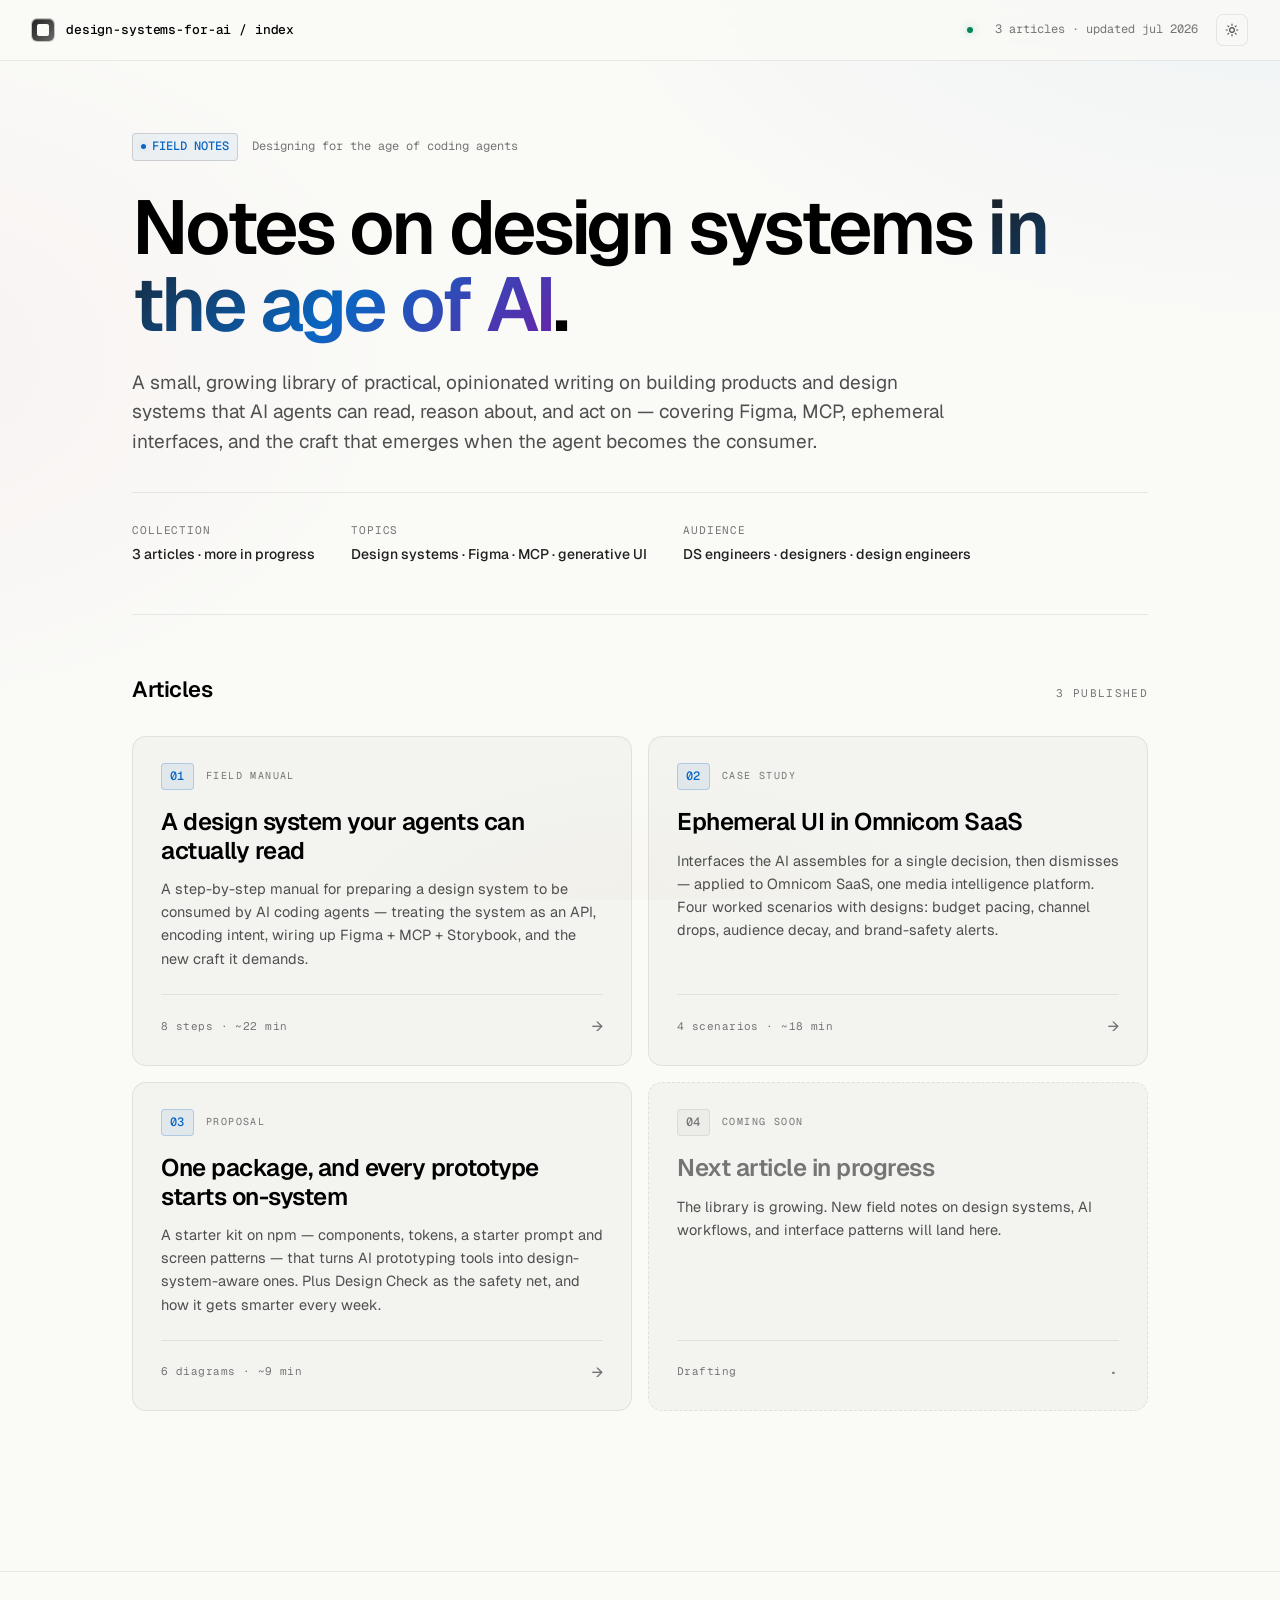
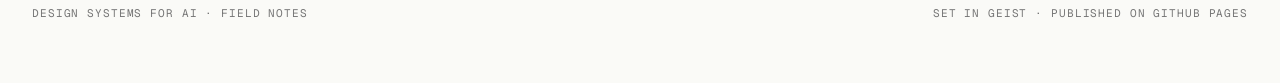
<file: index.html>
<!doctype html>
<html lang="en">
<head>
<meta charset="utf-8" />
<meta name="viewport" content="width=device-width, initial-scale=1" />
<title>Design Systems for AI — Field Notes</title>
<meta name="description" content="A small library of practical, opinionated writing on designing products and design systems for the age of AI coding agents — Figma, MCP, ephemeral UI, and the new craft." />
<meta name="theme-color" content="#0a0a0a" media="(prefers-color-scheme: dark)" />
<meta name="theme-color" content="#fafaf7" media="(prefers-color-scheme: light)" />
<script>
  // No-flash theme init — runs before any paint
  (function () {
    try {
      var saved = localStorage.getItem('theme');
      var prefersLight = window.matchMedia('(prefers-color-scheme: light)').matches;
      var theme = saved || (prefersLight ? 'light' : 'dark');
      document.documentElement.setAttribute('data-theme', theme);
    } catch (e) {
      document.documentElement.setAttribute('data-theme', 'dark');
    }
  })();
</script>
<link rel="preconnect" href="https://fonts.googleapis.com">
<link rel="preconnect" href="https://fonts.gstatic.com" crossorigin>
<link href="https://fonts.googleapis.com/css2?family=Geist:wght@300;400;500;600;700;800;900&family=Geist+Mono:wght@400;500;600&display=swap" rel="stylesheet">
<link rel="stylesheet" href="assets/styles.css">
<link rel="stylesheet" href="assets/home.css">
</head>
<body>

<header class="topbar">
  <div class="topbar-inner">
    <a class="brand" href="#top">
      <span class="brand-mark"></span>
      <span>design-systems-for-ai / index</span>
    </a>
    <div class="topbar-right">
      <div class="topbar-meta">
        <span class="dot"></span>
        <span>3 articles · updated jul 2026</span>
      </div>
      <button type="button" class="theme-toggle" data-theme-toggle aria-label="Toggle colour scheme">
        <svg class="icon-moon" width="14" height="14" viewBox="0 0 24 24" fill="none" aria-hidden="true">
          <path d="M21 12.79A9 9 0 1 1 11.21 3 7 7 0 0 0 21 12.79z" stroke="currentColor" stroke-width="2" stroke-linecap="round" stroke-linejoin="round"/>
        </svg>
        <svg class="icon-sun" width="14" height="14" viewBox="0 0 24 24" fill="none" aria-hidden="true">
          <circle cx="12" cy="12" r="4" stroke="currentColor" stroke-width="2"/>
          <path d="M12 2v2M12 20v2M4.93 4.93l1.41 1.41M17.66 17.66l1.41 1.41M2 12h2M20 12h2M4.93 19.07l1.41-1.41M17.66 6.34l1.41-1.41" stroke="currentColor" stroke-width="2" stroke-linecap="round"/>
        </svg>
      </button>
    </div>
  </div>
</header>

<div class="home" id="top">
  <main class="home-main">

    <!-- ============================ HERO =================================== -->
    <section class="hero">
      <div class="eyebrow">
        <span class="badge">FIELD NOTES</span>
        <span>Designing for the age of coding agents</span>
      </div>
      <h1 class="hero-title">Notes on design systems <span class="accent">in the age of AI</span>.</h1>
      <p class="hero-deck">
        A small, growing library of practical, opinionated writing on building
        products and design systems that AI agents can read, reason about, and
        act on — covering Figma, MCP, ephemeral interfaces, and the craft that
        emerges when the agent becomes the consumer.
      </p>
      <div class="hero-meta-row">
        <div class="hero-meta-item">
          <div class="k">Collection</div>
          <div class="v">3 articles · more in progress</div>
        </div>
        <div class="hero-meta-item">
          <div class="k">Topics</div>
          <div class="v">Design systems · Figma · MCP · generative UI</div>
        </div>
        <div class="hero-meta-item">
          <div class="k">Audience</div>
          <div class="v">DS engineers · designers · design engineers</div>
        </div>
      </div>
    </section>

    <!-- ============================ INDEX ================================== -->
    <section>
      <div class="index-head">
        <h2>Articles</h2>
        <span class="index-count">3 published</span>
      </div>

      <div class="card-grid">

        <a class="card" href="articles/design-systems-for-ai.html">
          <div class="card-top">
            <span class="card-index">01</span>
            <span class="card-tag">Field Manual</span>
          </div>
          <h3 class="card-title">A design system your agents can actually read</h3>
          <p class="card-desc">
            A step-by-step manual for preparing a design system to be consumed by
            AI coding agents — treating the system as an API, encoding intent,
            wiring up Figma + MCP + Storybook, and the new craft it demands.
          </p>
          <div class="card-foot">
            <span class="card-meta">8 steps · ~22 min</span>
            <span class="card-arrow">→</span>
          </div>
        </a>

        <a class="card" href="articles/ephemeral-ui.html">
          <div class="card-top">
            <span class="card-index">02</span>
            <span class="card-tag">Case Study</span>
          </div>
          <h3 class="card-title">Ephemeral UI in Omnicom SaaS</h3>
          <p class="card-desc">
            Interfaces the AI assembles for a single decision, then dismisses —
            applied to Omnicom SaaS, one media intelligence platform. Four worked
            scenarios with designs: budget pacing, channel drops, audience decay,
            and brand-safety alerts.
          </p>
          <div class="card-foot">
            <span class="card-meta">4 scenarios · ~18 min</span>
            <span class="card-arrow">→</span>
          </div>
        </a>

        <a class="card" href="articles/starter-kit.html">
          <div class="card-top">
            <span class="card-index">03</span>
            <span class="card-tag">Proposal</span>
          </div>
          <h3 class="card-title">One package, and every prototype starts on-system</h3>
          <p class="card-desc">
            A starter kit on npm — components, tokens, a starter prompt and
            screen patterns — that turns AI prototyping tools into
            design-system-aware ones. Plus Design Check as the safety net, and
            how it gets smarter every week.
          </p>
          <div class="card-foot">
            <span class="card-meta">6 diagrams · ~9 min</span>
            <span class="card-arrow">→</span>
          </div>
        </a>

        <div class="card soon">
          <div class="card-top">
            <span class="card-index">04</span>
            <span class="card-tag">Coming soon</span>
          </div>
          <h3 class="card-title">Next article in progress</h3>
          <p class="card-desc">
            The library is growing. New field notes on design systems, AI
            workflows, and interface patterns will land here.
          </p>
          <div class="card-foot">
            <span class="card-meta">Drafting</span>
            <span class="card-arrow">·</span>
          </div>
        </div>

      </div>
    </section>

  </main>
</div>

<footer class="foot">
  <div class="foot-inner">
    <div>Design Systems for AI · Field Notes</div>
    <div>Set in Geist · published on GitHub Pages</div>
  </div>
</footer>

<script src="assets/app.js"></script>
</body>
</html>
</file>
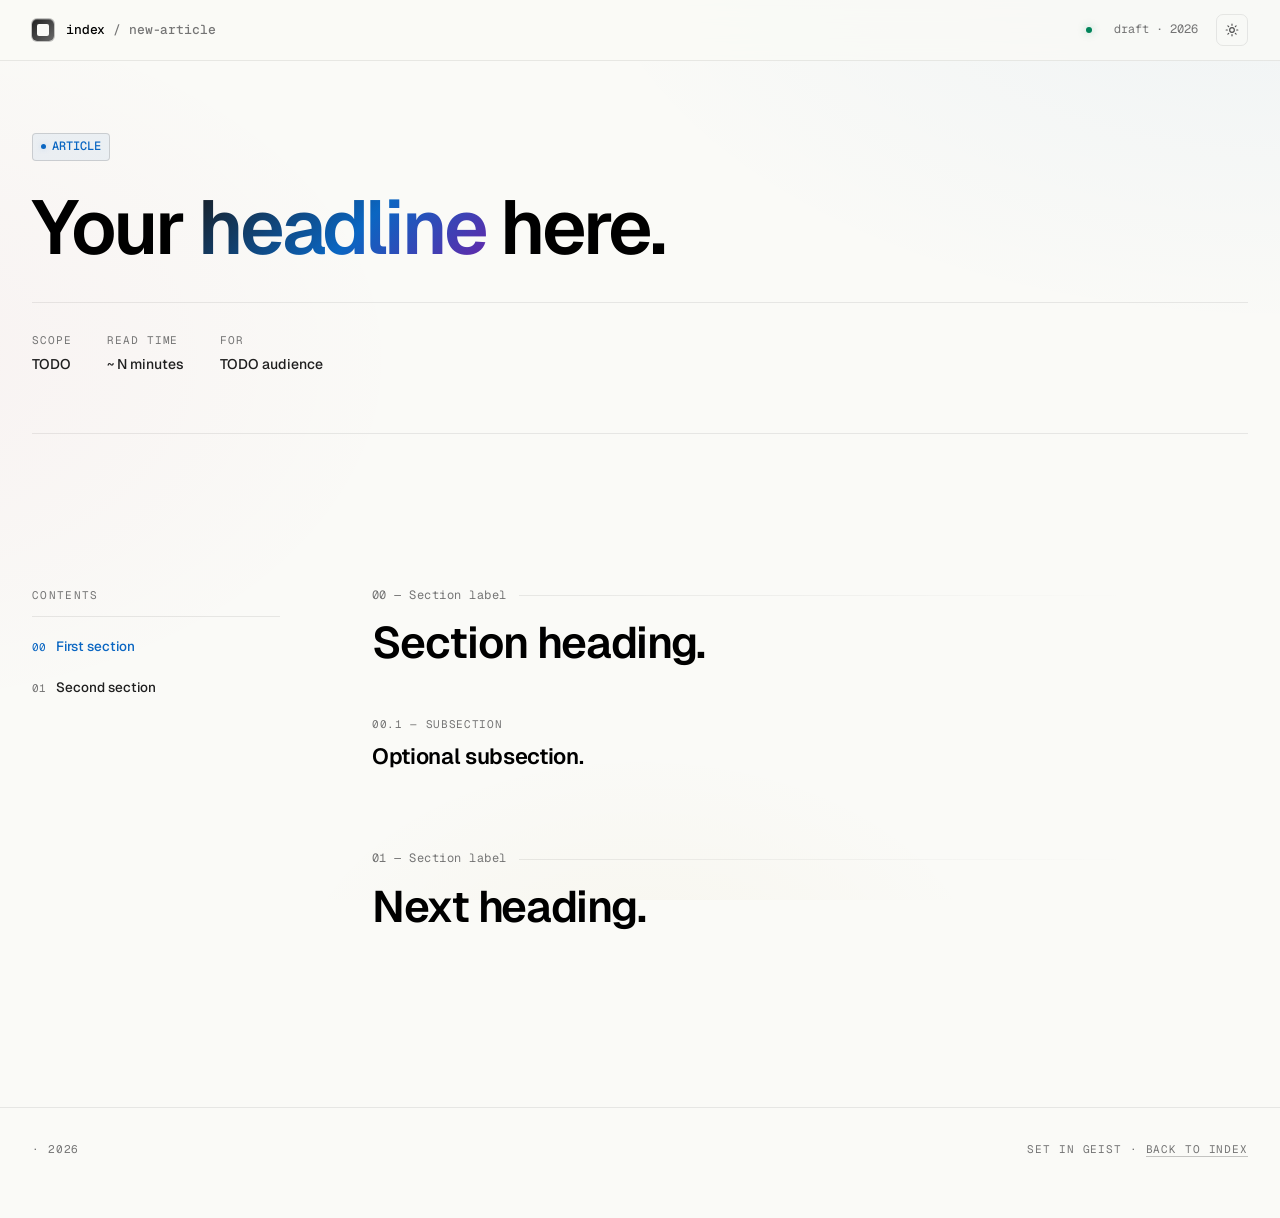
<file: articles/_template.html>
<!doctype html>
<html lang="en">
<head>
<meta charset="utf-8" />
<meta name="viewport" content="width=device-width, initial-scale=1" />
<!-- TODO: set the article title and description -->
<title>New Article — Design Systems for AI</title>
<meta name="description" content="TODO: one-sentence summary of this article." />
<meta name="theme-color" content="#0a0a0a" media="(prefers-color-scheme: dark)" />
<meta name="theme-color" content="#fafaf7" media="(prefers-color-scheme: light)" />
<script>
  // No-flash theme init — runs before any paint. Keep inline.
  (function () {
    try {
      var saved = localStorage.getItem('theme');
      var prefersLight = window.matchMedia('(prefers-color-scheme: light)').matches;
      var theme = saved || (prefersLight ? 'light' : 'dark');
      document.documentElement.setAttribute('data-theme', theme);
    } catch (e) {
      document.documentElement.setAttribute('data-theme', 'dark');
    }
  })();
</script>
<link rel="preconnect" href="https://fonts.googleapis.com">
<link rel="preconnect" href="https://fonts.gstatic.com" crossorigin>
<link href="https://fonts.googleapis.com/css2?family=Geist:wght@300;400;500;600;700;800;900&family=Geist+Mono:wght@400;500;600&display=swap" rel="stylesheet">
<link rel="stylesheet" href="../assets/styles.css">
<!-- Optional: page-specific styles. Create ../assets/<name>.css and link it here. -->
</head>
<body>

<header class="topbar">
  <div class="topbar-inner">
    <a class="brand" href="../index.html">
      <span class="brand-mark"></span>
      <!-- TODO: replace the slug after "index /" -->
      <span class="brand-crumb"><span class="brand-home">index</span> / new-article</span>
    </a>
    <div class="topbar-right">
      <div class="topbar-meta">
        <span class="dot"></span>
        <span>draft · 2026</span>
      </div>
      <button type="button" class="theme-toggle" data-theme-toggle aria-label="Toggle colour scheme">
        <svg class="icon-moon" width="14" height="14" viewBox="0 0 24 24" fill="none" aria-hidden="true">
          <path d="M21 12.79A9 9 0 1 1 11.21 3 7 7 0 0 0 21 12.79z" stroke="currentColor" stroke-width="2" stroke-linecap="round" stroke-linejoin="round"/>
        </svg>
        <svg class="icon-sun" width="14" height="14" viewBox="0 0 24 24" fill="none" aria-hidden="true">
          <circle cx="12" cy="12" r="4" stroke="currentColor" stroke-width="2"/>
          <path d="M12 2v2M12 20v2M4.93 4.93l1.41 1.41M17.66 17.66l1.41 1.41M2 12h2M20 12h2M4.93 19.07l1.41-1.41M17.66 6.34l1.41-1.41" stroke="currentColor" stroke-width="2" stroke-linecap="round"/>
        </svg>
      </button>
    </div>
  </div>
</header>

<div class="container" id="top">
  <div class="layout">

    <!-- ============================ HERO =================================== -->
    <section class="hero">
      <div class="eyebrow">
        <span class="badge">ARTICLE</span>
        <span><!-- TODO: short kicker --></span>
      </div>
      <h1 class="hero-title"><!-- TODO: headline --> Your <span class="accent">headline</span> here.</h1>
      <p class="hero-deck"><!-- TODO: one-paragraph deck that sells the article. --></p>
      <div class="hero-meta-row">
        <div class="hero-meta-item"><div class="k">Scope</div><div class="v">TODO</div></div>
        <div class="hero-meta-item"><div class="k">Read time</div><div class="v">~ N minutes</div></div>
        <div class="hero-meta-item"><div class="k">For</div><div class="v">TODO audience</div></div>
      </div>
    </section>

    <!-- ============================ TOC ==================================== -->
    <!-- The TOC auto-highlights based on section ids via app.js. Keep hrefs in sync with section ids. -->
    <aside class="toc">
      <div class="toc-title">Contents</div>
      <ol>
        <li><a href="#section-1">First section</a></li>
        <li><a href="#section-2">Second section</a></li>
        <!-- TODO: add an <li> per section -->
      </ol>
    </aside>

    <!-- ============================ CONTENT ================================ -->
    <main class="content">

      <!-- ===== Copy this <section> block for each new section ============ -->
      <section class="section" id="section-1">
        <div class="section-num">00 — Section label</div>
        <h2 class="section-title">Section heading.</h2>
        <p class="section-lede"><!-- TODO: a lede sentence introducing the section. --></p>

        <p><!-- TODO: body text. Use <strong> for emphasis, <em> for asides. --></p>

        <!-- Optional building blocks you can reuse from styles.css:

          <div class="callout">
            <div class="callout-label">Note</div>
            <p>An aside. Variants: callout warning, callout success.</p>
          </div>

          <pre class="code-block" data-lang="text">
your code or schema here
          </pre>

          <p class="pull">A pull quote.<span class="by">Attribution</span></p>
        -->

        <div class="subsection" id="section-1-sub">
          <div class="subsection-num">00.1 — Subsection</div>
          <h3 class="subsection-title">Optional subsection.</h3>
          <p><!-- TODO --></p>
        </div>
      </section>

      <section class="section" id="section-2">
        <div class="section-num">01 — Section label</div>
        <h2 class="section-title">Next heading.</h2>
        <p class="section-lede"><!-- TODO --></p>
        <p><!-- TODO --></p>
      </section>

    </main>
  </div>
</div>

<footer class="foot">
  <div class="foot-inner">
    <div><!-- TODO: footer label --> · 2026</div>
    <div>Set in Geist · <a href="../index.html" style="color:inherit;text-decoration:none;border-bottom:1px solid var(--border-strong)">back to index</a></div>
  </div>
</footer>

<script src="../assets/app.js"></script>
</body>
</html>
</file>
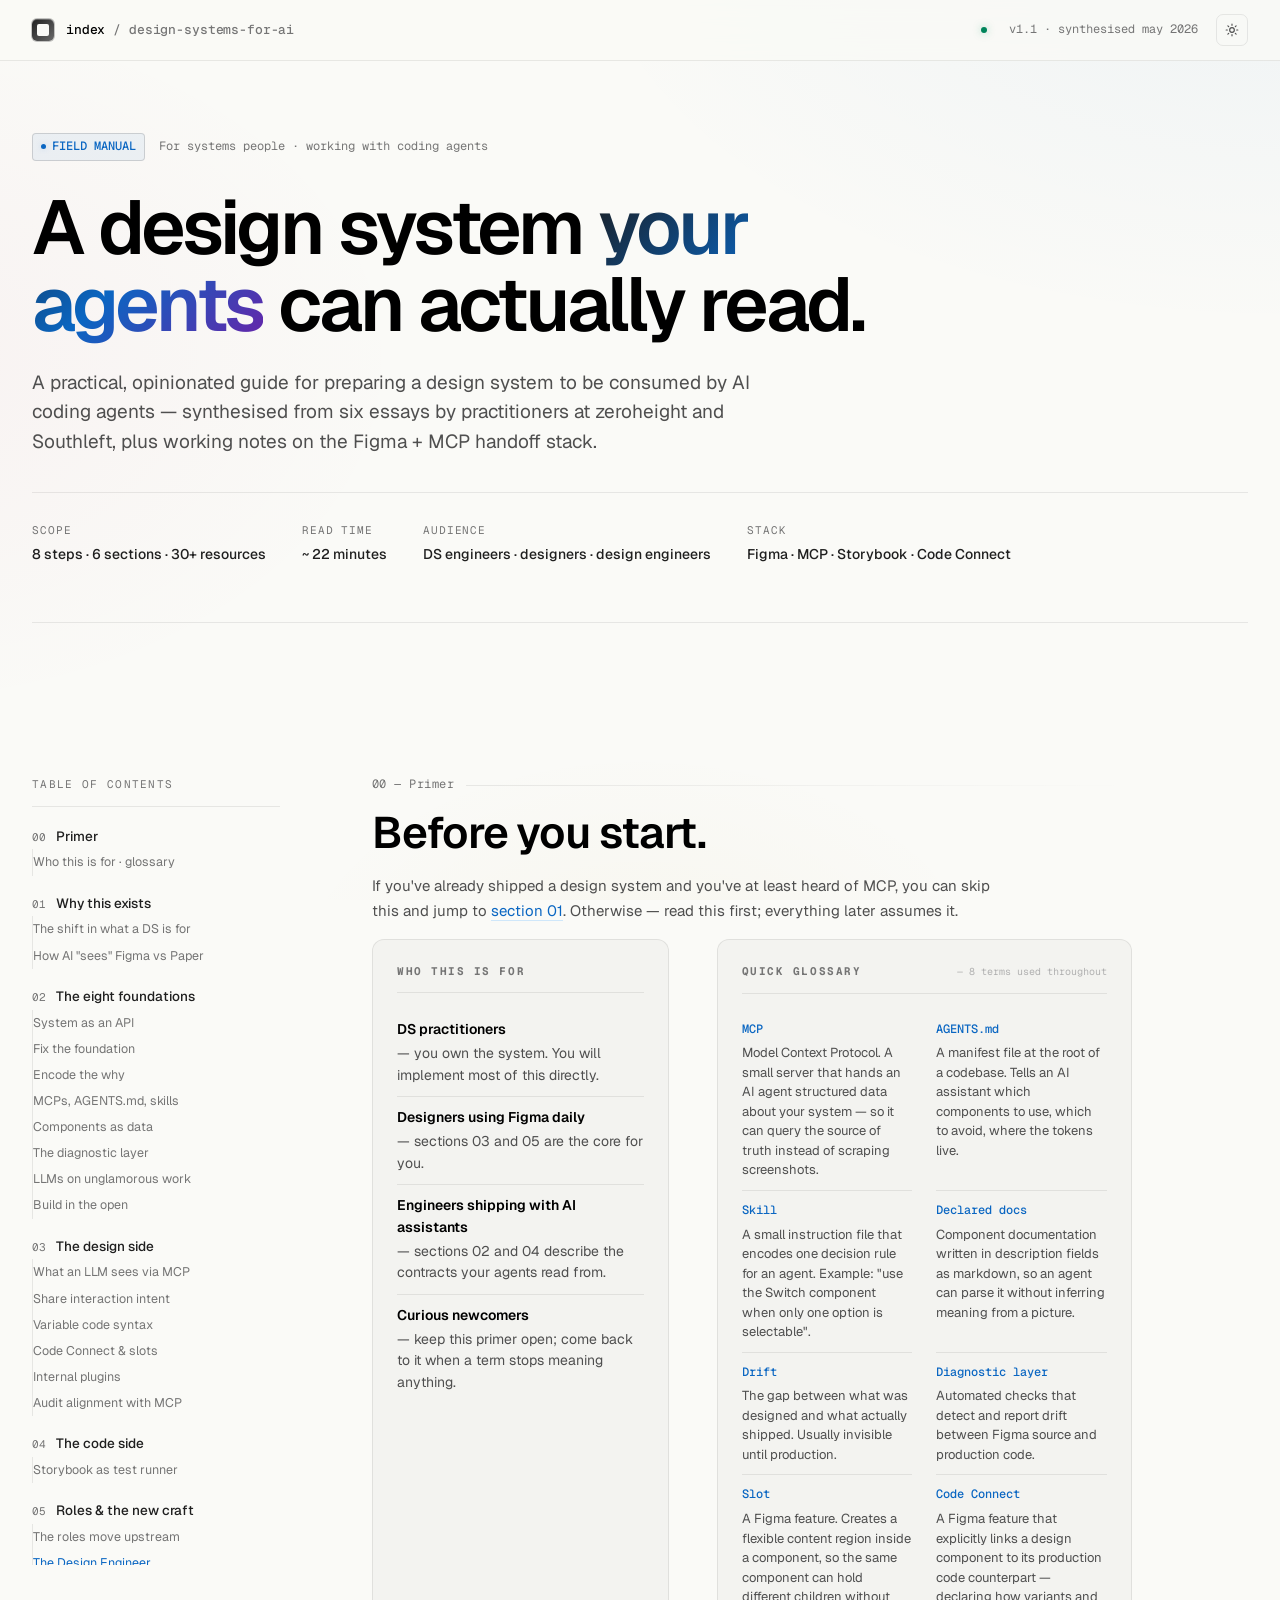
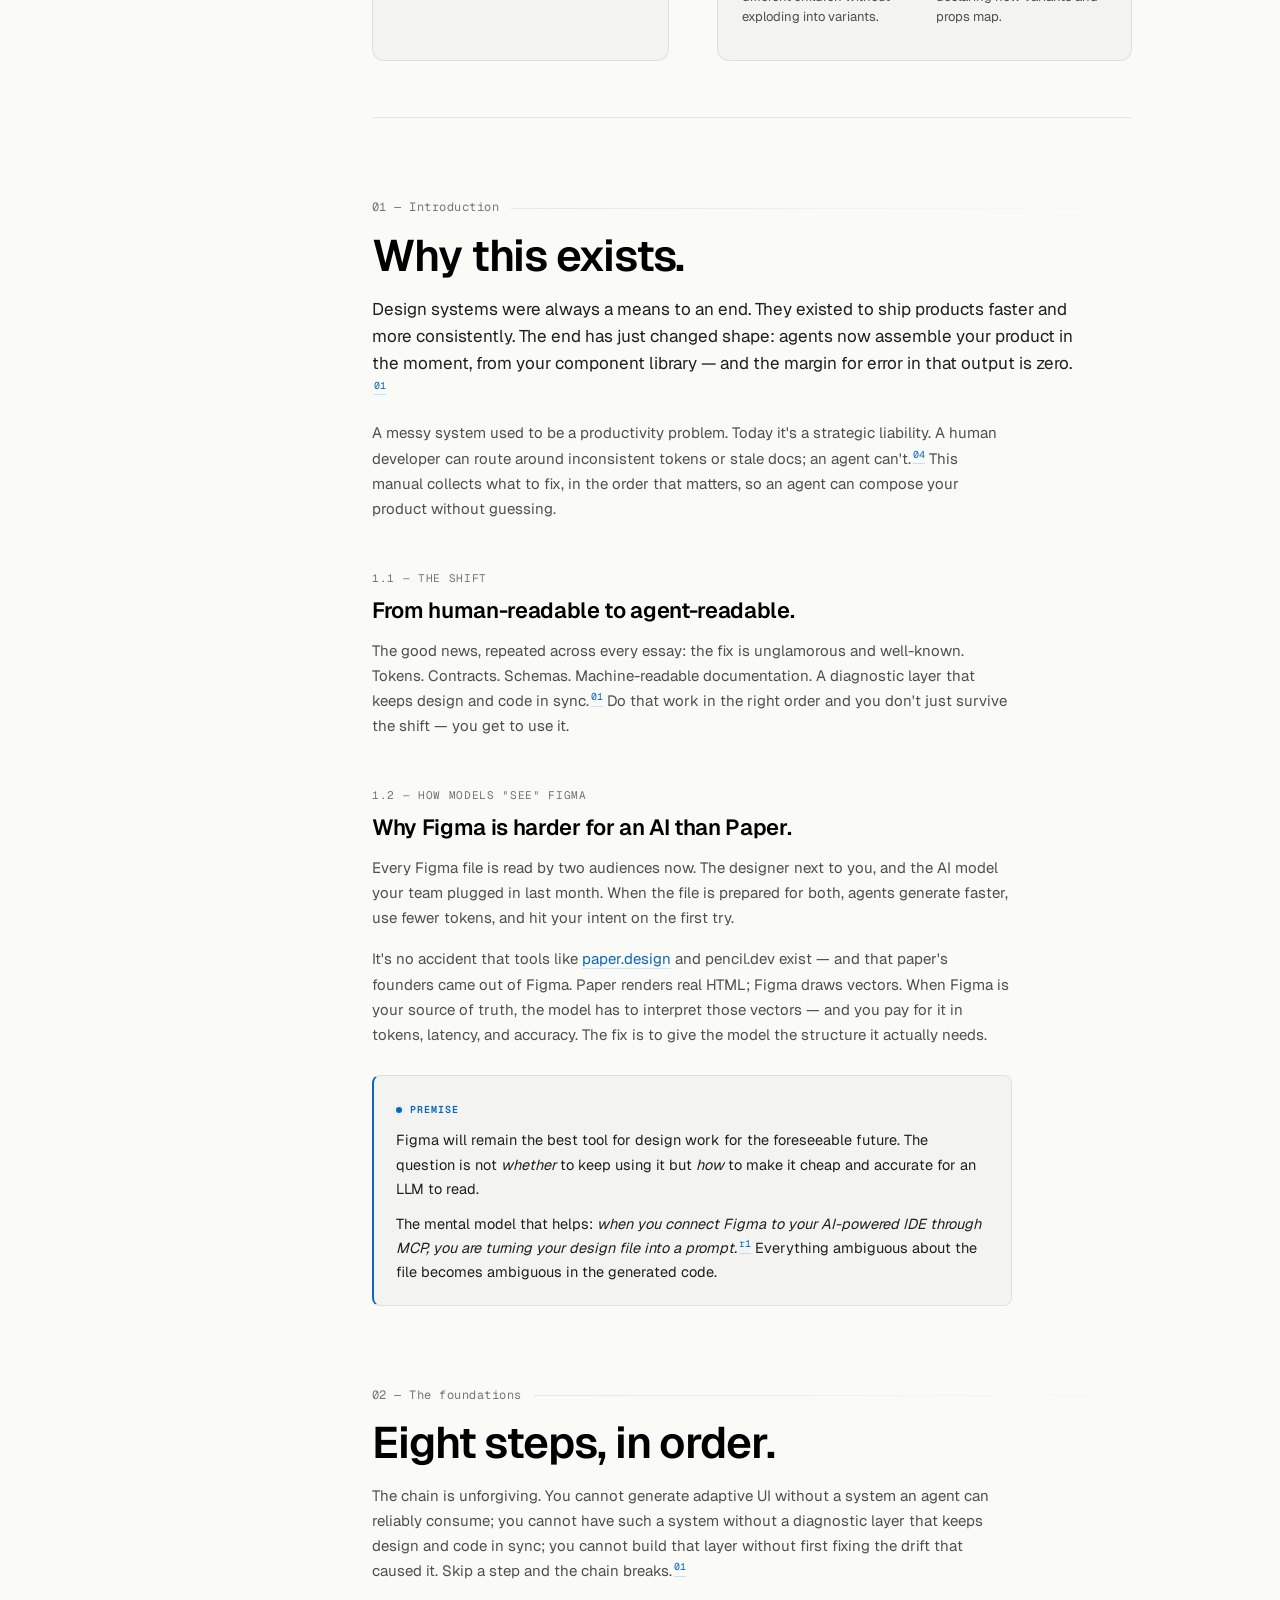
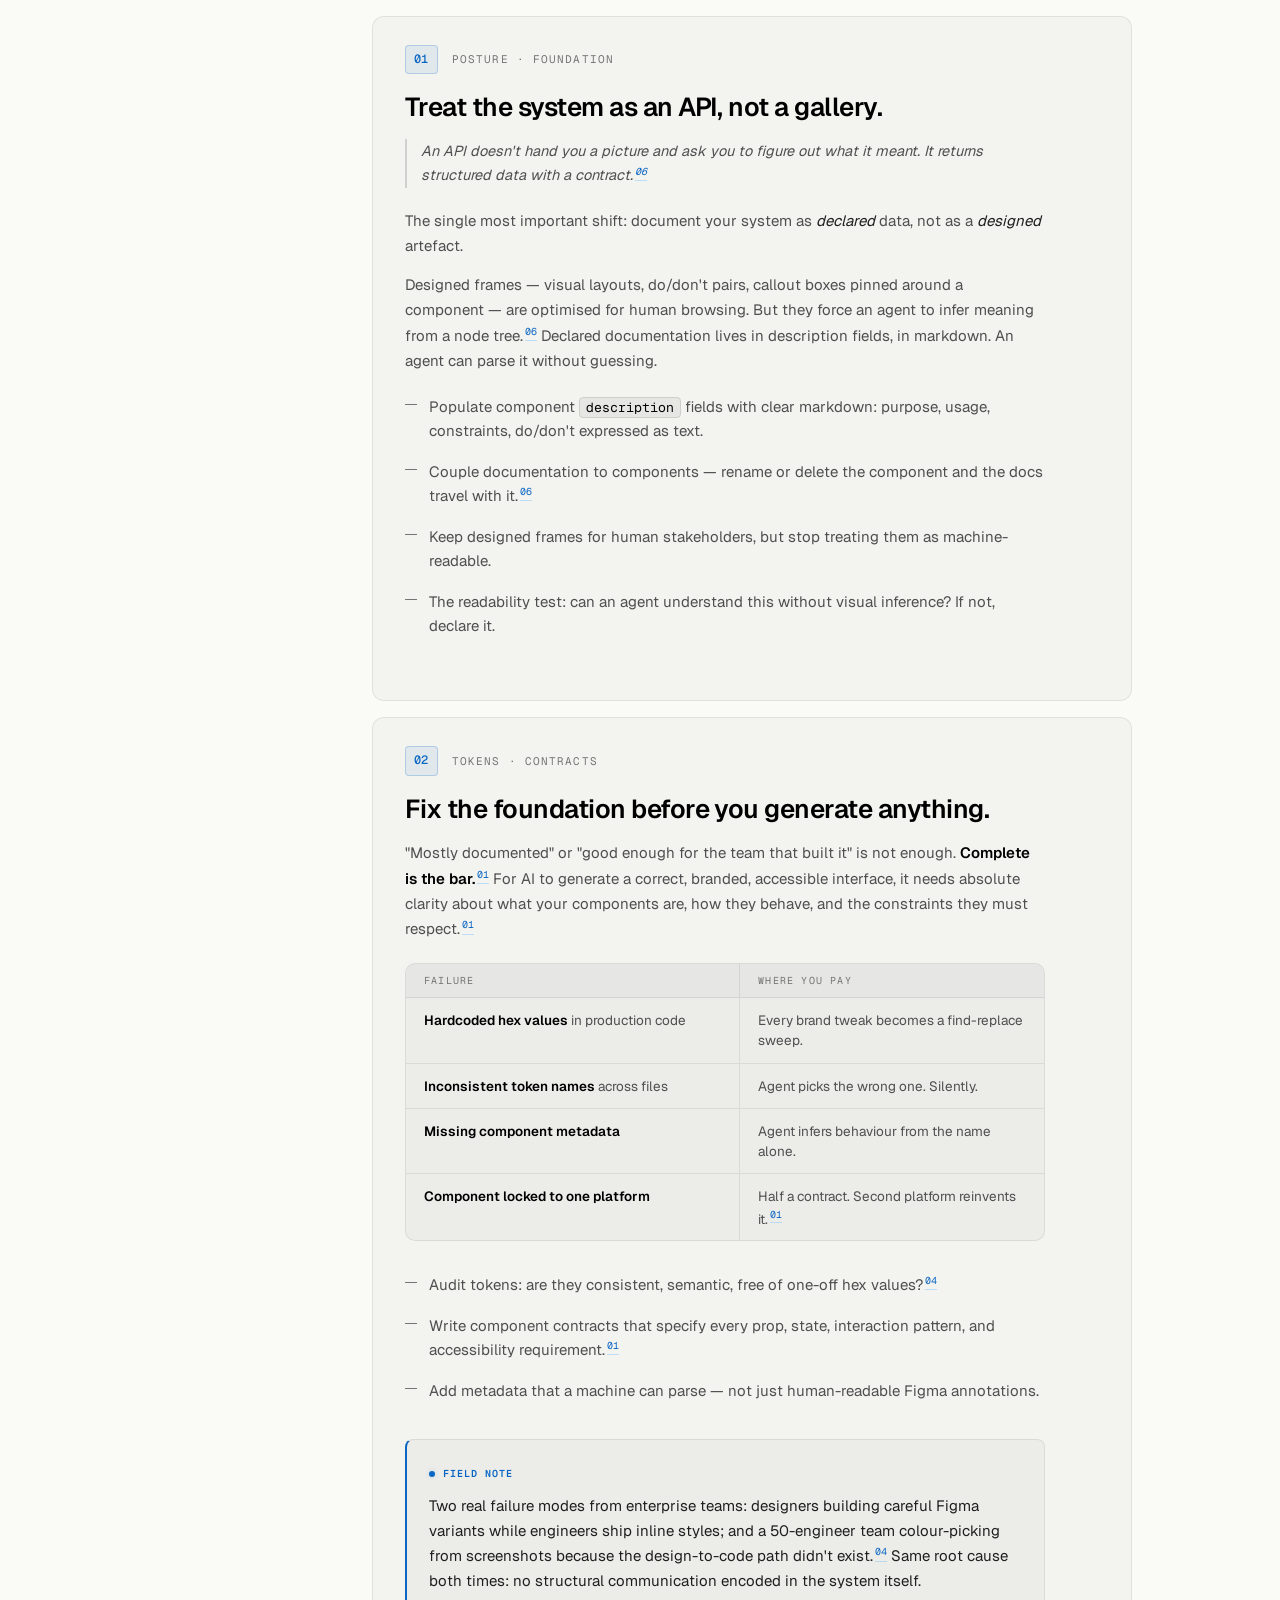
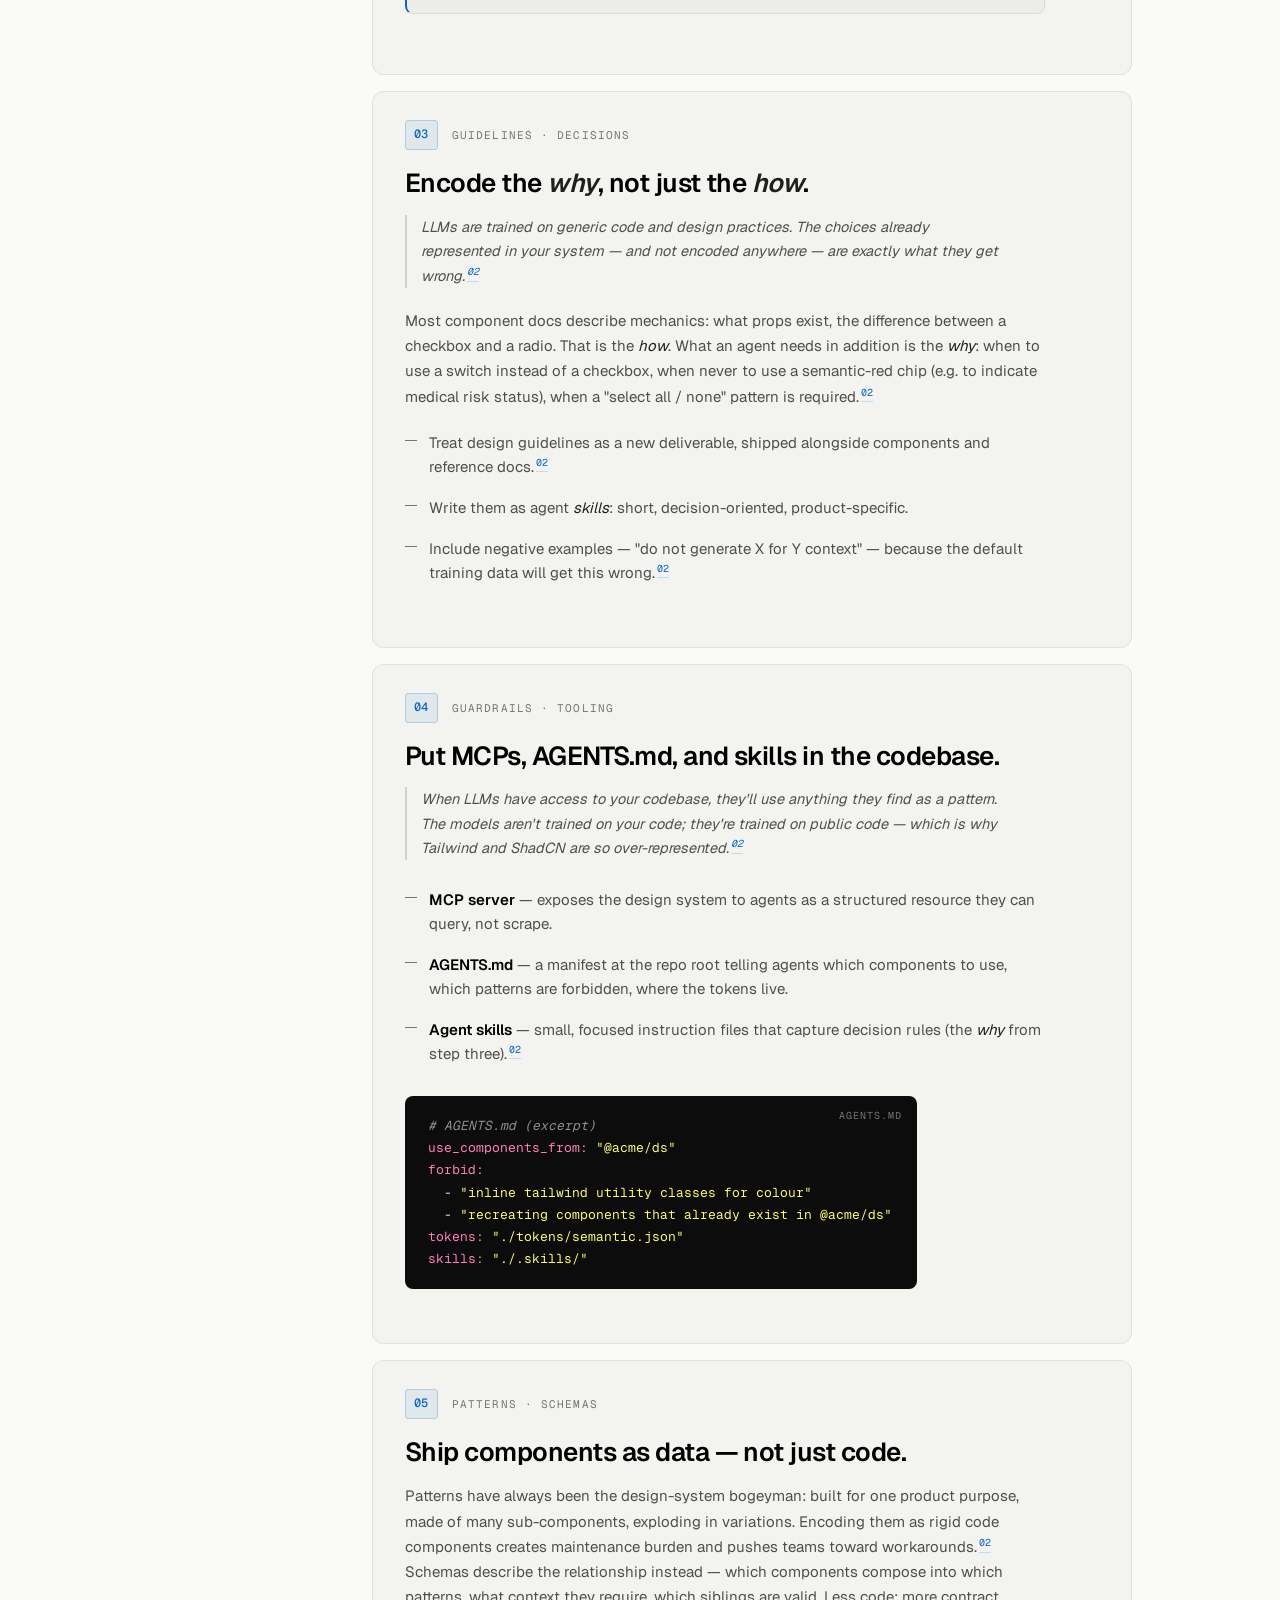
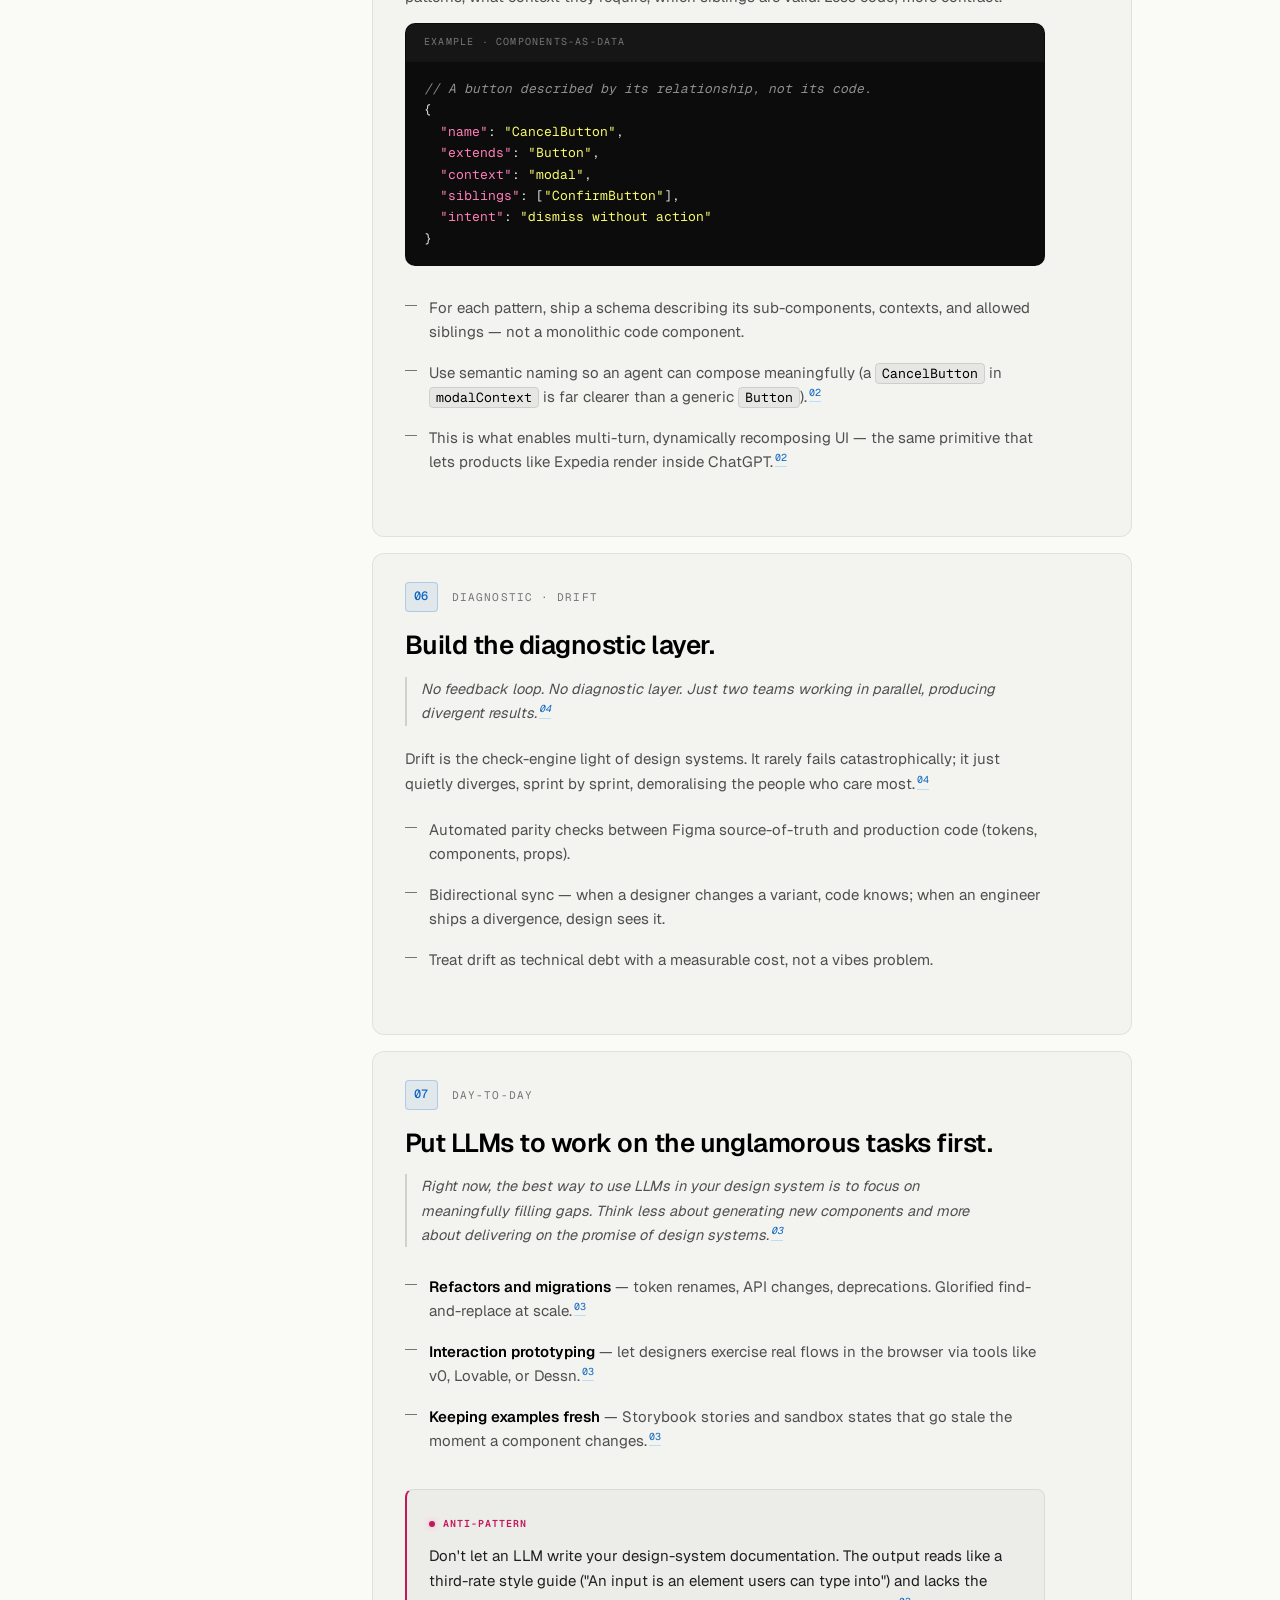
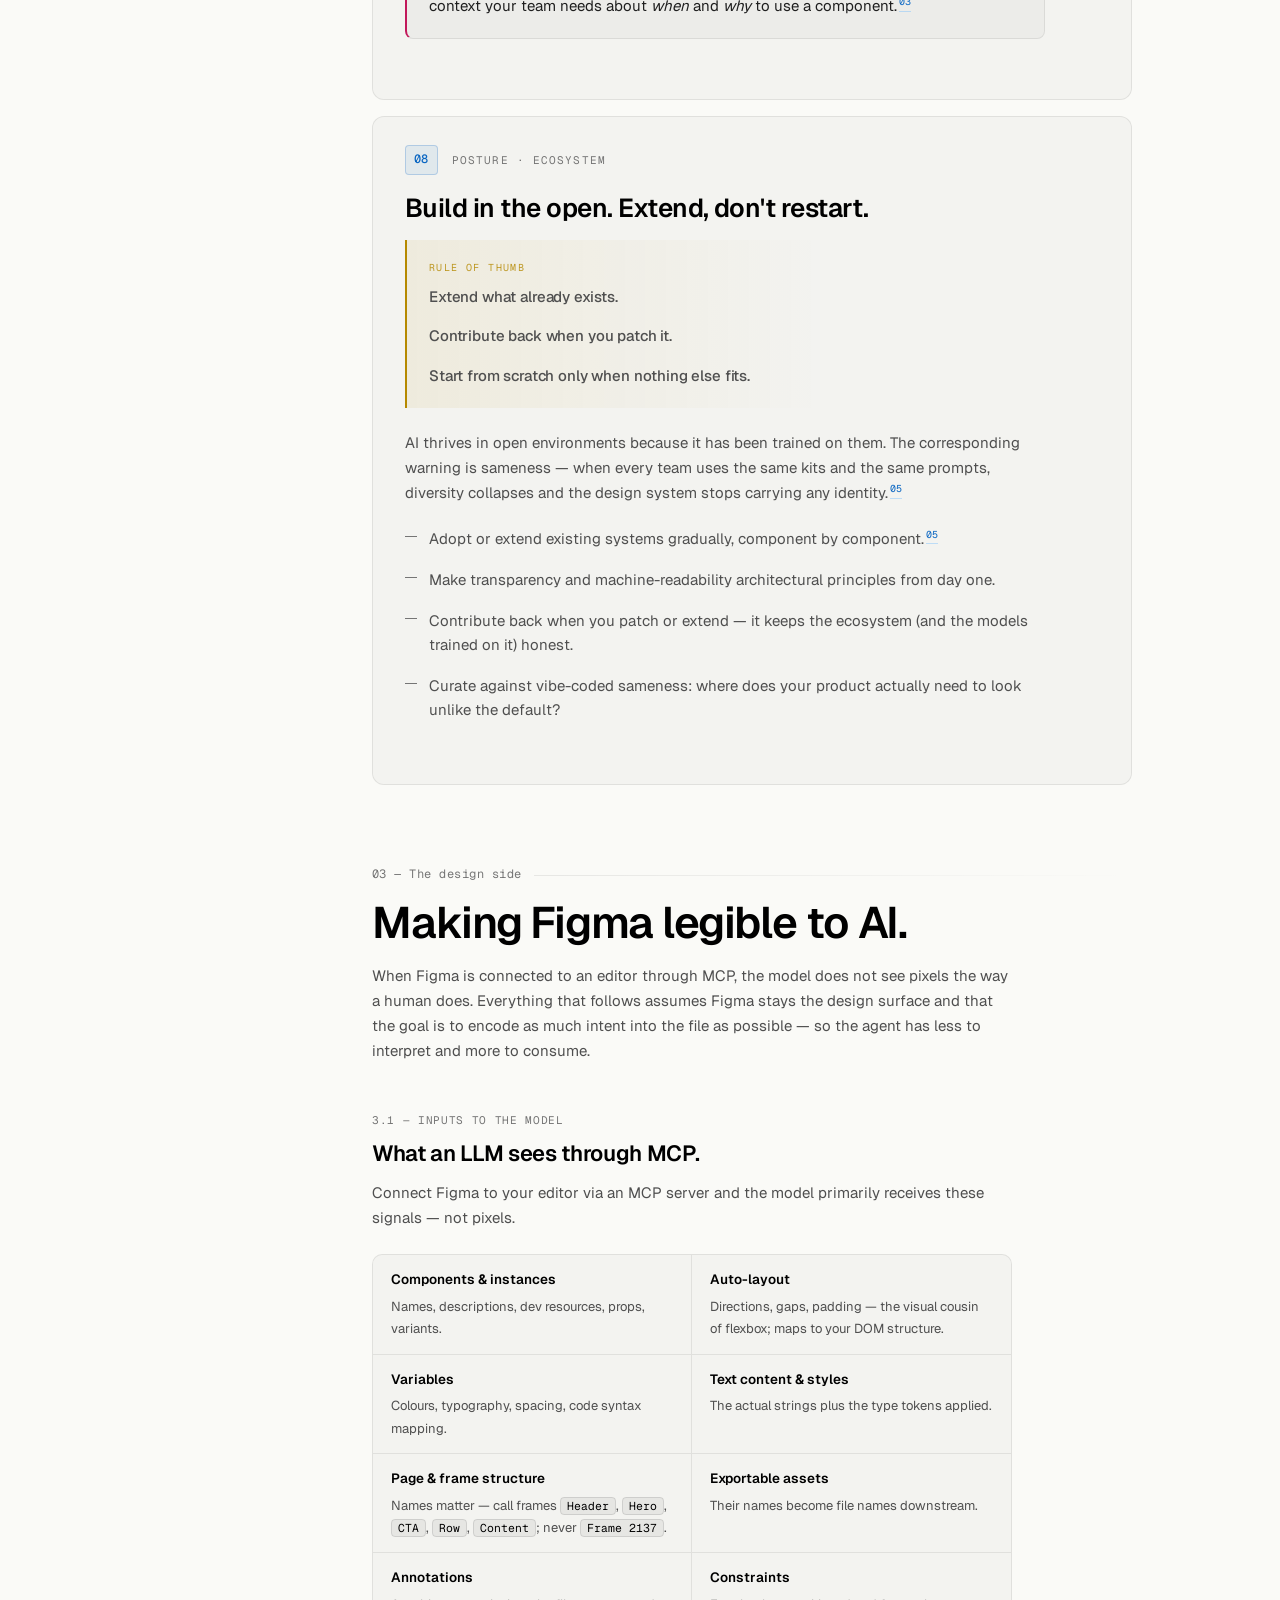
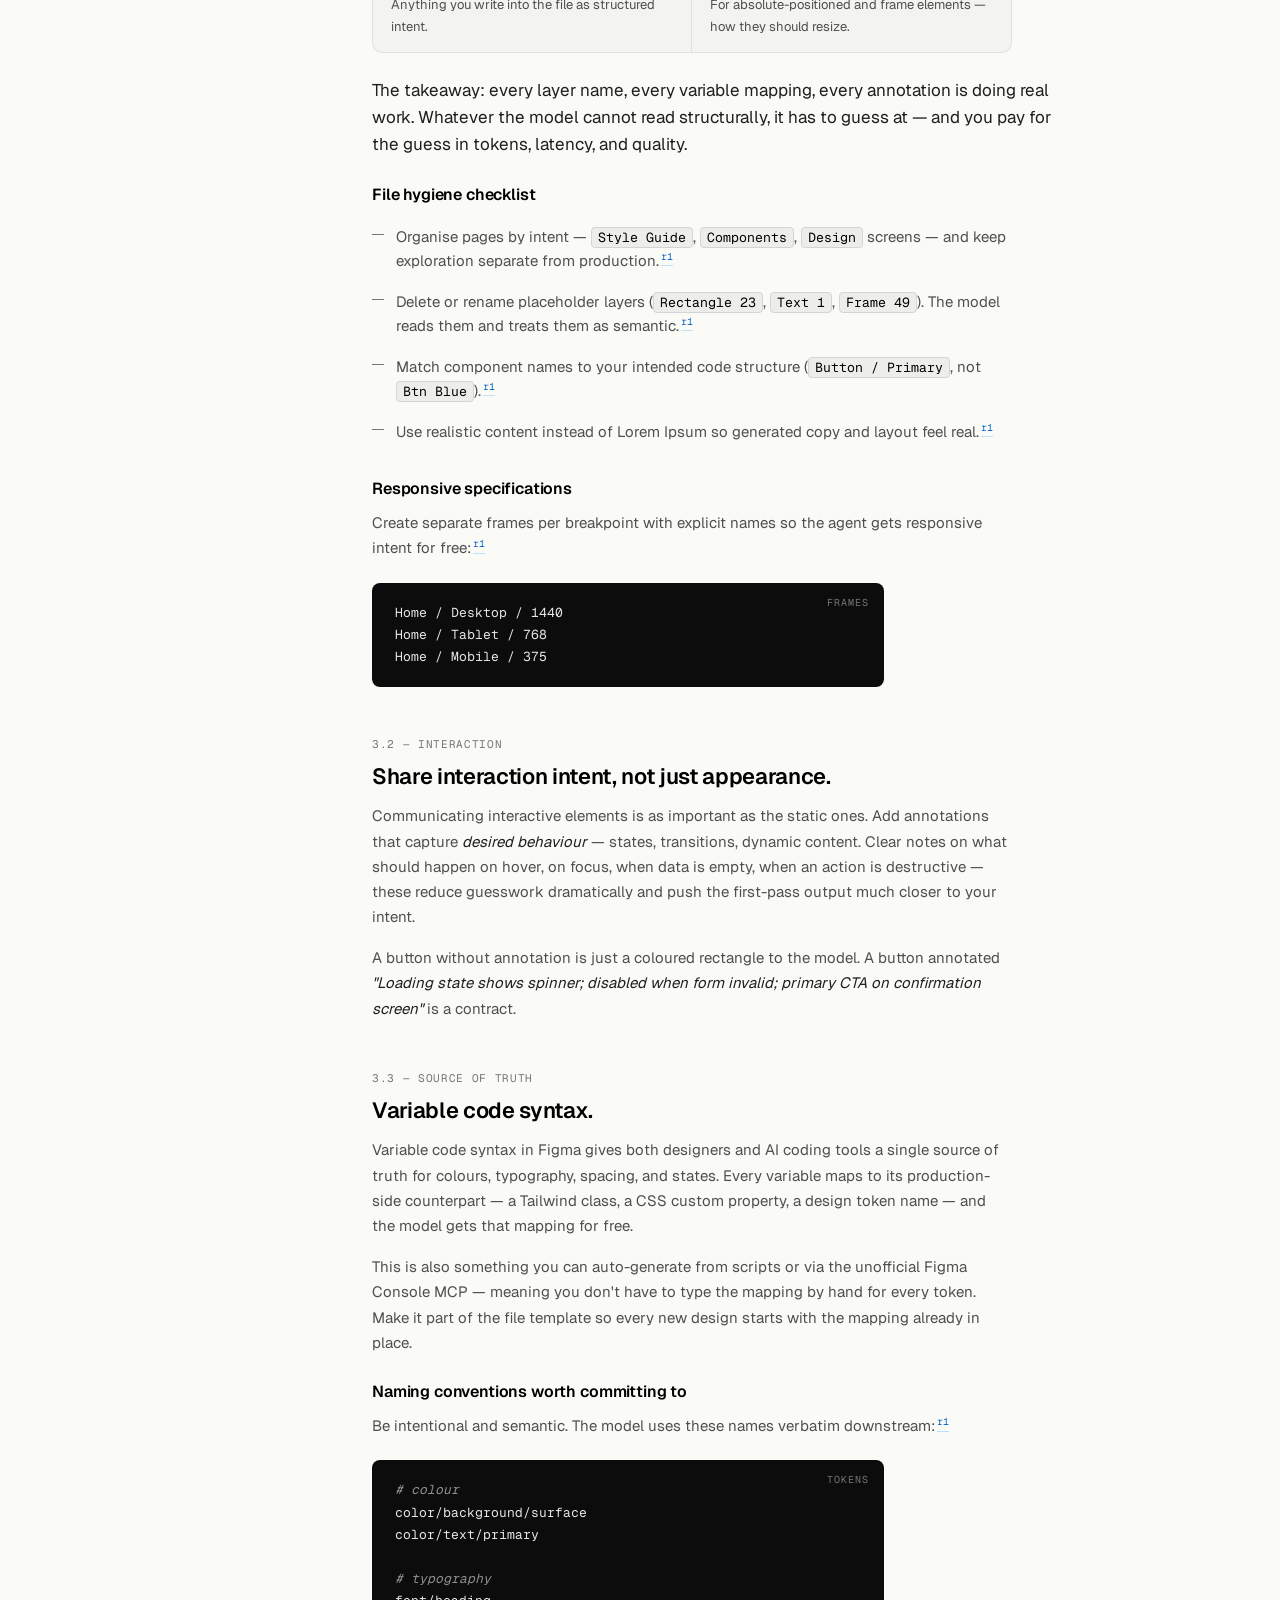
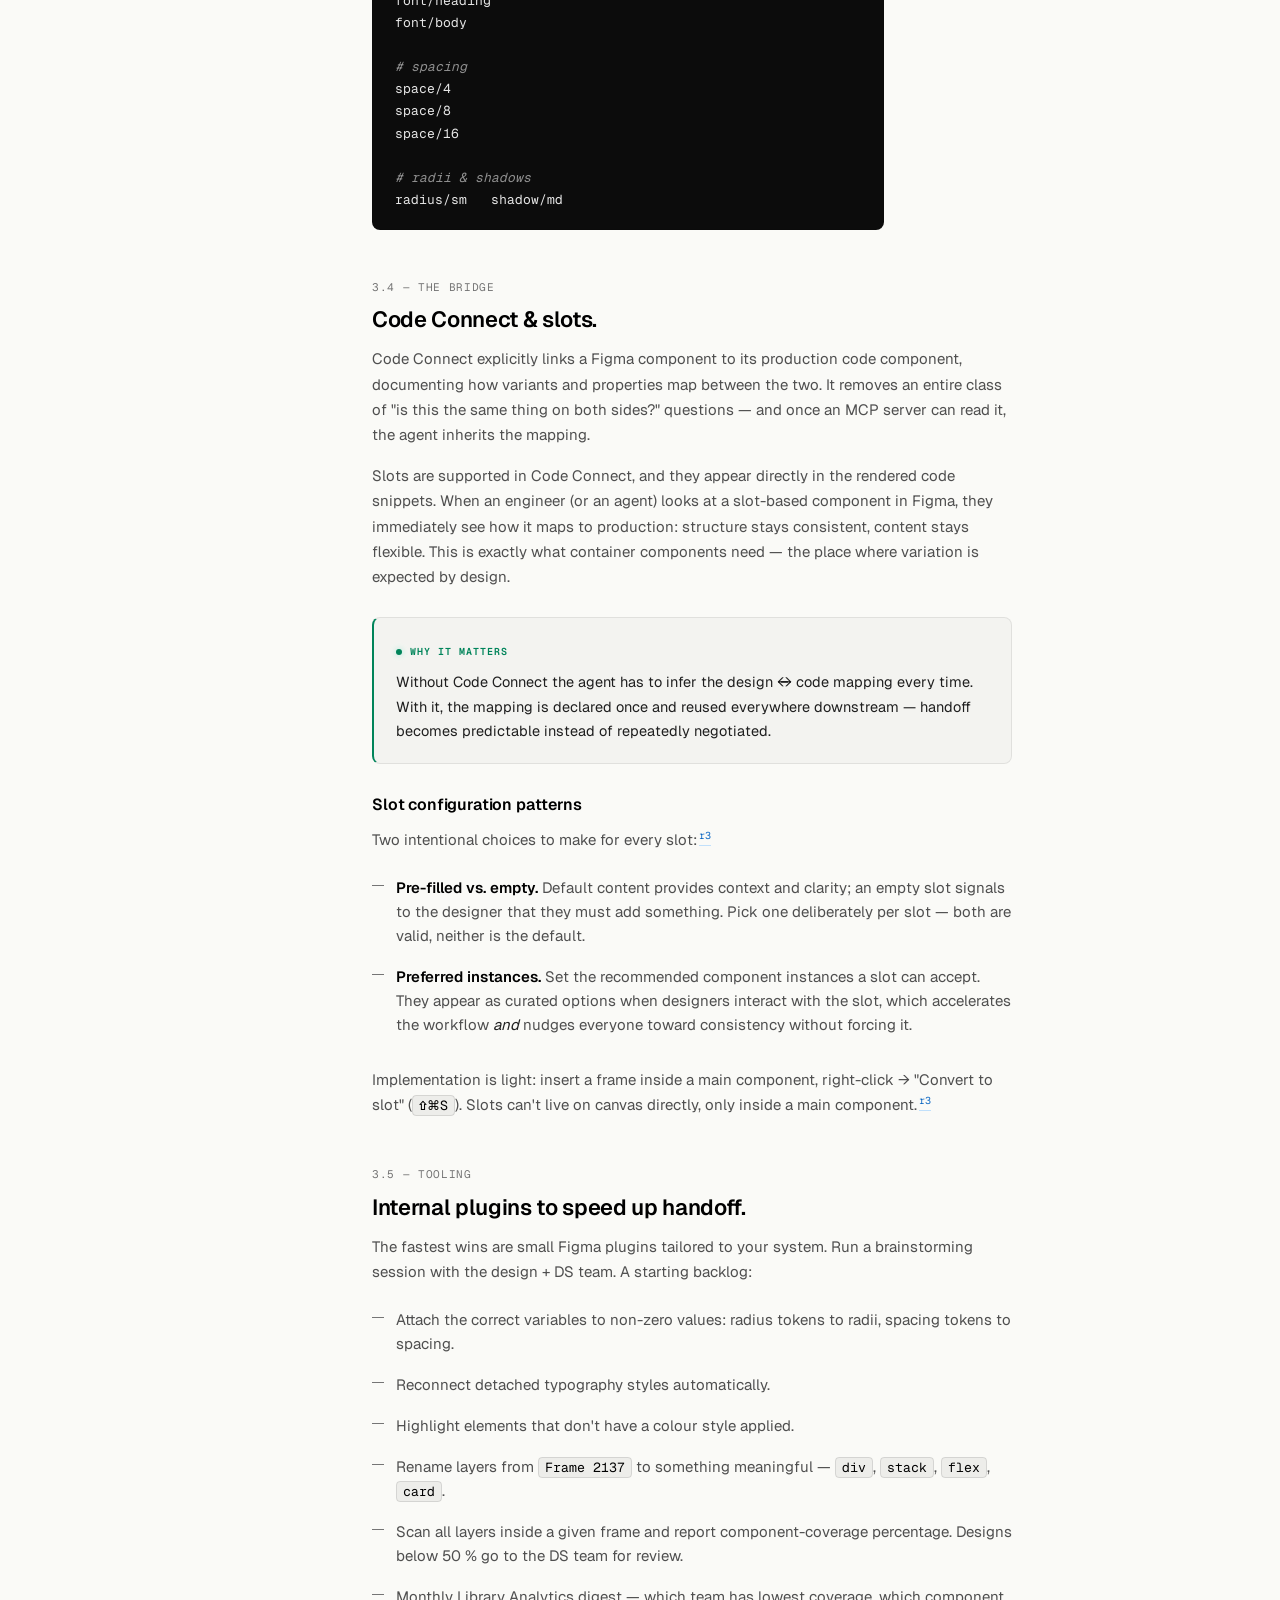
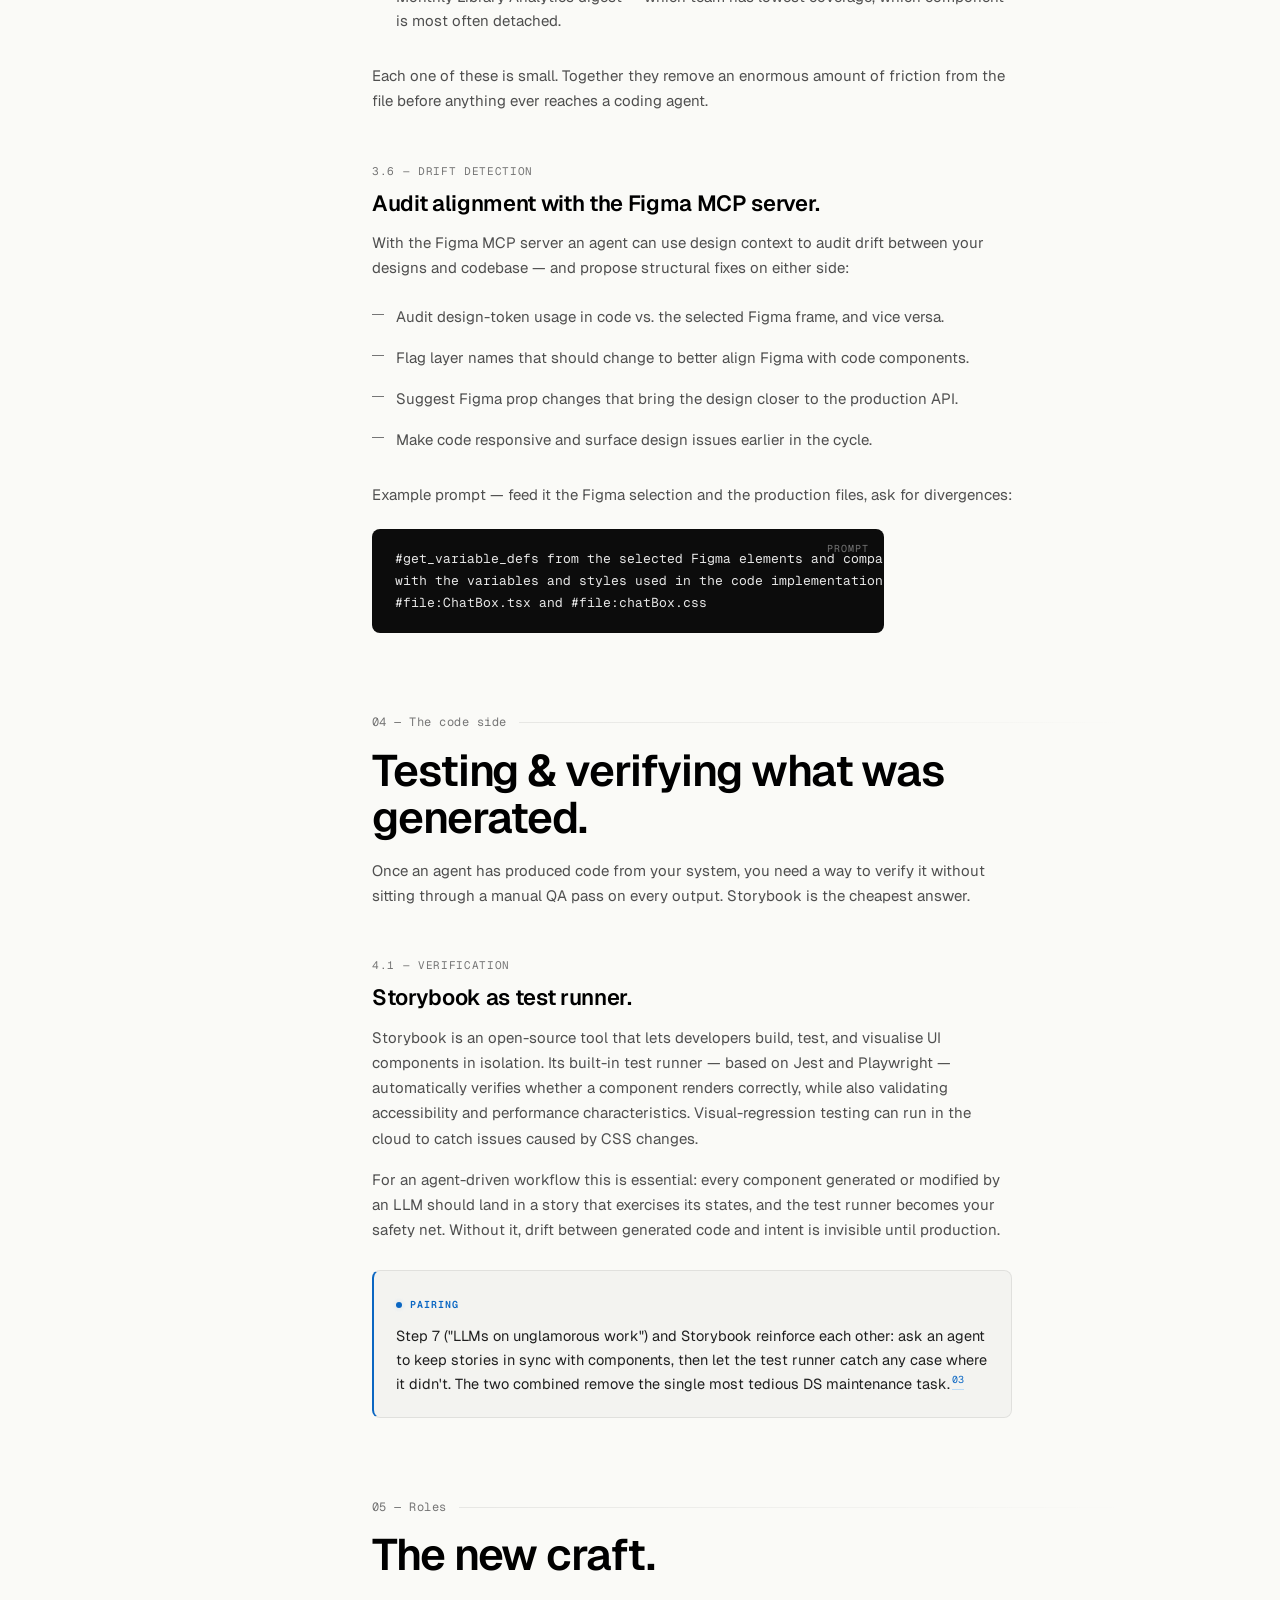
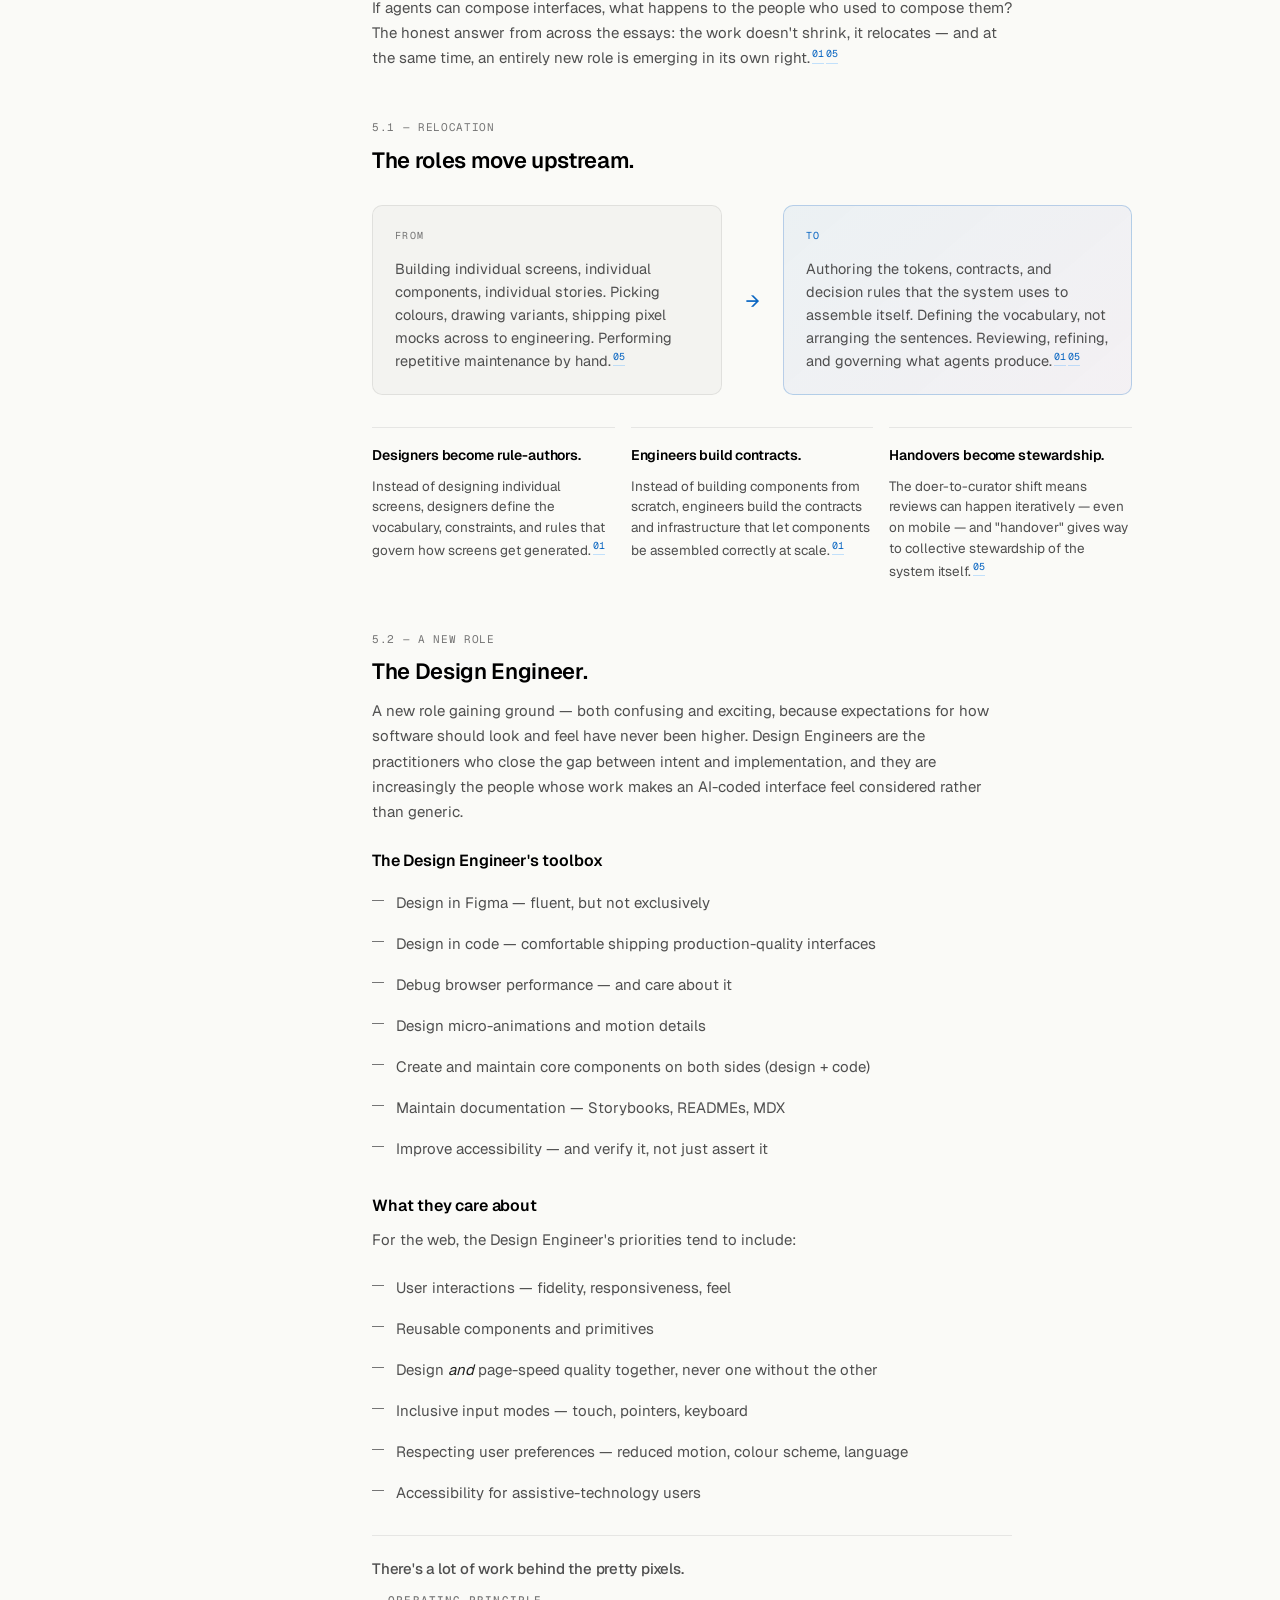
<file: articles/design-systems-for-ai.html>
<!doctype html>
<html lang="en">
<head>
<meta charset="utf-8" />
<meta name="viewport" content="width=device-width, initial-scale=1" />
<title>Design Systems for AI Coding — A Field Manual</title>
<meta name="description" content="A practical, step-by-step field manual for preparing a design system to be consumed by AI coding agents. Synthesised from essays by zeroheight, Southleft, and notes on the Figma+MCP workflow." />
<meta name="theme-color" content="#0a0a0a" media="(prefers-color-scheme: dark)" />
<meta name="theme-color" content="#fafaf7" media="(prefers-color-scheme: light)" />
<script>
  // No-flash theme init — runs before any paint
  (function () {
    try {
      var saved = localStorage.getItem('theme');
      var prefersLight = window.matchMedia('(prefers-color-scheme: light)').matches;
      var theme = saved || (prefersLight ? 'light' : 'dark');
      document.documentElement.setAttribute('data-theme', theme);
    } catch (e) {
      document.documentElement.setAttribute('data-theme', 'dark');
    }
  })();
</script>
<link rel="preconnect" href="https://fonts.googleapis.com">
<link rel="preconnect" href="https://fonts.gstatic.com" crossorigin>
<link href="https://fonts.googleapis.com/css2?family=Geist:wght@300;400;500;600;700;800;900&family=Geist+Mono:wght@400;500;600&display=swap" rel="stylesheet">
<link rel="stylesheet" href="../assets/styles.css">
</head>
<body>

<header class="topbar">
  <div class="topbar-inner">
    <a class="brand" href="../index.html">
      <span class="brand-mark"></span>
      <span class="brand-crumb"><span class="brand-home">index</span> / design-systems-for-ai</span>
    </a>
    <div class="topbar-right">
      <div class="topbar-meta">
        <span class="dot"></span>
        <span>v1.1 · synthesised may 2026</span>
      </div>
      <button type="button" class="theme-toggle" data-theme-toggle aria-label="Toggle colour scheme">
        <svg class="icon-moon" width="14" height="14" viewBox="0 0 24 24" fill="none" aria-hidden="true">
          <path d="M21 12.79A9 9 0 1 1 11.21 3 7 7 0 0 0 21 12.79z" stroke="currentColor" stroke-width="2" stroke-linecap="round" stroke-linejoin="round"/>
        </svg>
        <svg class="icon-sun" width="14" height="14" viewBox="0 0 24 24" fill="none" aria-hidden="true">
          <circle cx="12" cy="12" r="4" stroke="currentColor" stroke-width="2"/>
          <path d="M12 2v2M12 20v2M4.93 4.93l1.41 1.41M17.66 17.66l1.41 1.41M2 12h2M20 12h2M4.93 19.07l1.41-1.41M17.66 6.34l1.41-1.41" stroke="currentColor" stroke-width="2" stroke-linecap="round"/>
        </svg>
      </button>
    </div>
  </div>
</header>

<div class="container" id="top">
  <div class="layout">

    <!-- ============================ HERO =================================== -->
    <section class="hero">
      <div class="eyebrow">
        <span class="badge">FIELD MANUAL</span>
        <span>For systems people · working with coding agents</span>
      </div>
      <h1 class="hero-title">A design system <span class="accent">your agents</span> can actually read.</h1>
      <p class="hero-deck">
        A practical, opinionated guide for preparing a design system to be
        consumed by AI coding agents — synthesised from six essays by
        practitioners at zeroheight and Southleft, plus working notes on the
        Figma + MCP handoff stack.
      </p>
      <div class="hero-meta-row">
        <div class="hero-meta-item">
          <div class="k">Scope</div>
          <div class="v">8 steps · 6 sections · 30+ resources</div>
        </div>
        <div class="hero-meta-item">
          <div class="k">Read time</div>
          <div class="v">~ 22 minutes</div>
        </div>
        <div class="hero-meta-item">
          <div class="k">Audience</div>
          <div class="v">DS engineers · designers · design engineers</div>
        </div>
        <div class="hero-meta-item">
          <div class="k">Stack</div>
          <div class="v">Figma · MCP · Storybook · Code Connect</div>
        </div>
      </div>
    </section>

    <!-- ============================ TOC ==================================== -->
    <aside class="toc">
      <div class="toc-title">Table of contents</div>
      <ol>
        <li>
          <a href="#primer">Primer</a>
          <ol class="toc-sub">
            <li><a href="#primer">Who this is for · glossary</a></li>
          </ol>
        </li>
        <li>
          <a href="#intro">Why this exists</a>
          <ol class="toc-sub">
            <li><a href="#intro-shift">The shift in what a DS is for</a></li>
            <li><a href="#intro-figma">How AI "sees" Figma vs Paper</a></li>
          </ol>
        </li>
        <li>
          <a href="#steps">The eight foundations</a>
          <ol class="toc-sub">
            <li><a href="#step-1">System as an API</a></li>
            <li><a href="#step-2">Fix the foundation</a></li>
            <li><a href="#step-3">Encode the why</a></li>
            <li><a href="#step-4">MCPs, AGENTS.md, skills</a></li>
            <li><a href="#step-5">Components as data</a></li>
            <li><a href="#step-6">The diagnostic layer</a></li>
            <li><a href="#step-7">LLMs on unglamorous work</a></li>
            <li><a href="#step-8">Build in the open</a></li>
          </ol>
        </li>
        <li>
          <a href="#design-side">The design side</a>
          <ol class="toc-sub">
            <li><a href="#ds-mcp">What an LLM sees via MCP</a></li>
            <li><a href="#ds-intent">Share interaction intent</a></li>
            <li><a href="#ds-variables">Variable code syntax</a></li>
            <li><a href="#ds-codeconnect">Code Connect &amp; slots</a></li>
            <li><a href="#ds-plugins">Internal plugins</a></li>
            <li><a href="#ds-audit">Audit alignment with MCP</a></li>
          </ol>
        </li>
        <li>
          <a href="#code-side">The code side</a>
          <ol class="toc-sub">
            <li><a href="#cs-storybook">Storybook as test runner</a></li>
          </ol>
        </li>
        <li>
          <a href="#roles">Roles &amp; the new craft</a>
          <ol class="toc-sub">
            <li><a href="#roles-upstream">The roles move upstream</a></li>
            <li><a href="#roles-de">The Design Engineer</a></li>
          </ol>
        </li>
        <li>
          <a href="#risks">Risks &amp; traps</a>
          <ol class="toc-sub">
            <li><a href="#risk-hallucination">Hallucinated files</a></li>
            <li><a href="#risk-sameness">Sameness creep</a></li>
            <li><a href="#risk-bias">Bias &amp; a11y blind spots</a></li>
            <li><a href="#risk-multimodal">Multimodal as shortcut</a></li>
            <li><a href="#risk-docs">LLM-written docs</a></li>
            <li><a href="#risk-finishline">DS as finish line</a></li>
          </ol>
        </li>
        <li>
          <a href="#checklist">Readiness checklist</a>
        </li>
        <li>
          <a href="#sources">Sources &amp; further reading</a>
          <ol class="toc-sub">
            <li><a href="#sources-primary">Primary essays</a></li>
            <li><a href="#sources-resources">Further reading</a></li>
          </ol>
        </li>
      </ol>
    </aside>

    <!-- ============================ CONTENT ================================ -->
    <main class="content">

      <!-- ===== 00 PRIMER ================================================= -->
      <section class="section primer" id="primer">
        <div class="section-num">00 — Primer</div>
        <h2 class="section-title">Before you start.</h2>
        <p class="section-lede">If you've already shipped a design system and you've at least heard of MCP, you can skip this and jump to <a href="#intro">section 01</a>. Otherwise — read this first; everything later assumes it.</p>

        <div class="primer-grid">
          <div class="primer-block">
            <h3 class="primer-h3">Who this is for</h3>
            <ul class="primer-list">
              <li><strong>DS practitioners</strong> — you own the system. You will implement most of this directly.</li>
              <li><strong>Designers using Figma daily</strong> — sections 03 and 05 are the core for you.</li>
              <li><strong>Engineers shipping with AI assistants</strong> — sections 02 and 04 describe the contracts your agents read from.</li>
              <li><strong>Curious newcomers</strong> — keep this primer open; come back to it when a term stops meaning anything.</li>
            </ul>
          </div>
          <div class="primer-block">
            <h3 class="primer-h3">Quick glossary <span class="primer-h3-aside">— 8 terms used throughout</span></h3>
            <dl class="glossary">
              <div class="gloss">
                <dt>MCP</dt>
                <dd>Model Context Protocol. A small server that hands an AI agent structured data about your system — so it can query the source of truth instead of scraping screenshots.</dd>
              </div>
              <div class="gloss">
                <dt>AGENTS.md</dt>
                <dd>A manifest file at the root of a codebase. Tells an AI assistant which components to use, which to avoid, where the tokens live.</dd>
              </div>
              <div class="gloss">
                <dt>Skill</dt>
                <dd>A small instruction file that encodes one decision rule for an agent. Example: "use the Switch component when only one option is selectable".</dd>
              </div>
              <div class="gloss">
                <dt>Declared docs</dt>
                <dd>Component documentation written in description fields as markdown, so an agent can parse it without inferring meaning from a picture.</dd>
              </div>
              <div class="gloss">
                <dt>Drift</dt>
                <dd>The gap between what was designed and what actually shipped. Usually invisible until production.</dd>
              </div>
              <div class="gloss">
                <dt>Diagnostic layer</dt>
                <dd>Automated checks that detect and report drift between Figma source and production code.</dd>
              </div>
              <div class="gloss">
                <dt>Slot</dt>
                <dd>A Figma feature. Creates a flexible content region inside a component, so the same component can hold different children without exploding into variants.</dd>
              </div>
              <div class="gloss">
                <dt>Code Connect</dt>
                <dd>A Figma feature that explicitly links a design component to its production code counterpart — declaring how variants and props map.</dd>
              </div>
            </dl>
          </div>
        </div>
      </section>

      <!-- ===== 01 INTRO ================================================== -->
      <section class="section" id="intro">
        <div class="section-num">01 — Introduction</div>
        <h2 class="section-title">Why this exists.</h2>
        <p class="lead">
          Design systems were always a means to an end. They existed to ship
          products faster and more consistently. The end has just changed
          shape: agents now assemble your product in the moment, from your
          component library — and the margin for error in that output is
          zero.<a class="cite" href="#s1">01</a>
        </p>
        <p>
          A messy system used to be a productivity problem. Today it's a
          strategic liability. A human developer can route around inconsistent
          tokens or stale docs; an agent can't.<a class="cite" href="#s4">04</a>
          This manual collects what to fix, in the order that matters, so an
          agent can compose your product without guessing.
        </p>

        <div class="subsection" id="intro-shift">
          <div class="subsection-num">1.1 — The shift</div>
          <h3 class="subsection-title">From human-readable to agent-readable.</h3>
          <p>
            The good news, repeated across every essay: the fix is
            unglamorous and well-known. Tokens. Contracts. Schemas.
            Machine-readable documentation. A diagnostic layer that keeps
            design and code in sync.<a class="cite" href="#s1">01</a> Do that
            work in the right order and you don't just survive the shift —
            you get to use it.
          </p>
        </div>

        <div class="subsection" id="intro-figma">
          <div class="subsection-num">1.2 — How models "see" Figma</div>
          <h3 class="subsection-title">Why Figma is harder for an AI than Paper.</h3>
          <p>
            Every Figma file is read by two audiences now. The designer next
            to you, and the AI model your team plugged in last month. When
            the file is prepared for both, agents generate faster, use fewer
            tokens, and hit your intent on the first try.
          </p>
          <p>
            It's no accident that tools like
            <a href="https://paper.design" target="_blank" rel="noopener">paper.design</a>
            and pencil.dev exist — and that paper's founders came out of
            Figma. Paper renders real HTML; Figma draws vectors. When Figma
            is your source of truth, the model has to interpret those
            vectors — and you pay for it in tokens, latency, and accuracy.
            The fix is to give the model the structure it actually needs.
          </p>
          <div class="callout">
            <div class="callout-label">Premise</div>
            <p>
              Figma will remain the best tool for design work for the
              foreseeable future. The question is not <em>whether</em> to keep
              using it but <em>how</em> to make it cheap and accurate for an
              LLM to read.
            </p>
            <p>
              The mental model that helps: <em>when you connect Figma to your
              AI-powered IDE through MCP, you are turning your design file
              into a prompt.</em><a class="cite" href="#r1">r1</a> Everything
              ambiguous about the file becomes ambiguous in the generated
              code.
            </p>
          </div>
        </div>
      </section>

      <!-- ===== 02 STEPS ================================================== -->
      <section class="section" id="steps">
        <div class="section-num">02 — The foundations</div>
        <h2 class="section-title">Eight steps, in order.</h2>
        <p class="section-lede">
          The chain is unforgiving. You cannot generate adaptive UI without a
          system an agent can reliably consume; you cannot have such a system
          without a diagnostic layer that keeps design and code in sync; you
          cannot build that layer without first fixing the drift that caused
          it. Skip a step and the chain breaks.<a class="cite" href="#s1">01</a>
        </p>

        <div class="steps-grid">

          <!-- Step 1 -->
          <article class="step-card" id="step-1">
            <div class="step-card-head">
              <span class="step-card-num">01</span>
              <span class="step-card-label">Posture · Foundation</span>
            </div>
            <h3>Treat the system as an API, not a gallery.</h3>
            <p class="why">An API doesn't hand you a picture and ask you to figure out what it meant. It returns structured data with a contract.<a class="cite" href="#s6">06</a></p>
            <p>
              The single most important shift: document your system as
              <em>declared</em> data, not as a <em>designed</em> artefact.
            </p>
            <p>
              Designed frames — visual layouts, do/don't pairs, callout boxes
              pinned around a component — are optimised for human browsing.
              But they force an agent to infer meaning from a node tree.<a class="cite" href="#s6">06</a>
              Declared documentation lives in description fields, in
              markdown. An agent can parse it without guessing.
            </p>
            <ul>
              <li>Populate component <code>description</code> fields with clear markdown: purpose, usage, constraints, do/don't expressed as text.</li>
              <li>Couple documentation to components — rename or delete the component and the docs travel with it.<a class="cite" href="#s6">06</a></li>
              <li>Keep designed frames for human stakeholders, but stop treating them as machine-readable.</li>
              <li>The readability test: can an agent understand this without visual inference? If not, declare it.</li>
            </ul>
          </article>

          <!-- Step 2 -->
          <article class="step-card" id="step-2">
            <div class="step-card-head">
              <span class="step-card-num">02</span>
              <span class="step-card-label">Tokens · Contracts</span>
            </div>
            <h3>Fix the foundation before you generate anything.</h3>
            <p>
              "Mostly documented" or "good enough for the team that built it"
              is not enough. <strong>Complete is the bar.</strong><a class="cite" href="#s1">01</a>
              For AI to generate a correct, branded, accessible interface,
              it needs absolute clarity about what your components are, how
              they behave, and the constraints they must respect.<a class="cite" href="#s1">01</a>
            </p>
            <div class="audit">
              <div class="audit-row head">
                <div class="audit-cell">Failure</div>
                <div class="audit-cell">Where you pay</div>
              </div>
              <div class="audit-row">
                <div class="audit-cell"><strong>Hardcoded hex values</strong> in production code</div>
                <div class="audit-cell">Every brand tweak becomes a find-replace sweep.</div>
              </div>
              <div class="audit-row">
                <div class="audit-cell"><strong>Inconsistent token names</strong> across files</div>
                <div class="audit-cell">Agent picks the wrong one. Silently.</div>
              </div>
              <div class="audit-row">
                <div class="audit-cell"><strong>Missing component metadata</strong></div>
                <div class="audit-cell">Agent infers behaviour from the name alone.</div>
              </div>
              <div class="audit-row">
                <div class="audit-cell"><strong>Component locked to one platform</strong></div>
                <div class="audit-cell">Half a contract. Second platform reinvents it.<a class="cite" href="#s1">01</a></div>
              </div>
            </div>
            <ul>
              <li>Audit tokens: are they consistent, semantic, free of one-off hex values?<a class="cite" href="#s4">04</a></li>
              <li>Write component contracts that specify every prop, state, interaction pattern, and accessibility requirement.<a class="cite" href="#s1">01</a></li>
              <li>Add metadata that a machine can parse — not just human-readable Figma annotations.</li>
            </ul>
            <div class="callout">
              <div class="callout-label">Field note</div>
              <p>Two real failure modes from enterprise teams: designers building careful Figma variants while engineers ship inline styles; and a 50-engineer team colour-picking from screenshots because the design-to-code path didn't exist.<a class="cite" href="#s4">04</a> Same root cause both times: no structural communication encoded in the system itself.</p>
            </div>
          </article>

          <!-- Step 3 -->
          <article class="step-card" id="step-3">
            <div class="step-card-head">
              <span class="step-card-num">03</span>
              <span class="step-card-label">Guidelines · Decisions</span>
            </div>
            <h3>Encode the <em>why</em>, not just the <em>how</em>.</h3>
            <p class="why">LLMs are trained on generic code and design practices. The choices already represented in your system — and not encoded anywhere — are exactly what they get wrong.<a class="cite" href="#s2">02</a></p>
            <p>
              Most component docs describe mechanics: what props exist, the
              difference between a checkbox and a radio. That is the
              <em>how</em>. What an agent needs in addition is the
              <em>why</em>: when to use a switch instead of a checkbox, when
              never to use a semantic-red chip (e.g. to indicate medical risk
              status), when a "select all / none" pattern is
              required.<a class="cite" href="#s2">02</a>
            </p>
            <ul>
              <li>Treat design guidelines as a new deliverable, shipped alongside components and reference docs.<a class="cite" href="#s2">02</a></li>
              <li>Write them as agent <em>skills</em>: short, decision-oriented, product-specific.</li>
              <li>Include negative examples — "do not generate X for Y context" — because the default training data will get this wrong.<a class="cite" href="#s2">02</a></li>
            </ul>
          </article>

          <!-- Step 4 -->
          <article class="step-card" id="step-4">
            <div class="step-card-head">
              <span class="step-card-num">04</span>
              <span class="step-card-label">Guardrails · Tooling</span>
            </div>
            <h3>Put MCPs, AGENTS.md, and skills in the codebase.</h3>
            <p class="why">When LLMs have access to your codebase, they'll use anything they find as a pattern. The models aren't trained on your code; they're trained on public code — which is why Tailwind and ShadCN are so over-represented.<a class="cite" href="#s2">02</a></p>
            <ul>
              <li><strong>MCP server</strong> — exposes the design system to agents as a structured resource they can query, not scrape.</li>
              <li><strong>AGENTS.md</strong> — a manifest at the repo root telling agents which components to use, which patterns are forbidden, where the tokens live.</li>
              <li><strong>Agent skills</strong> — small, focused instruction files that capture decision rules (the <em>why</em> from step three).<a class="cite" href="#s2">02</a></li>
            </ul>
<pre class="code-block" data-lang="agents.md"><span class="c"># AGENTS.md (excerpt)</span>
<span class="k">use_components_from:</span> <span class="s">"@acme/ds"</span>
<span class="k">forbid:</span>
  - <span class="s">"inline tailwind utility classes for colour"</span>
  - <span class="s">"recreating components that already exist in @acme/ds"</span>
<span class="k">tokens:</span> <span class="s">"./tokens/semantic.json"</span>
<span class="k">skills:</span> <span class="s">"./.skills/"</span></pre>
          </article>

          <!-- Step 5 -->
          <article class="step-card" id="step-5">
            <div class="step-card-head">
              <span class="step-card-num">05</span>
              <span class="step-card-label">Patterns · Schemas</span>
            </div>
            <h3>Ship components as data — not just code.</h3>
            <p>
              Patterns have always been the design-system bogeyman: built for
              one product purpose, made of many sub-components, exploding in
              variations. Encoding them as rigid code components creates
              maintenance burden and pushes teams toward workarounds.<a class="cite" href="#s2">02</a>
              Schemas describe the relationship instead — which components
              compose into which patterns, what context they require, which
              siblings are valid. Less code; more contract.
            </p>
            <div class="schema-preview">
              <div class="schema-preview-head">Example · components-as-data</div>
<pre><span class="c">// A button described by its relationship, not its code.</span>
{
  <span class="k">"name"</span>: <span class="s">"CancelButton"</span>,
  <span class="k">"extends"</span>: <span class="s">"Button"</span>,
  <span class="k">"context"</span>: <span class="s">"modal"</span>,
  <span class="k">"siblings"</span>: [<span class="s">"ConfirmButton"</span>],
  <span class="k">"intent"</span>: <span class="s">"dismiss without action"</span>
}</pre>
            </div>
            <ul>
              <li>For each pattern, ship a schema describing its sub-components, contexts, and allowed siblings — not a monolithic code component.</li>
              <li>Use semantic naming so an agent can compose meaningfully (a <code>CancelButton</code> in <code>modalContext</code> is far clearer than a generic <code>Button</code>).<a class="cite" href="#s2">02</a></li>
              <li>This is what enables multi-turn, dynamically recomposing UI — the same primitive that lets products like Expedia render inside ChatGPT.<a class="cite" href="#s2">02</a></li>
            </ul>
          </article>

          <!-- Step 6 -->
          <article class="step-card" id="step-6">
            <div class="step-card-head">
              <span class="step-card-num">06</span>
              <span class="step-card-label">Diagnostic · Drift</span>
            </div>
            <h3>Build the diagnostic layer.</h3>
            <p class="why">No feedback loop. No diagnostic layer. Just two teams working in parallel, producing divergent results.<a class="cite" href="#s4">04</a></p>
            <p>
              Drift is the check-engine light of design systems. It rarely
              fails catastrophically; it just quietly diverges, sprint by
              sprint, demoralising the people who care most.<a class="cite" href="#s4">04</a>
            </p>
            <ul>
              <li>Automated parity checks between Figma source-of-truth and production code (tokens, components, props).</li>
              <li>Bidirectional sync — when a designer changes a variant, code knows; when an engineer ships a divergence, design sees it.</li>
              <li>Treat drift as technical debt with a measurable cost, not a vibes problem.</li>
            </ul>
          </article>

          <!-- Step 7 -->
          <article class="step-card" id="step-7">
            <div class="step-card-head">
              <span class="step-card-num">07</span>
              <span class="step-card-label">Day-to-day</span>
            </div>
            <h3>Put LLMs to work on the unglamorous tasks first.</h3>
            <p class="why">Right now, the best way to use LLMs in your design system is to focus on meaningfully filling gaps. Think less about generating new components and more about delivering on the promise of design systems.<a class="cite" href="#s3">03</a></p>
            <ul>
              <li><strong>Refactors and migrations</strong> — token renames, API changes, deprecations. Glorified find-and-replace at scale.<a class="cite" href="#s3">03</a></li>
              <li><strong>Interaction prototyping</strong> — let designers exercise real flows in the browser via tools like v0, Lovable, or Dessn.<a class="cite" href="#s3">03</a></li>
              <li><strong>Keeping examples fresh</strong> — Storybook stories and sandbox states that go stale the moment a component changes.<a class="cite" href="#s3">03</a></li>
            </ul>
            <div class="callout warning">
              <div class="callout-label">Anti-pattern</div>
              <p>Don't let an LLM write your design-system documentation. The output reads like a third-rate style guide ("An input is an element users can type into") and lacks the context your team needs about <em>when</em> and <em>why</em> to use a component.<a class="cite" href="#s3">03</a></p>
            </div>
          </article>

          <!-- Step 8 -->
          <article class="step-card" id="step-8">
            <div class="step-card-head">
              <span class="step-card-num">08</span>
              <span class="step-card-label">Posture · Ecosystem</span>
            </div>
            <h3>Build in the open. Extend, don't restart.</h3>
            <div class="maxim">
              <div class="maxim-eyebrow">Rule of thumb</div>
              <p class="maxim-line">Extend what already exists.</p>
              <p class="maxim-line">Contribute back when you patch it.</p>
              <p class="maxim-line">Start from scratch only when nothing else fits.</p>
            </div>
            <p>
              AI thrives in open environments because it has been trained on
              them. The corresponding warning is sameness — when every team
              uses the same kits and the same prompts, diversity collapses
              and the design system stops carrying any identity.<a class="cite" href="#s5">05</a>
            </p>
            <ul>
              <li>Adopt or extend existing systems gradually, component by component.<a class="cite" href="#s5">05</a></li>
              <li>Make transparency and machine-readability architectural principles from day one.</li>
              <li>Contribute back when you patch or extend — it keeps the ecosystem (and the models trained on it) honest.</li>
              <li>Curate against vibe-coded sameness: where does your product actually need to look unlike the default?</li>
            </ul>
          </article>

        </div>
      </section>

      <!-- ===== 03 DESIGN SIDE ============================================ -->
      <section class="section" id="design-side">
        <div class="section-num">03 — The design side</div>
        <h2 class="section-title">Making Figma legible to AI.</h2>
        <p class="section-lede">
          When Figma is connected to an editor through MCP, the model does
          not see pixels the way a human does. Everything that follows
          assumes Figma stays the design surface and that the goal is to
          encode as much intent into the file as possible — so the agent has
          less to interpret and more to consume.
        </p>

        <!-- 3.1 -->
        <div class="subsection" id="ds-mcp">
          <div class="subsection-num">3.1 — Inputs to the model</div>
          <h3 class="subsection-title">What an LLM sees through MCP.</h3>
          <p>
            Connect Figma to your editor via an MCP server and the model
            primarily receives these signals — not pixels.
          </p>
          <ul class="mcp-list">
            <li>
              <strong>Components &amp; instances</strong>
              <span>Names, descriptions, dev resources, props, variants.</span>
            </li>
            <li>
              <strong>Auto-layout</strong>
              <span>Directions, gaps, padding — the visual cousin of flexbox; maps to your DOM structure.</span>
            </li>
            <li>
              <strong>Variables</strong>
              <span>Colours, typography, spacing, code syntax mapping.</span>
            </li>
            <li>
              <strong>Text content &amp; styles</strong>
              <span>The actual strings plus the type tokens applied.</span>
            </li>
            <li>
              <strong>Page &amp; frame structure</strong>
              <span>Names matter — call frames <code>Header</code>, <code>Hero</code>, <code>CTA</code>, <code>Row</code>, <code>Content</code>; never <code>Frame 2137</code>.</span>
            </li>
            <li>
              <strong>Exportable assets</strong>
              <span>Their names become file names downstream.</span>
            </li>
            <li>
              <strong>Annotations</strong>
              <span>Anything you write into the file as structured intent.</span>
            </li>
            <li>
              <strong>Constraints</strong>
              <span>For absolute-positioned and frame elements — how they should resize.</span>
            </li>
          </ul>
          <p class="lead">
            The takeaway: every layer name, every variable mapping, every
            annotation is doing real work. Whatever the model cannot read
            structurally, it has to guess at — and you pay for the guess in
            tokens, latency, and quality.
          </p>

          <h4>File hygiene checklist</h4>
          <ul>
            <li>Organise pages by intent — <code>Style Guide</code>, <code>Components</code>, <code>Design</code> screens — and keep exploration separate from production.<a class="cite" href="#r1">r1</a></li>
            <li>Delete or rename placeholder layers (<code>Rectangle 23</code>, <code>Text 1</code>, <code>Frame 49</code>). The model reads them and treats them as semantic.<a class="cite" href="#r1">r1</a></li>
            <li>Match component names to your intended code structure (<code>Button / Primary</code>, not <code>Btn Blue</code>).<a class="cite" href="#r1">r1</a></li>
            <li>Use realistic content instead of Lorem Ipsum so generated copy and layout feel real.<a class="cite" href="#r1">r1</a></li>
          </ul>

          <h4>Responsive specifications</h4>
          <p>Create separate frames per breakpoint with explicit names so the agent gets responsive intent for free:<a class="cite" href="#r1">r1</a></p>
<pre class="code-block" data-lang="frames">Home / Desktop / 1440
Home / Tablet / 768
Home / Mobile / 375</pre>
        </div>

        <!-- 3.2 -->
        <div class="subsection" id="ds-intent">
          <div class="subsection-num">3.2 — Interaction</div>
          <h3 class="subsection-title">Share interaction intent, not just appearance.</h3>
          <p>
            Communicating interactive elements is as important as the static
            ones. Add annotations that capture <em>desired behaviour</em> —
            states, transitions, dynamic content. Clear notes on what should
            happen on hover, on focus, when data is empty, when an action is
            destructive — these reduce guesswork dramatically and push the
            first-pass output much closer to your intent.
          </p>
          <p>
            A button without annotation is just a coloured rectangle to the
            model. A button annotated <em>"Loading state shows spinner;
            disabled when form invalid; primary CTA on confirmation
            screen"</em> is a contract.
          </p>
        </div>

        <!-- 3.3 -->
        <div class="subsection" id="ds-variables">
          <div class="subsection-num">3.3 — Source of truth</div>
          <h3 class="subsection-title">Variable code syntax.</h3>
          <p>
            Variable code syntax in Figma gives both designers and AI coding
            tools a single source of truth for colours, typography, spacing,
            and states. Every variable maps to its production-side
            counterpart — a Tailwind class, a CSS custom property, a design
            token name — and the model gets that mapping for free.
          </p>
          <p>
            This is also something you can auto-generate from scripts or via
            the unofficial Figma Console MCP — meaning you don't have to type
            the mapping by hand for every token. Make it part of the file
            template so every new design starts with the mapping already in
            place.
          </p>

          <h4>Naming conventions worth committing to</h4>
          <p>Be intentional and semantic. The model uses these names verbatim downstream:<a class="cite" href="#r1">r1</a></p>
<pre class="code-block" data-lang="tokens"><span class="c"># colour</span>
color/background/surface
color/text/primary

<span class="c"># typography</span>
font/heading
font/body

<span class="c"># spacing</span>
space/4
space/8
space/16

<span class="c"># radii &amp; shadows</span>
radius/sm   shadow/md</pre>
        </div>

        <!-- 3.4 -->
        <div class="subsection" id="ds-codeconnect">
          <div class="subsection-num">3.4 — The bridge</div>
          <h3 class="subsection-title">Code Connect &amp; slots.</h3>
          <p>
            Code Connect explicitly links a Figma component to its production
            code component, documenting how variants and properties map
            between the two. It removes an entire class of "is this the same
            thing on both sides?" questions — and once an MCP server can
            read it, the agent inherits the mapping.
          </p>
          <p>
            Slots are supported in Code Connect, and they appear directly in
            the rendered code snippets. When an engineer (or an agent) looks
            at a slot-based component in Figma, they immediately see how it
            maps to production: structure stays consistent, content stays
            flexible. This is exactly what container components need — the
            place where variation is expected by design.
          </p>
          <div class="callout success">
            <div class="callout-label">Why it matters</div>
            <p>Without Code Connect the agent has to infer the design ↔ code mapping every time. With it, the mapping is declared once and reused everywhere downstream — handoff becomes predictable instead of repeatedly negotiated.</p>
          </div>

          <h4>Slot configuration patterns</h4>
          <p>Two intentional choices to make for every slot:<a class="cite" href="#r3">r3</a></p>
          <ul>
            <li><strong>Pre-filled vs. empty.</strong> Default content provides context and clarity; an empty slot signals to the designer that they must add something. Pick one deliberately per slot — both are valid, neither is the default.</li>
            <li><strong>Preferred instances.</strong> Set the recommended component instances a slot can accept. They appear as curated options when designers interact with the slot, which accelerates the workflow <em>and</em> nudges everyone toward consistency without forcing it.</li>
          </ul>
          <p>
            Implementation is light: insert a frame inside a main component,
            right-click → "Convert to slot" (<code>⇧⌘S</code>). Slots can't live on
            canvas directly, only inside a main component.<a class="cite" href="#r3">r3</a>
          </p>
        </div>

        <!-- 3.5 -->
        <div class="subsection" id="ds-plugins">
          <div class="subsection-num">3.5 — Tooling</div>
          <h3 class="subsection-title">Internal plugins to speed up handoff.</h3>
          <p>
            The fastest wins are small Figma plugins tailored to your system.
            Run a brainstorming session with the design + DS team. A starting
            backlog:
          </p>
          <ul>
            <li>Attach the correct variables to non-zero values: radius tokens to radii, spacing tokens to spacing.</li>
            <li>Reconnect detached typography styles automatically.</li>
            <li>Highlight elements that don't have a colour style applied.</li>
            <li>Rename layers from <code>Frame 2137</code> to something meaningful — <code>div</code>, <code>stack</code>, <code>flex</code>, <code>card</code>.</li>
            <li>Scan all layers inside a given frame and report component-coverage percentage. Designs below 50 % go to the DS team for review.</li>
            <li>Monthly Library Analytics digest — which team has lowest coverage, which component is most often detached.</li>
          </ul>
          <p>
            Each one of these is small. Together they remove an enormous
            amount of friction from the file before anything ever reaches a
            coding agent.
          </p>
        </div>

        <!-- 3.6 -->
        <div class="subsection" id="ds-audit">
          <div class="subsection-num">3.6 — Drift detection</div>
          <h3 class="subsection-title">Audit alignment with the Figma MCP server.</h3>
          <p>
            With the Figma MCP server an agent can use design context to
            audit drift between your designs and codebase — and propose
            structural fixes on either side:
          </p>
          <ul>
            <li>Audit design-token usage in code vs. the selected Figma frame, and vice versa.</li>
            <li>Flag layer names that should change to better align Figma with code components.</li>
            <li>Suggest Figma prop changes that bring the design closer to the production API.</li>
            <li>Make code responsive and surface design issues earlier in the cycle.</li>
          </ul>
          <p>Example prompt — feed it the Figma selection and the production files, ask for divergences:</p>
<pre class="code-block" data-lang="prompt">#get_variable_defs from the selected Figma elements and compare them
with the variables and styles used in the code implementation in
#file:ChatBox.tsx and #file:chatBox.css</pre>
        </div>
      </section>

      <!-- ===== 04 CODE SIDE ============================================== -->
      <section class="section" id="code-side">
        <div class="section-num">04 — The code side</div>
        <h2 class="section-title">Testing &amp; verifying what was generated.</h2>
        <p class="section-lede">
          Once an agent has produced code from your system, you need a way to
          verify it without sitting through a manual QA pass on every output.
          Storybook is the cheapest answer.
        </p>

        <div class="subsection" id="cs-storybook">
          <div class="subsection-num">4.1 — Verification</div>
          <h3 class="subsection-title">Storybook as test runner.</h3>
          <p>
            Storybook is an open-source tool that lets developers build,
            test, and visualise UI components in isolation. Its built-in
            test runner — based on Jest and Playwright — automatically
            verifies whether a component renders correctly, while also
            validating accessibility and performance characteristics.
            Visual-regression testing can run in the cloud to catch issues
            caused by CSS changes.
          </p>
          <p>
            For an agent-driven workflow this is essential: every component
            generated or modified by an LLM should land in a story that
            exercises its states, and the test runner becomes your safety
            net. Without it, drift between generated code and intent is
            invisible until production.
          </p>
          <div class="callout">
            <div class="callout-label">Pairing</div>
            <p>Step 7 ("LLMs on unglamorous work") and Storybook reinforce each other: ask an agent to keep stories in sync with components, then let the test runner catch any case where it didn't. The two combined remove the single most tedious DS maintenance task.<a class="cite" href="#s3">03</a></p>
          </div>
        </div>
      </section>

      <!-- ===== 05 ROLES ================================================== -->
      <section class="section" id="roles">
        <div class="section-num">05 — Roles</div>
        <h2 class="section-title">The new craft.</h2>
        <p class="section-lede">
          If agents can compose interfaces, what happens to the people who
          used to compose them? The honest answer from across the essays:
          the work doesn't shrink, it relocates — and at the same time, an
          entirely new role is emerging in its own right.<a class="cite" href="#s1">01</a><a class="cite" href="#s5">05</a>
        </p>

        <!-- 5.1 -->
        <div class="subsection" id="roles-upstream">
          <div class="subsection-num">5.1 — Relocation</div>
          <h3 class="subsection-title">The roles move upstream.</h3>
          <div class="roles-grid">
            <div class="role-card">
              <div class="role-tag">From</div>
              <p>Building individual screens, individual components, individual stories. Picking colours, drawing variants, shipping pixel mocks across to engineering. Performing repetitive maintenance by hand.<a class="cite" href="#s5">05</a></p>
            </div>
            <div class="role-arrow" aria-hidden="true">→</div>
            <div class="role-card accent">
              <div class="role-tag">To</div>
              <p>Authoring the tokens, contracts, and decision rules that the system uses to assemble itself. Defining the vocabulary, not arranging the sentences. Reviewing, refining, and governing what agents produce.<a class="cite" href="#s1">01</a><a class="cite" href="#s5">05</a></p>
            </div>
          </div>
          <div class="roles-notes">
            <div class="role-note">
              <h4>Designers become rule-authors.</h4>
              <p>Instead of designing individual screens, designers define the vocabulary, constraints, and rules that govern how screens get generated.<a class="cite" href="#s1">01</a></p>
            </div>
            <div class="role-note">
              <h4>Engineers build contracts.</h4>
              <p>Instead of building components from scratch, engineers build the contracts and infrastructure that let components be assembled correctly at scale.<a class="cite" href="#s1">01</a></p>
            </div>
            <div class="role-note">
              <h4>Handovers become stewardship.</h4>
              <p>The doer-to-curator shift means reviews can happen iteratively — even on mobile — and "handover" gives way to collective stewardship of the system itself.<a class="cite" href="#s5">05</a></p>
            </div>
          </div>
        </div>

        <!-- 5.2 -->
        <div class="subsection" id="roles-de">
          <div class="subsection-num">5.2 — A new role</div>
          <h3 class="subsection-title">The Design Engineer.</h3>
          <p>
            A new role gaining ground — both confusing and exciting, because
            expectations for how software should look and feel have never
            been higher. Design Engineers are the practitioners who close the
            gap between intent and implementation, and they are increasingly
            the people whose work makes an AI-coded interface feel
            considered rather than generic.
          </p>

          <h4>The Design Engineer's toolbox</h4>
          <ul>
            <li>Design in Figma — fluent, but not exclusively</li>
            <li>Design in code — comfortable shipping production-quality interfaces</li>
            <li>Debug browser performance — and care about it</li>
            <li>Design micro-animations and motion details</li>
            <li>Create and maintain core components on both sides (design + code)</li>
            <li>Maintain documentation — Storybooks, READMEs, MDX</li>
            <li>Improve accessibility — and verify it, not just assert it</li>
          </ul>

          <h4>What they care about</h4>
          <p>For the web, the Design Engineer's priorities tend to include:</p>
          <ul>
            <li>User interactions — fidelity, responsiveness, feel</li>
            <li>Reusable components and primitives</li>
            <li>Design <em>and</em> page-speed quality together, never one without the other</li>
            <li>Inclusive input modes — touch, pointers, keyboard</li>
            <li>Respecting user preferences — reduced motion, colour scheme, language</li>
            <li>Accessibility for assistive-technology users</li>
          </ul>

          <p class="pull">
            There's a lot of work behind the pretty pixels.
            <span class="by">— operating principle</span>
          </p>

          <p>
            Design Engineers go beyond visual appeal. They own the pieces
            that make an interface feel considered — motion, performance,
            accessibility, micro-detail. In an agent-driven workflow they end
            up running the system itself: authoring the contracts, writing
            the skills, maintaining the stories, reviewing what the agent
            produced.
          </p>

          <h4>How Vercel describes the role</h4>
          <p>Vercel's own framing of the role is worth quoting almost verbatim — it covers the three working modes a Design Engineer moves between:<a class="cite" href="#r7">r7</a></p>
          <ul>
            <li><strong>Design collaboration.</strong> Partnering with designers iteratively in Figma <em>or</em> in code — consulting on implementation cost, component reusability, and prototyping explorations that are easier to execute outside design tools.</li>
            <li><strong>Product team integration.</strong> Embedding within a product team for month-plus features, implementing UI while platform engineering handles the infrastructure.</li>
            <li><strong>Independent ownership.</strong> Owning small-to-medium features end-to-end — from sketching through shipping — and driving design-led system projects (the Geist font, the documentation site, the component library).</li>
          </ul>
          <p>
            Vercel emphasises a culture point that travels well: focus on the
            outcome, not the process or the tool — and "iterate to greatness"
            rather than wait for perfection.<a class="cite" href="#r7">r7</a>
          </p>
        </div>
      </section>

      <!-- ===== 06 RISKS ================================================== -->
      <section class="section" id="risks">
        <div class="section-num">06 — Risks &amp; traps</div>
        <h2 class="section-title">Where this goes wrong.</h2>
        <p class="section-lede">
          AI doesn't fix a design system; it amplifies whatever shape your
          system is already in. Six pitfalls the essays keep returning to.
        </p>

        <div class="risks-grid">
          <article class="risk-card" id="risk-hallucination">
            <div class="risk-head">
              <span class="risk-rune">i</span>
              <h4>Hallucinated files and ghost components.</h4>
            </div>
            <p>Agents will confidently reference components, props, and paths that do not exist. The fix isn't "tell it to stop" — it's structured ground truth (MCP, AGENTS.md, schemas) and stable, well-maintained sources to draw from.<a class="cite" href="#s5">05</a></p>
          </article>

          <article class="risk-card" id="risk-sameness">
            <div class="risk-head">
              <span class="risk-rune">ii</span>
              <h4>Sameness creep.</h4>
            </div>
            <p>Everyone uses the same kits and "vibe codes". Fast remixing speeds delivery but stifles diversity — most teams still reinvent rather than extend, and end up with the same default aesthetic.<a class="cite" href="#s5">05</a></p>
          </article>

          <article class="risk-card" id="risk-bias">
            <div class="risk-head">
              <span class="risk-rune">iii</span>
              <h4>Bias &amp; accessibility blind spots.</h4>
            </div>
            <p>Ethical checks for bias and inclusivity become more important once an agent is composing UI at speed.<a class="cite" href="#s5">05</a> Accessibility requirements belong inside contracts and skills — not in a separate doc no agent reads.</p>
          </article>

          <article class="risk-card" id="risk-multimodal">
            <div class="risk-head">
              <span class="risk-rune">iv</span>
              <h4>"It's multimodal — let it look at the frame."</h4>
            </div>
            <p>A screenshot closes part of the interpretation gap, but it's still inference from pixels, and it does nothing for drift — the screenshot is stale the moment the component changes. Vision patches reading; it doesn't patch maintenance.<a class="cite" href="#s6">06</a></p>
          </article>

          <article class="risk-card" id="risk-docs">
            <div class="risk-head">
              <span class="risk-rune">v</span>
              <h4>Letting the LLM write your documentation.</h4>
            </div>
            <p>The output reads like a third-rate style guide and lacks the context your team actually needs about <em>when</em> and <em>why</em> to use a component.<a class="cite" href="#s3">03</a> Use LLMs to migrate, sync stories, write codemods — not to originate the system's voice.</p>
          </article>

          <article class="risk-card" id="risk-finishline">
            <div class="risk-head">
              <span class="risk-rune">vi</span>
              <h4>"We have a DS" as the finish line.</h4>
            </div>
            <p>Design systems are crossing the same threshold responsive design crossed a decade ago. In two years, "do you have a design system?" will sound as quaint as "is your site mobile-friendly?" — minimum cost of entry, not differentiation.<a class="cite" href="#s4">04</a></p>
          </article>
        </div>
      </section>

      <!-- ===== 07 CHECKLIST ============================================= -->
      <section class="section" id="checklist">
        <div class="section-num">07 — Readiness</div>
        <h2 class="section-title">The readiness checklist.</h2>
        <p class="section-lede">Tick what you can defend. Anything unchecked is where an agent will guess.</p>

        <div class="checklist-toolbar">
          <button type="button" class="cl-btn" data-action="reset" aria-label="Reset checklist">Reset</button>
          <span class="cl-progress" id="cl-progress">0 / 16</span>
        </div>
        <ul class="checklist">
          <li><label><input type="checkbox" class="cb" data-key="cl-1"><span class="box" aria-hidden="true"></span><span>Every token is semantically named and used consistently in shipped code.</span></label></li>
          <li><label><input type="checkbox" class="cb" data-key="cl-2"><span class="box" aria-hidden="true"></span><span>Every component has a structured contract — props, states, interactions, a11y — that a machine can parse.</span></label></li>
          <li><label><input type="checkbox" class="cb" data-key="cl-3"><span class="box" aria-hidden="true"></span><span>Documentation lives in <code>description</code> fields as markdown, not as orphaned visual frames.</span></label></li>
          <li><label><input type="checkbox" class="cb" data-key="cl-4"><span class="box" aria-hidden="true"></span><span>An <code>AGENTS.md</code> manifest sits at the root of the codebase.</span></label></li>
          <li><label><input type="checkbox" class="cb" data-key="cl-5"><span class="box" aria-hidden="true"></span><span>An MCP (or equivalent) exposes the design system to agents as queryable structure.</span></label></li>
          <li><label><input type="checkbox" class="cb" data-key="cl-6"><span class="box" aria-hidden="true"></span><span>Decision-rule skills capture the <em>why</em>: when to use which component, what to never do.</span></label></li>
          <li><label><input type="checkbox" class="cb" data-key="cl-7"><span class="box" aria-hidden="true"></span><span>Patterns ship as schemas of relationships, not as monolithic code components.</span></label></li>
          <li><label><input type="checkbox" class="cb" data-key="cl-8"><span class="box" aria-hidden="true"></span><span>A diagnostic layer reports drift between Figma source and production code.</span></label></li>
          <li><label><input type="checkbox" class="cb" data-key="cl-9"><span class="box" aria-hidden="true"></span><span>Storybook stories (with Jest/Playwright tests) cover every component's states.</span></label></li>
          <li><label><input type="checkbox" class="cb" data-key="cl-10"><span class="box" aria-hidden="true"></span><span>Figma variables map to code via variable code syntax — single source of truth.</span></label></li>
          <li><label><input type="checkbox" class="cb" data-key="cl-11"><span class="box" aria-hidden="true"></span><span>Code Connect (or equivalent) declares Figma ↔ code mapping per component.</span></label></li>
          <li><label><input type="checkbox" class="cb" data-key="cl-12"><span class="box" aria-hidden="true"></span><span>Annotations capture interactive intent — states, transitions, edge cases.</span></label></li>
          <li><label><input type="checkbox" class="cb" data-key="cl-13"><span class="box" aria-hidden="true"></span><span>Frame names are semantic (<code>Hero</code>, <code>CTA</code>) — never <code>Frame 2137</code>.</span></label></li>
          <li><label><input type="checkbox" class="cb" data-key="cl-14"><span class="box" aria-hidden="true"></span><span>Internal Figma plugins handle the tedious normalisation tasks for designers.</span></label></li>
          <li><label><input type="checkbox" class="cb" data-key="cl-15"><span class="box" aria-hidden="true"></span><span>The system extends an existing ecosystem where possible, and contributes back when it patches one.</span></label></li>
          <li><label><input type="checkbox" class="cb" data-key="cl-16"><span class="box" aria-hidden="true"></span><span>A Design Engineer (or equivalent owner) is accountable for cross-stack quality.</span></label></li>
        </ul>
      </section>

      <!-- ===== 08 SOURCES =============================================== -->
      <section class="section" id="sources">
        <div class="section-num">08 — Sources</div>
        <h2 class="section-title">Primary essays &amp; further reading.</h2>
        <p class="section-lede">The six essays this manual is synthesised from, plus a curated reading list for everything around the Figma + MCP + Code Connect stack.</p>

        <div class="subsection" id="sources-primary">
          <div class="subsection-num">8.1 — Synthesised from</div>
          <h3 class="subsection-title">Primary essays.</h3>
          <ol class="sources-list">
            <li id="s1">
              <a href="https://zeroheight.com/blog/the-future-of-design-systems-part-1-the-product-your-design-system-is-actually-building/" target="_blank" rel="noopener">The future of design systems — part 1: The product your design system is actually building</a>
              <span class="meta">TJ Pitre · zeroheight</span>
            </li>
            <li id="s2">
              <a href="https://zeroheight.com/blog/ai-in-design-systems-whats-changing-in-2026/" target="_blank" rel="noopener">AI in design systems: What's changing in 2026</a>
              <span class="meta">Elyse · zeroheight</span>
            </li>
            <li id="s3">
              <a href="https://zeroheight.com/blog/3-practical-ways-llms-can-support-design-systems-teams-today/" target="_blank" rel="noopener">3 practical ways LLMs can support design systems teams today</a>
              <span class="meta">Elyse · zeroheight</span>
            </li>
            <li id="s4">
              <a href="https://zeroheight.com/blog/the-future-of-design-systems-part-2-the-check-engine-light-is-on/" target="_blank" rel="noopener">The future of design systems — part 2: The check engine light is on</a>
              <span class="meta">TJ Pitre · zeroheight</span>
            </li>
            <li id="s5">
              <a href="https://zeroheight.com/blog/rethinking-design-systems-in-the-open/" target="_blank" rel="noopener">Rethinking design systems in the open</a>
              <span class="meta">zeroheight</span>
            </li>
            <li id="s6">
              <a href="https://southleft.substack.com/p/designed-vs-declared-how-to-document" target="_blank" rel="noopener">Designed vs Declared: How to document a design system for AI</a>
              <span class="meta">TJ · Southleft</span>
            </li>
          </ol>
        </div>

        <div class="subsection" id="sources-resources">
          <div class="subsection-num">8.2 — Further reading</div>
          <h3 class="subsection-title">A curated reading list.</h3>
          <p>References to dig deeper into Figma + MCP + Code Connect, the Design Engineer role, and concrete case studies.</p>
          <ul class="resources-grid">
            <li id="r1"><a href="https://arie-m-prasetyo.medium.com/figma-recommended-practices-in-the-age-of-ai-e766b098ef9f" target="_blank" rel="noopener">Figma recommended practices in the age of AI</a></li>
            <li><a href="https://paper.design" target="_blank" rel="noopener">paper.design</a></li>
            <li><a href="https://www.figma.com/blog/how-razorpay-sharpened-developer-workflows/" target="_blank" rel="noopener">How Razorpay sharpened developer workflows</a></li>
            <li id="r7"><a href="https://vercel.com/blog/design-engineering-at-vercel" target="_blank" rel="noopener">Design Engineering at Vercel</a></li>
            <li id="r2"><a href="https://www.figma.com/blog/design-systems-ai-mcp/" target="_blank" rel="noopener">Design systems and AI: Why MCP servers are the unlock</a></li>
            <li><a href="https://github.com/figma/sds" target="_blank" rel="noopener">Simple Design System (figma/sds)</a></li>
            <li><a href="https://www.figma.com/blog/why-you-should-care-about-design-context/" target="_blank" rel="noopener">Why you should care about design context</a></li>
            <li><a href="https://medium.com/@shaheermansoor321/exploring-storybook-a-comprehensive-guide-for-ui-development-581bb4a99053" target="_blank" rel="noopener">Exploring Storybook — a comprehensive guide</a></li>
            <li><a href="https://www.youtube.com/watch?v=CYPeIjgIfOE" target="_blank" rel="noopener">How 12 Senior Designers Do Engineering Handoff in 2026</a></li>
            <li><a href="https://github.com/southleft/figma-console-mcp" target="_blank" rel="noopener">Unofficial Figma Console MCP Server</a></li>
            <li><a href="https://developers.figma.com/docs/figma-mcp-server/skill-code-connect-components/" target="_blank" rel="noopener">Skill: Code Connect Components</a></li>
            <li><a href="https://developers.figma.com/docs/rest-api/" target="_blank" rel="noopener">The Figma REST API</a></li>
            <li><a href="https://www.youtube.com/watch?v=A4mqzgFbmjI" target="_blank" rel="noopener">Figma + developer workflows — Code Connect, MCP</a></li>
            <li><a href="https://react.carbondesignsystem.com/?path=/docs/getting-started-welcome--welcome" target="_blank" rel="noopener">Carbon Storybook</a></li>
            <li><a href="https://developers.figma.com/docs/plugins/plugin-quickstart-guide/" target="_blank" rel="noopener">Figma Plugin Quickstart Guide</a></li>
            <li><a href="https://figma.github.io/sds/storybook/?path=/story/sds-hello--story-hello" target="_blank" rel="noopener">Figma SDS Storybook</a></li>
            <li><a href="https://medium.com/carbondesign/carbon-and-figma-code-connect-redefining-the-design-to-code-experience-836eb3f454fc" target="_blank" rel="noopener">Carbon &amp; Figma Code Connect</a></li>
            <li><a href="https://developers.figma.com/docs/code-connect/" target="_blank" rel="noopener">Code Connect Documentation</a></li>
            <li><a href="https://michel-velis.medium.com/bridging-design-and-code-a-comprehensive-guide-to-figma-mcp-code-connect-and-figma-make-1d5c5afef8fe" target="_blank" rel="noopener">Bridging Design and Code: Figma MCP, Code Connect, Figma Make</a></li>
            <li><a href="https://www.designsystemscollective.com/towards-an-agentic-design-system-c7e0a6469bb1" target="_blank" rel="noopener">Towards an agentic design system</a></li>
            <li><a href="https://www.figma.com/blog/design-context-everywhere-you-build/" target="_blank" rel="noopener">Design context, everywhere you build</a></li>
            <li><a href="https://www.designsystemscollective.com/building-an-ai-ready-design-system-35e709f54edf" target="_blank" rel="noopener">Building an AI-Ready design system</a></li>
            <li><a href="https://www.youtube.com/watch?v=5GVNfbltrQg" target="_blank" rel="noopener">Framework: A more connected DS with Code Connect</a></li>
            <li><a href="https://www.uber.com/en-CA/blog/automate-design-specs/" target="_blank" rel="noopener">How Uber Built an Agentic System to Automate Design Specs</a></li>
            <li><a href="https://www.figma.com/blog/design-systems-103-documentation-that-drives-adoption/" target="_blank" rel="noopener">Design system 103: Documentation that drives adoption</a></li>
            <li><a href="https://www.youtube.com/watch?v=i1k6lLPC4LY" target="_blank" rel="noopener">How to instantly add code syntax to variables (Figma)</a></li>
            <li id="r3"><a href="https://www.figma.com/blog/supercharge-your-design-system-with-slots/" target="_blank" rel="noopener">Supercharge your design system with slots</a></li>
            <li><a href="https://developers.figma.com/docs/figma-mcp-server/skill-create-design-system-rules/" target="_blank" rel="noopener">Skill: Create Design System Rules</a></li>
            <li><a href="https://www.figma.com/customer/from-design-to-code-how-juspay-achieved-5x-faster-workflows-with-figma/" target="_blank" rel="noopener">Juspay: 5× faster workflows with Figma</a></li>
            <li><a href="https://github.com/figma/mcp-server-guide/tree/main" target="_blank" rel="noopener">Figma MCP Server Guide</a></li>
            <li><a href="https://carbondesignsystem.com/developing/carbon-mcp/prompts/#best-practices" target="_blank" rel="noopener">Carbon MCP prompt writing — DOs and DON'Ts</a></li>
          </ul>
        </div>
      </section>

    </main>
  </div>
</div>

<footer class="foot">
  <div class="foot-inner">
    <div>Field Manual · v1.1 · synthesised may 2026</div>
    <div>Set in Geist · published on GitHub Pages</div>
  </div>
</footer>

<script src="../assets/app.js"></script>
</body>
</html>
</file>
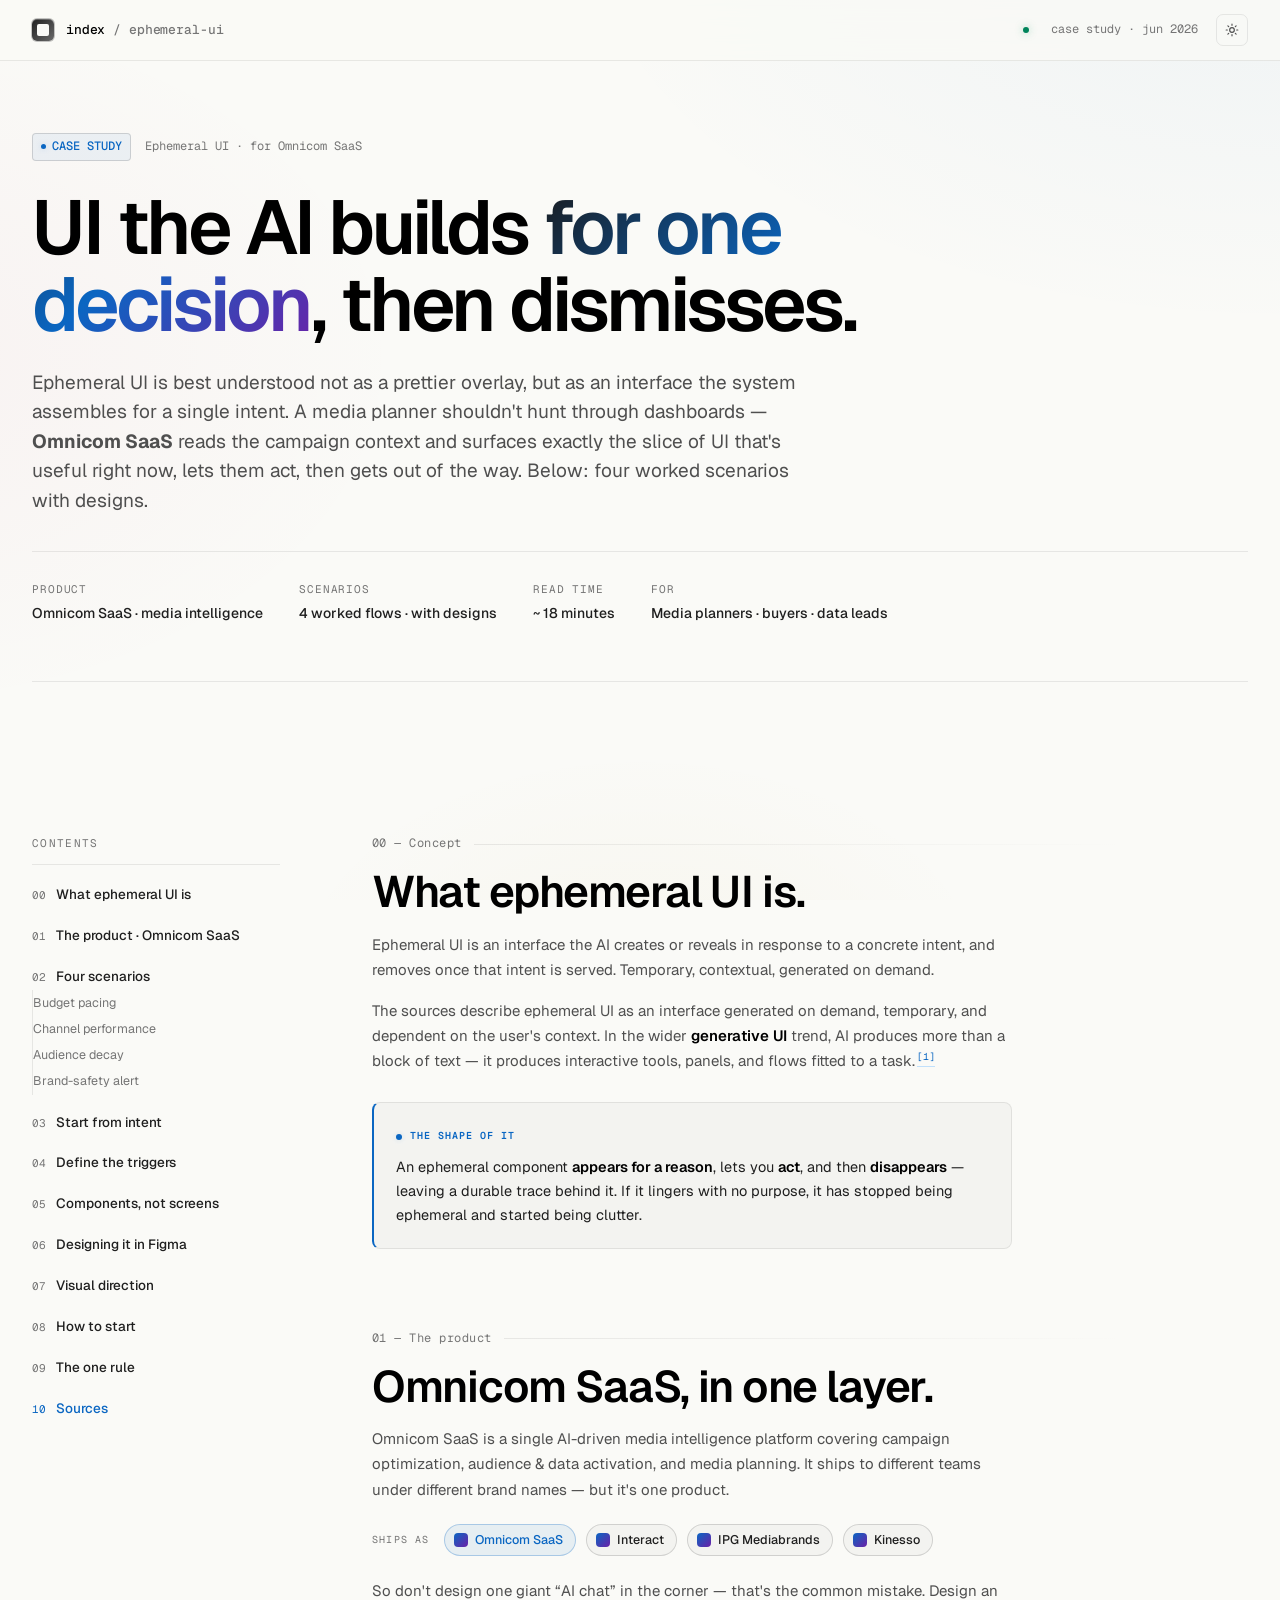
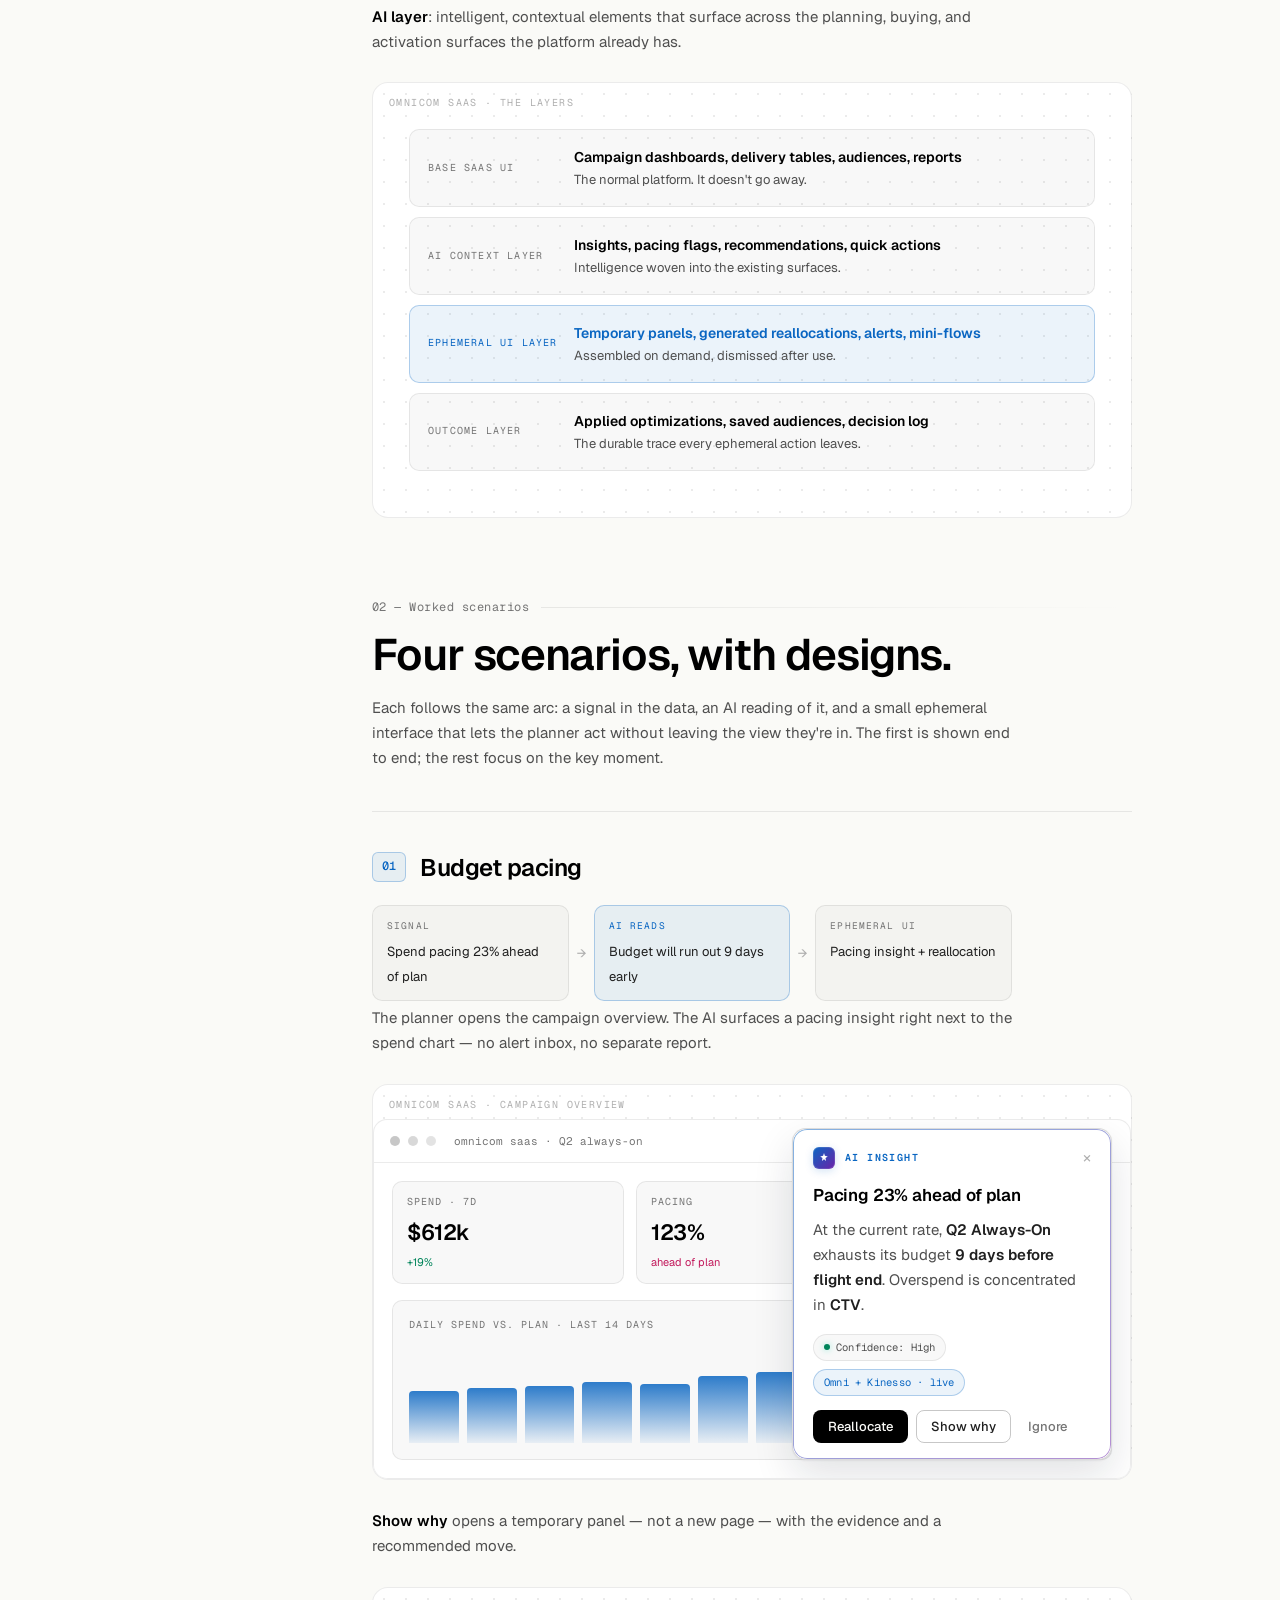
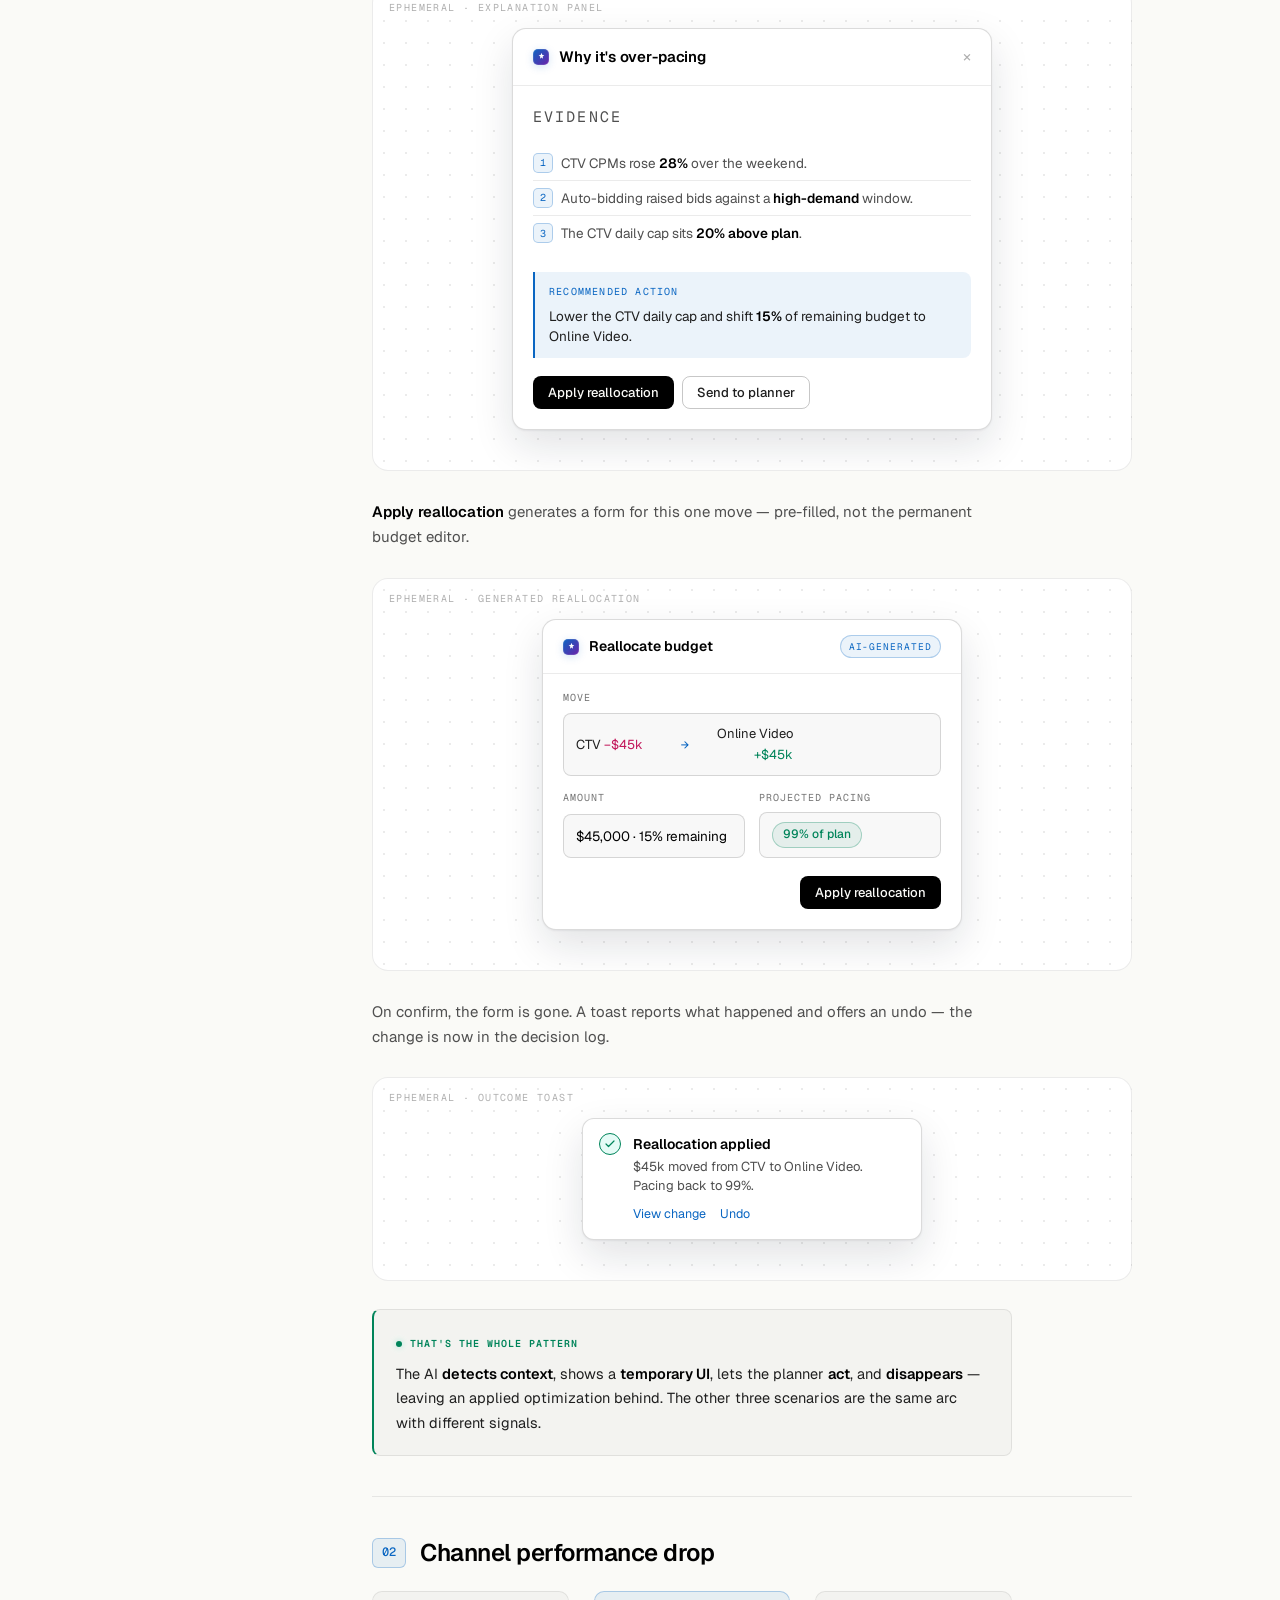
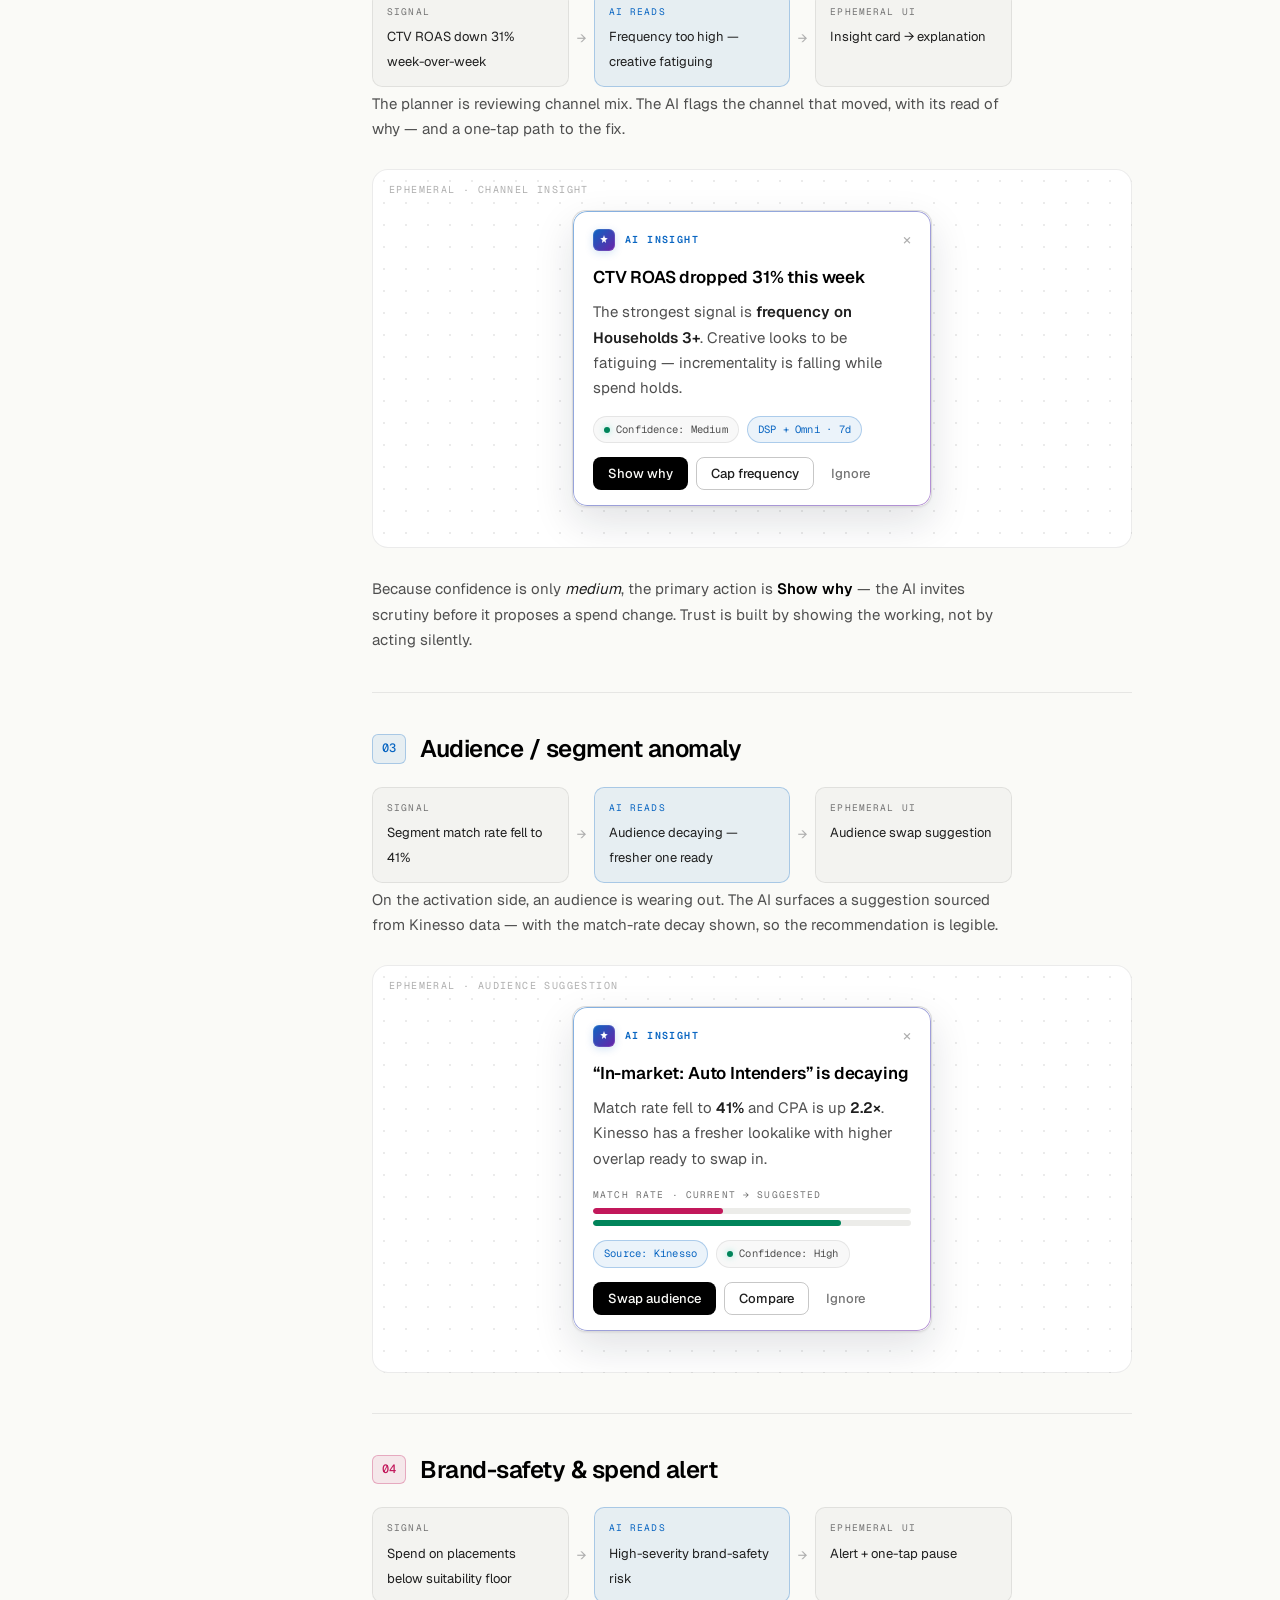
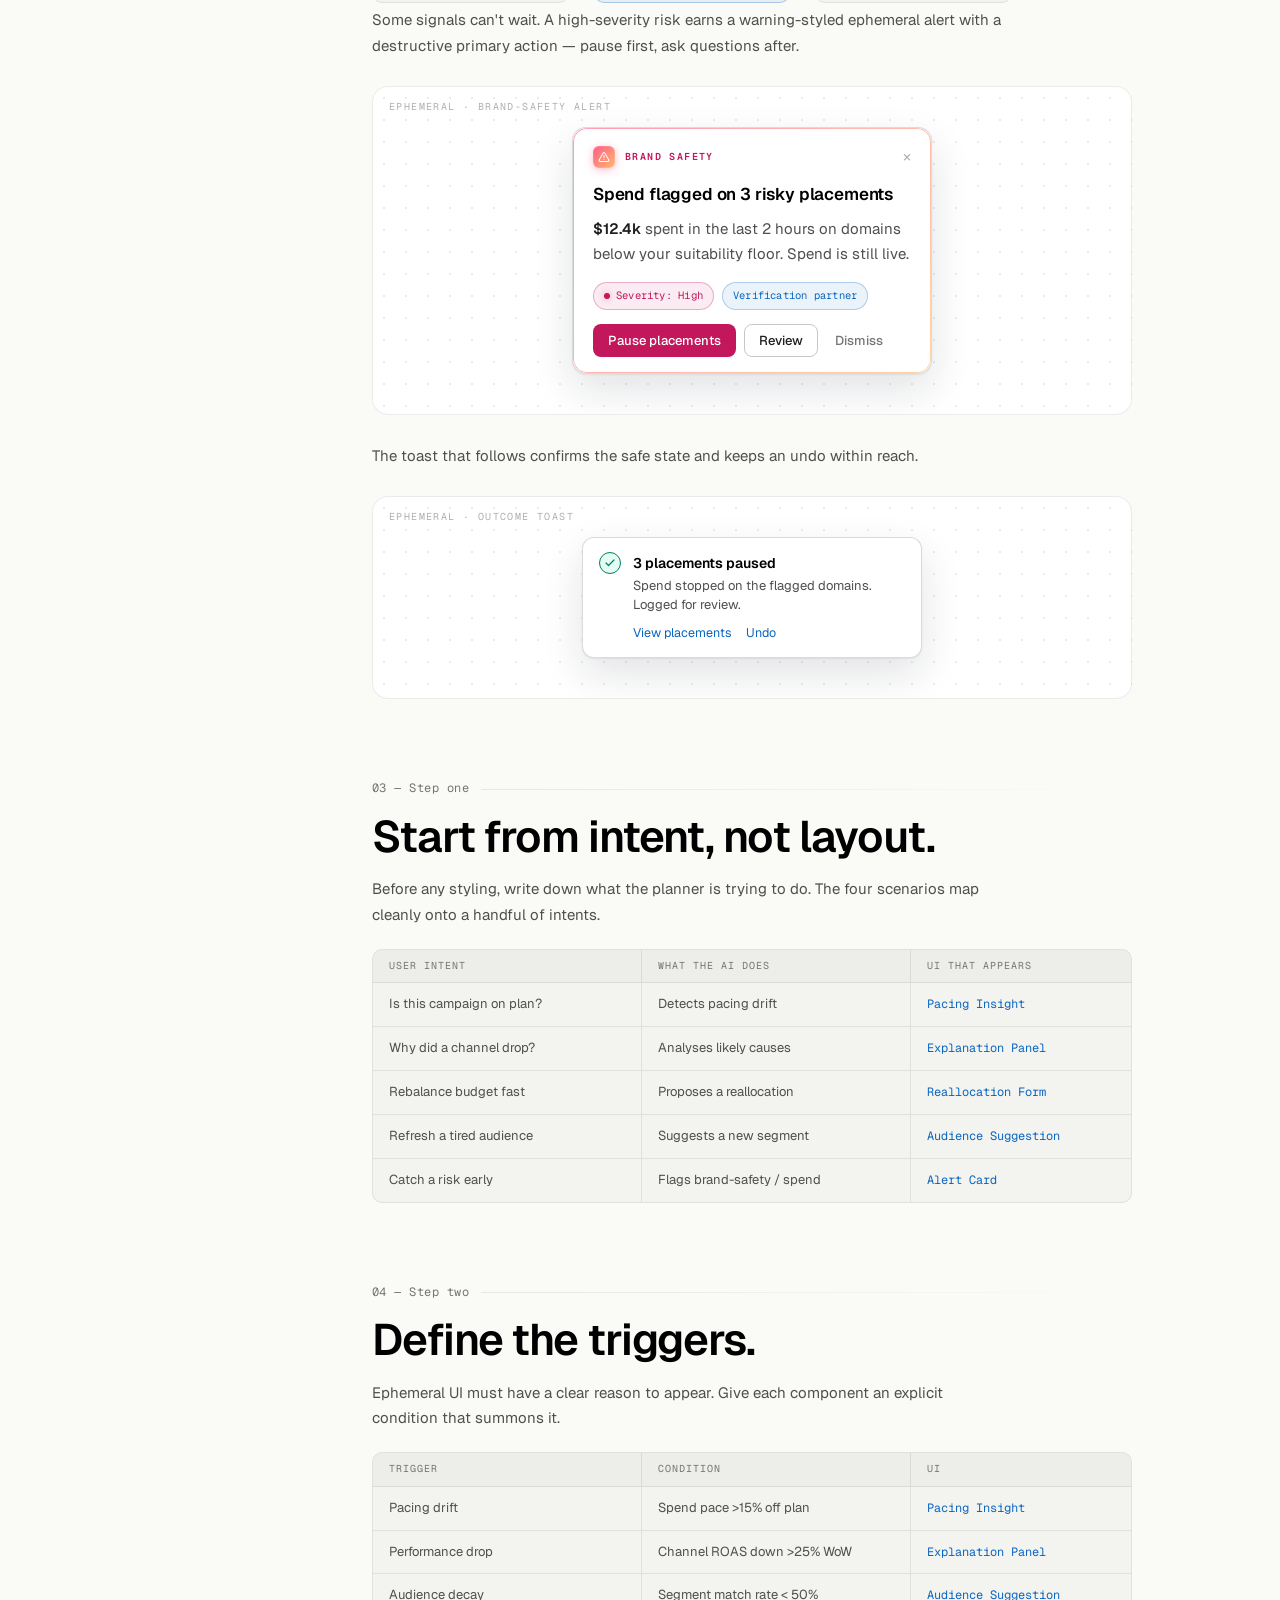
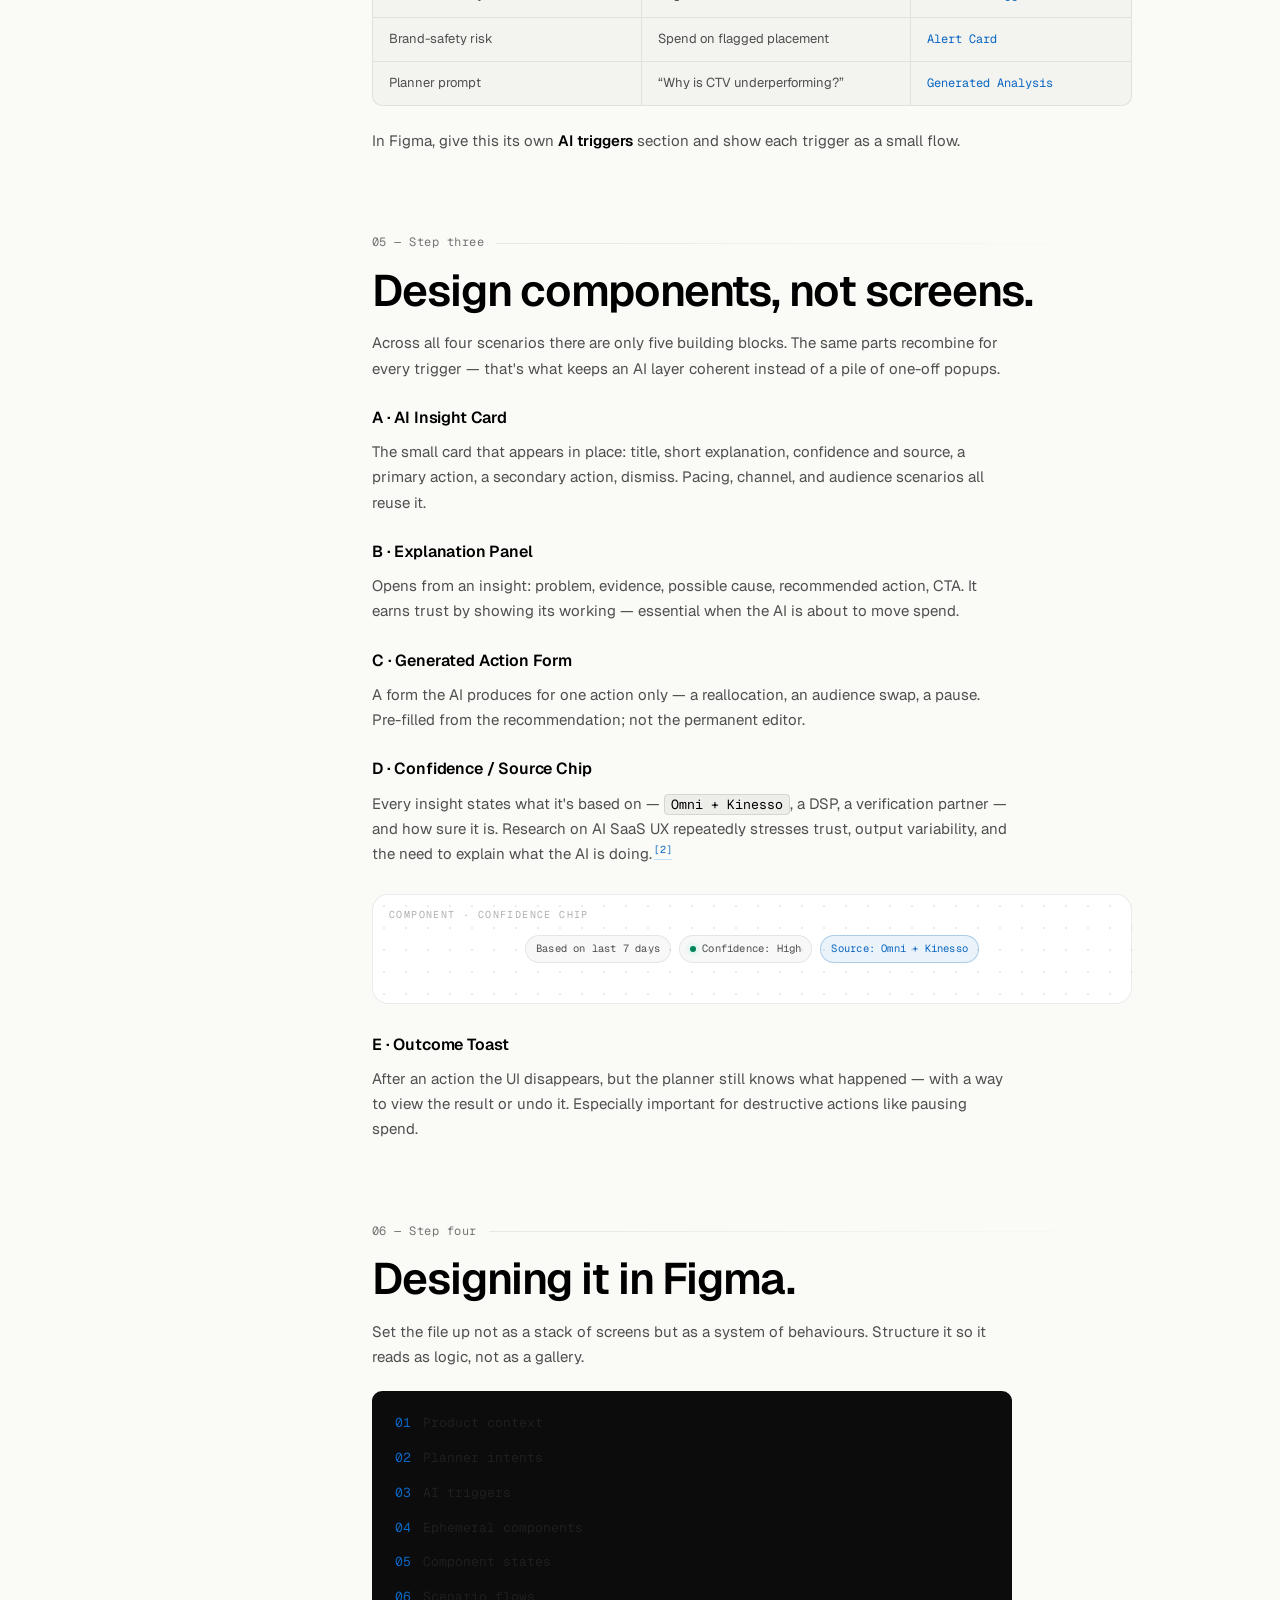
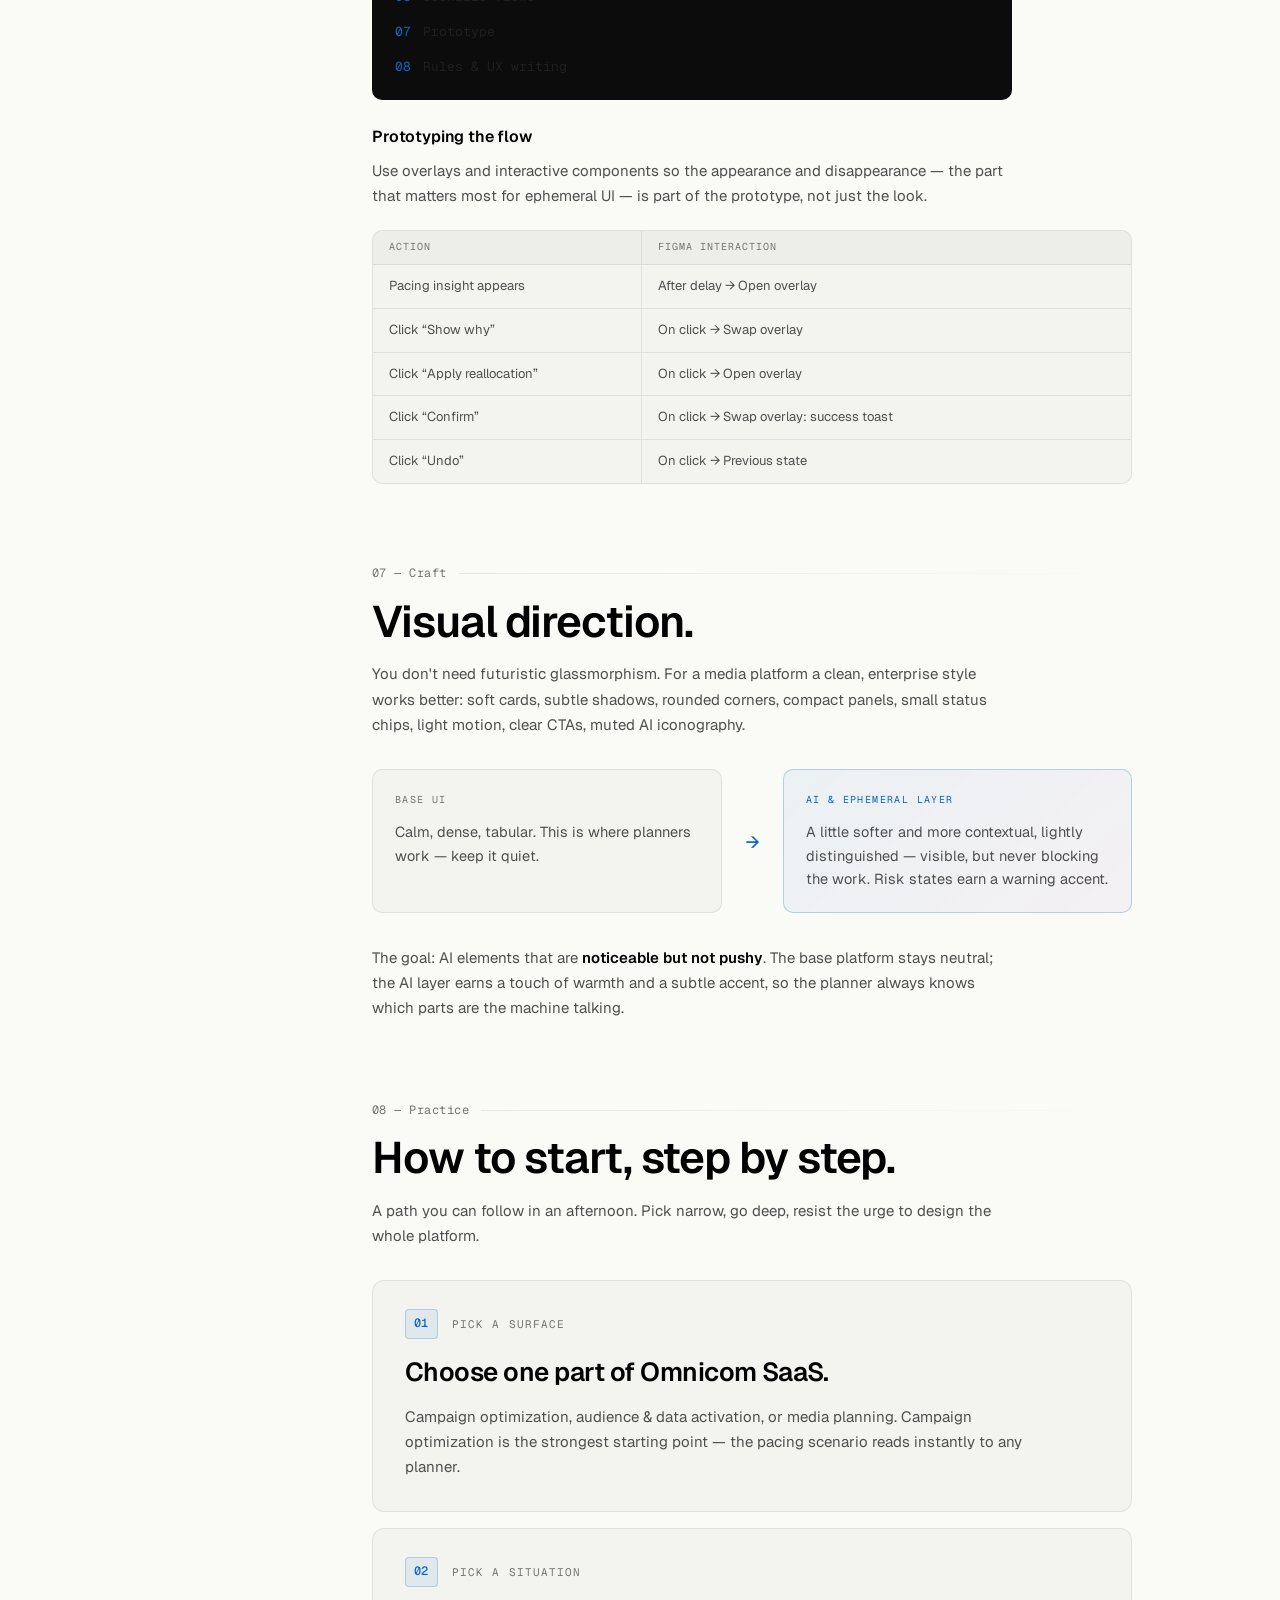
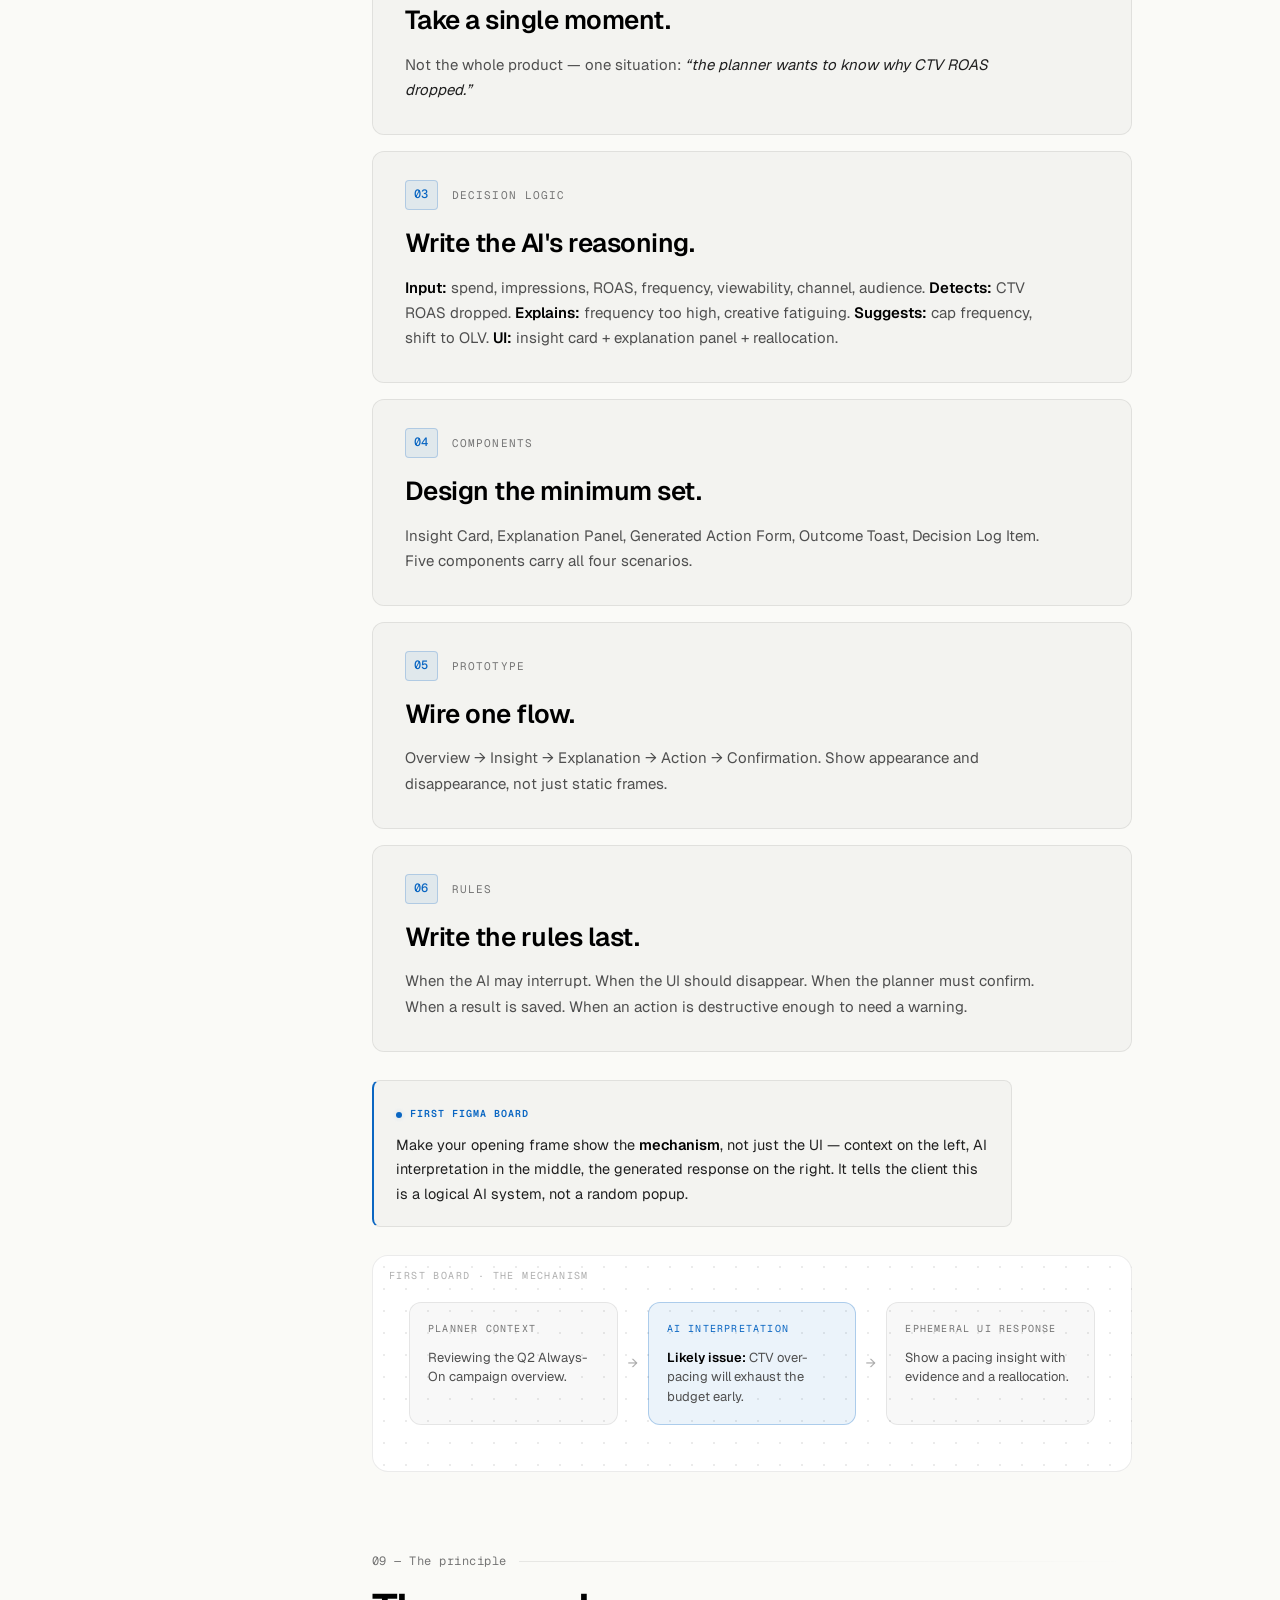
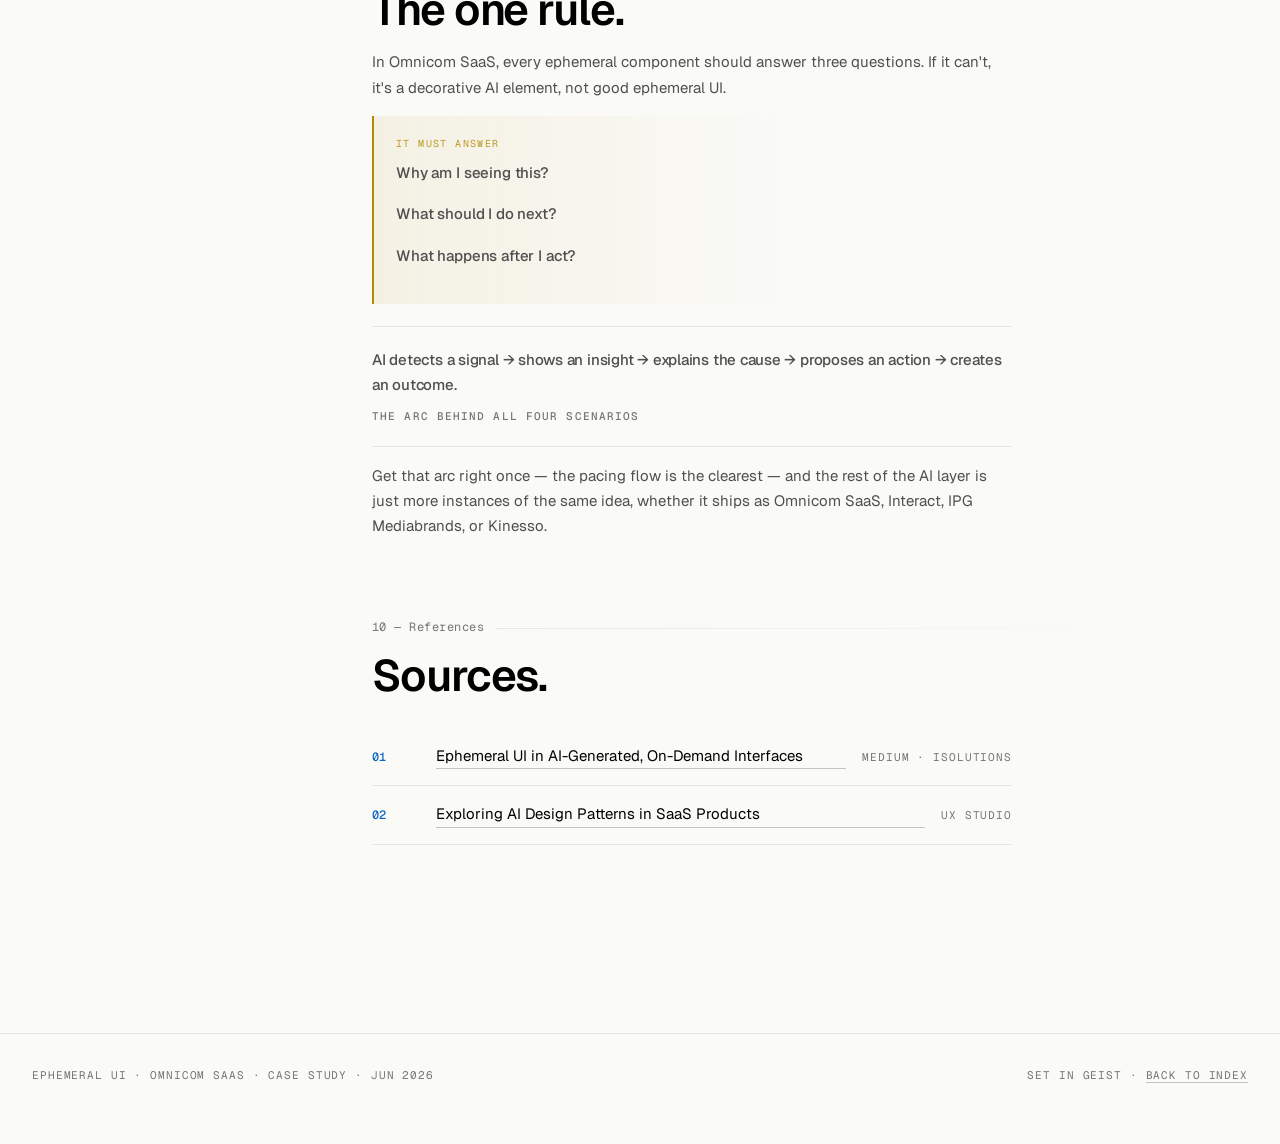
<file: articles/ephemeral-ui.html>
<!doctype html>
<html lang="en">
<head>
<meta charset="utf-8" />
<meta name="viewport" content="width=device-width, initial-scale=1" />
<title>Ephemeral UI in Omnicom SaaS — A Pattern Study</title>
<meta name="description" content="Ephemeral UI for Omnicom SaaS — one AI-driven media intelligence platform shipped under several brand names. Four worked scenarios with designs: budget pacing, channel performance, audience decay, and brand-safety alerts." />
<meta name="theme-color" content="#0a0a0a" media="(prefers-color-scheme: dark)" />
<meta name="theme-color" content="#fafaf7" media="(prefers-color-scheme: light)" />
<script>
  // No-flash theme init — runs before any paint
  (function () {
    try {
      var saved = localStorage.getItem('theme');
      var prefersLight = window.matchMedia('(prefers-color-scheme: light)').matches;
      var theme = saved || (prefersLight ? 'light' : 'dark');
      document.documentElement.setAttribute('data-theme', theme);
    } catch (e) {
      document.documentElement.setAttribute('data-theme', 'dark');
    }
  })();
</script>
<link rel="preconnect" href="https://fonts.googleapis.com">
<link rel="preconnect" href="https://fonts.gstatic.com" crossorigin>
<link href="https://fonts.googleapis.com/css2?family=Geist:wght@300;400;500;600;700;800;900&family=Geist+Mono:wght@400;500;600&display=swap" rel="stylesheet">
<link rel="stylesheet" href="../assets/styles.css">
<link rel="stylesheet" href="../assets/ephemeral.css">
</head>
<body>

<header class="topbar">
  <div class="topbar-inner">
    <a class="brand" href="../index.html">
      <span class="brand-mark"></span>
      <span class="brand-crumb"><span class="brand-home">index</span> / ephemeral-ui</span>
    </a>
    <div class="topbar-right">
      <div class="topbar-meta">
        <span class="dot"></span>
        <span>case study · jun 2026</span>
      </div>
      <button type="button" class="theme-toggle" data-theme-toggle aria-label="Toggle colour scheme">
        <svg class="icon-moon" width="14" height="14" viewBox="0 0 24 24" fill="none" aria-hidden="true">
          <path d="M21 12.79A9 9 0 1 1 11.21 3 7 7 0 0 0 21 12.79z" stroke="currentColor" stroke-width="2" stroke-linecap="round" stroke-linejoin="round"/>
        </svg>
        <svg class="icon-sun" width="14" height="14" viewBox="0 0 24 24" fill="none" aria-hidden="true">
          <circle cx="12" cy="12" r="4" stroke="currentColor" stroke-width="2"/>
          <path d="M12 2v2M12 20v2M4.93 4.93l1.41 1.41M17.66 17.66l1.41 1.41M2 12h2M20 12h2M4.93 19.07l1.41-1.41M17.66 6.34l1.41-1.41" stroke="currentColor" stroke-width="2" stroke-linecap="round"/>
        </svg>
      </button>
    </div>
  </div>
</header>

<div class="container" id="top">
  <div class="layout">

    <!-- ============================ HERO =================================== -->
    <section class="hero">
      <div class="eyebrow">
        <span class="badge">CASE STUDY</span>
        <span>Ephemeral UI · for Omnicom SaaS</span>
      </div>
      <h1 class="hero-title">UI the AI builds <span class="accent">for one decision</span>, then dismisses.</h1>
      <p class="hero-deck">
        Ephemeral UI is best understood not as a prettier overlay, but as an
        interface the system assembles for a single intent. A media planner
        shouldn't hunt through dashboards — <strong>Omnicom SaaS</strong> reads the
        campaign context and surfaces exactly the slice of UI that's useful right
        now, lets them act, then gets out of the way. Below: four worked
        scenarios with designs.
      </p>
      <div class="hero-meta-row">
        <div class="hero-meta-item">
          <div class="k">Product</div>
          <div class="v">Omnicom SaaS · media intelligence</div>
        </div>
        <div class="hero-meta-item">
          <div class="k">Scenarios</div>
          <div class="v">4 worked flows · with designs</div>
        </div>
        <div class="hero-meta-item">
          <div class="k">Read time</div>
          <div class="v">~ 18 minutes</div>
        </div>
        <div class="hero-meta-item">
          <div class="k">For</div>
          <div class="v">Media planners · buyers · data leads</div>
        </div>
      </div>
    </section>

    <!-- ============================ TOC ==================================== -->
    <aside class="toc">
      <div class="toc-title">Contents</div>
      <ol>
        <li><a href="#concept">What ephemeral UI is</a></li>
        <li><a href="#product">The product · Omnicom SaaS</a></li>
        <li>
          <a href="#scenarios">Four scenarios</a>
          <ol class="toc-sub">
            <li><a href="#sc-pacing">Budget pacing</a></li>
            <li><a href="#sc-channel">Channel performance</a></li>
            <li><a href="#sc-audience">Audience decay</a></li>
            <li><a href="#sc-safety">Brand-safety alert</a></li>
          </ol>
        </li>
        <li><a href="#intent">Start from intent</a></li>
        <li><a href="#triggers">Define the triggers</a></li>
        <li><a href="#components">Components, not screens</a></li>
        <li><a href="#figma">Designing it in Figma</a></li>
        <li><a href="#visual">Visual direction</a></li>
        <li><a href="#start">How to start</a></li>
        <li><a href="#rule">The one rule</a></li>
        <li><a href="#sources">Sources</a></li>
      </ol>
    </aside>

    <!-- ============================ CONTENT ================================ -->
    <main class="content">

      <!-- ===== 00 CONCEPT ============================================== -->
      <section class="section" id="concept">
        <div class="section-num">00 — Concept</div>
        <h2 class="section-title">What ephemeral UI is.</h2>
        <p class="section-lede">Ephemeral UI is an interface the AI creates or reveals in response to a concrete intent, and removes once that intent is served. Temporary, contextual, generated on demand.</p>

        <p>The sources describe ephemeral UI as an interface generated on demand, temporary, and dependent on the user's context. In the wider <strong>generative UI</strong> trend, AI produces more than a block of text — it produces interactive tools, panels, and flows fitted to a task.<a class="cite" href="#src-1">[1]</a></p>

        <div class="callout">
          <div class="callout-label">The shape of it</div>
          <p>An ephemeral component <strong>appears for a reason</strong>, lets you <strong>act</strong>, and then <strong>disappears</strong> — leaving a durable trace behind it. If it lingers with no purpose, it has stopped being ephemeral and started being clutter.</p>
        </div>
      </section>

      <!-- ===== 01 PRODUCT ============================================== -->
      <section class="section" id="product">
        <div class="section-num">01 — The product</div>
        <h2 class="section-title">Omnicom SaaS, in one layer.</h2>
        <p class="section-lede">Omnicom SaaS is a single AI-driven media intelligence platform covering campaign optimization, audience &amp; data activation, and media planning. It ships to different teams under different brand names — but it's one product.</p>

        <div class="ships-as">
          <span class="sa-label">Ships as</span>
          <span class="brand-chip primary"><span class="bc-dot"></span>Omnicom SaaS</span>
          <span class="brand-chip"><span class="bc-dot"></span>Interact</span>
          <span class="brand-chip"><span class="bc-dot"></span>IPG Mediabrands</span>
          <span class="brand-chip"><span class="bc-dot"></span>Kinesso</span>
        </div>

        <p>So don't design one giant “AI chat” in the corner — that's the common mistake. Design an <strong>AI layer</strong>: intelligent, contextual elements that surface across the planning, buying, and activation surfaces the platform already has.</p>

        <div class="mock" data-label="Omnicom SaaS · the layers">
          <div class="layers">
            <div class="layer">
              <span class="ln">Base SaaS UI</span>
              <div class="layer-text"><span class="lt">Campaign dashboards, delivery tables, audiences, reports</span><span class="ld">The normal platform. It doesn't go away.</span></div>
            </div>
            <div class="layer">
              <span class="ln">AI context layer</span>
              <div class="layer-text"><span class="lt">Insights, pacing flags, recommendations, quick actions</span><span class="ld">Intelligence woven into the existing surfaces.</span></div>
            </div>
            <div class="layer ai">
              <span class="ln">Ephemeral UI layer</span>
              <div class="layer-text"><span class="lt">Temporary panels, generated reallocations, alerts, mini-flows</span><span class="ld">Assembled on demand, dismissed after use.</span></div>
            </div>
            <div class="layer">
              <span class="ln">Outcome layer</span>
              <div class="layer-text"><span class="lt">Applied optimizations, saved audiences, decision log</span><span class="ld">The durable trace every ephemeral action leaves.</span></div>
            </div>
          </div>
        </div>
      </section>

      <!-- ===== 02 SCENARIOS ============================================ -->
      <section class="section" id="scenarios">
        <div class="section-num">02 — Worked scenarios</div>
        <h2 class="section-title">Four scenarios, with designs.</h2>
        <p class="section-lede">Each follows the same arc: a signal in the data, an AI reading of it, and a small ephemeral interface that lets the planner act without leaving the view they're in. The first is shown end to end; the rest focus on the key moment.</p>

        <!-- ===== Scenario 1 — Budget pacing (full flow) ===== -->
        <div class="scenario" id="sc-pacing">
          <div class="scenario-head">
            <span class="scenario-num">01</span>
            <h3>Budget pacing</h3>
          </div>
          <div class="scenario-map">
            <div class="sm-cell"><span class="sm-k">Signal</span><span class="sm-v">Spend pacing 23% ahead of plan</span></div>
            <div class="sm-arr">→</div>
            <div class="sm-cell ai"><span class="sm-k">AI reads</span><span class="sm-v">Budget will run out 9 days early</span></div>
            <div class="sm-arr">→</div>
            <div class="sm-cell"><span class="sm-k">Ephemeral UI</span><span class="sm-v">Pacing insight + reallocation</span></div>
          </div>

          <p>The planner opens the campaign overview. The AI surfaces a pacing insight right next to the spend chart — no alert inbox, no separate report.</p>

          <div class="mock mock-dash" data-label="Omnicom SaaS · campaign overview">
            <div class="dash">
              <div class="dash-bar">
                <span class="tdot"></span><span class="tdot"></span><span class="tdot"></span>
                <span class="tname">omnicom saas · Q2 always-on</span>
              </div>
              <div class="dash-body">
                <div class="stat-row">
                  <div class="stat"><div class="sk">Spend · 7d</div><div class="sv">$612k</div><div class="sd up">+19%</div></div>
                  <div class="stat"><div class="sk">Pacing</div><div class="sv">123%</div><div class="sd down">ahead of plan</div></div>
                  <div class="stat"><div class="sk">ROAS</div><div class="sv">3.1×</div><div class="sd up">+0.2</div></div>
                </div>
                <div class="chart">
                  <div class="ck">Daily spend vs. plan · last 14 days</div>
                  <div class="bars">
                    <span style="height:54%"></span><span style="height:58%"></span><span style="height:60%"></span>
                    <span style="height:64%"></span><span style="height:62%"></span><span style="height:70%"></span>
                    <span style="height:74%"></span><span style="height:78%"></span>
                    <span class="drop" style="height:88%"></span><span class="drop" style="height:92%"></span>
                    <span class="drop" style="height:96%"></span><span class="drop" style="height:100%"></span>
                  </div>
                </div>
              </div>
              <div class="dash-float">
                <div class="insight-card">
                  <div class="ic-head">
                    <span class="ai-spark"><svg viewBox="0 0 24 24" fill="currentColor" aria-hidden="true"><path d="M12 2l1.8 5.6L19.5 9l-4.5 2.9L16.2 18 12 14.7 7.8 18l1.2-6.1L4.5 9l5.7-1.4z"/></svg></span>
                    <span class="ic-label">AI insight</span>
                    <span class="ic-dismiss">×</span>
                  </div>
                  <h4 class="ic-title">Pacing 23% ahead of plan</h4>
                  <p class="ic-body">At the current rate, <strong>Q2 Always-On</strong> exhausts its budget <strong>9 days before flight end</strong>. Overspend is concentrated in <strong>CTV</strong>.</p>
                  <div class="ai-chips">
                    <span class="ai-chip"><span class="dot-hi"></span>Confidence: High</span>
                    <span class="ai-chip src">Omni + Kinesso · live</span>
                  </div>
                  <div class="mbtn-row">
                    <span class="mbtn mbtn-primary">Reallocate</span>
                    <span class="mbtn mbtn-secondary">Show why</span>
                    <span class="mbtn mbtn-ghost">Ignore</span>
                  </div>
                </div>
              </div>
            </div>
          </div>

          <p><strong>Show why</strong> opens a temporary panel — not a new page — with the evidence and a recommended move.</p>

          <div class="mock center" data-label="Ephemeral · explanation panel">
            <div class="exp-panel">
              <div class="exp-head">
                <span class="ai-spark sm"><svg viewBox="0 0 24 24" fill="currentColor" aria-hidden="true"><path d="M12 2l1.8 5.6L19.5 9l-4.5 2.9L16.2 18 12 14.7 7.8 18l1.2-6.1L4.5 9l5.7-1.4z"/></svg></span>
                <h4>Why it's over-pacing</h4>
                <span class="ic-dismiss" style="margin-left:auto">×</span>
              </div>
              <div class="exp-body">
                <p class="exp-eyebrow">Evidence</p>
                <ol class="evidence">
                  <li>CTV CPMs rose <strong>28%</strong> over the weekend.</li>
                  <li>Auto-bidding raised bids against a <strong>high-demand</strong> window.</li>
                  <li>The CTV daily cap sits <strong>20% above plan</strong>.</li>
                </ol>
                <div class="recommend">
                  <div class="rl">Recommended action</div>
                  <p>Lower the CTV daily cap and shift <strong>15%</strong> of remaining budget to Online Video.</p>
                </div>
                <div class="mbtn-row">
                  <span class="mbtn mbtn-primary">Apply reallocation</span>
                  <span class="mbtn mbtn-secondary">Send to planner</span>
                </div>
              </div>
            </div>
          </div>

          <p><strong>Apply reallocation</strong> generates a form for this one move — pre-filled, not the permanent budget editor.</p>

          <div class="mock center" data-label="Ephemeral · generated reallocation">
            <div class="task-form">
              <div class="tf-head">
                <span class="ai-spark sm"><svg viewBox="0 0 24 24" fill="currentColor" aria-hidden="true"><path d="M12 2l1.8 5.6L19.5 9l-4.5 2.9L16.2 18 12 14.7 7.8 18l1.2-6.1L4.5 9l5.7-1.4z"/></svg></span>
                <span class="t">Reallocate budget</span>
                <span class="tf-tag">AI-generated</span>
              </div>
              <div class="tf-body">
                <div class="tf-field">
                  <span class="lbl">Move</span>
                  <div class="tf-input">
                    <div class="realloc-flow">
                      <span class="rf-node">CTV <span style="color:var(--danger)">−$45k</span></span>
                      <span class="rf-arrow">→</span>
                      <span class="rf-node" style="text-align:right">Online Video <span style="color:var(--success)">+$45k</span></span>
                    </div>
                  </div>
                </div>
                <div class="tf-row">
                  <div class="tf-field">
                    <span class="lbl">Amount</span>
                    <div class="tf-input">$45,000 · 15% remaining</div>
                  </div>
                  <div class="tf-field">
                    <span class="lbl">Projected pacing</span>
                    <div class="tf-input"><span class="pill ok">99% of plan</span></div>
                  </div>
                </div>
                <div class="mbtn-row end">
                  <span class="mbtn mbtn-primary">Apply reallocation</span>
                </div>
              </div>
            </div>
          </div>

          <p>On confirm, the form is gone. A toast reports what happened and offers an undo — the change is now in the decision log.</p>

          <div class="mock center" data-label="Ephemeral · outcome toast">
            <div class="toast">
              <span class="check"><svg viewBox="0 0 24 24" fill="none" aria-hidden="true"><path d="M20 6L9 17l-5-5" stroke="currentColor" stroke-width="2.4" stroke-linecap="round" stroke-linejoin="round"/></svg></span>
              <div>
                <div class="tt">Reallocation applied</div>
                <div class="ts">$45k moved from CTV to Online Video. Pacing back to 99%.</div>
                <div class="ta-links"><a href="#">View change</a><a href="#">Undo</a></div>
              </div>
            </div>
          </div>

          <div class="callout success">
            <div class="callout-label">That's the whole pattern</div>
            <p>The AI <strong>detects context</strong>, shows a <strong>temporary UI</strong>, lets the planner <strong>act</strong>, and <strong>disappears</strong> — leaving an applied optimization behind. The other three scenarios are the same arc with different signals.</p>
          </div>
        </div>

        <!-- ===== Scenario 2 — Channel performance ===== -->
        <div class="scenario" id="sc-channel">
          <div class="scenario-head">
            <span class="scenario-num">02</span>
            <h3>Channel performance drop</h3>
          </div>
          <div class="scenario-map">
            <div class="sm-cell"><span class="sm-k">Signal</span><span class="sm-v">CTV ROAS down 31% week-over-week</span></div>
            <div class="sm-arr">→</div>
            <div class="sm-cell ai"><span class="sm-k">AI reads</span><span class="sm-v">Frequency too high — creative fatiguing</span></div>
            <div class="sm-arr">→</div>
            <div class="sm-cell"><span class="sm-k">Ephemeral UI</span><span class="sm-v">Insight card → explanation</span></div>
          </div>

          <p>The planner is reviewing channel mix. The AI flags the channel that moved, with its read of why — and a one-tap path to the fix.</p>

          <div class="mock center" data-label="Ephemeral · channel insight">
            <div class="insight-card">
              <div class="ic-head">
                <span class="ai-spark"><svg viewBox="0 0 24 24" fill="currentColor" aria-hidden="true"><path d="M12 2l1.8 5.6L19.5 9l-4.5 2.9L16.2 18 12 14.7 7.8 18l1.2-6.1L4.5 9l5.7-1.4z"/></svg></span>
                <span class="ic-label">AI insight</span>
                <span class="ic-dismiss">×</span>
              </div>
              <h4 class="ic-title">CTV ROAS dropped 31% this week</h4>
              <p class="ic-body">The strongest signal is <strong>frequency on Households 3+</strong>. Creative looks to be fatiguing — incrementality is falling while spend holds.</p>
              <div class="ai-chips">
                <span class="ai-chip"><span class="dot-hi"></span>Confidence: Medium</span>
                <span class="ai-chip src">DSP + Omni · 7d</span>
              </div>
              <div class="mbtn-row">
                <span class="mbtn mbtn-primary">Show why</span>
                <span class="mbtn mbtn-secondary">Cap frequency</span>
                <span class="mbtn mbtn-ghost">Ignore</span>
              </div>
            </div>
          </div>

          <p>Because confidence is only <em>medium</em>, the primary action is <strong>Show why</strong> — the AI invites scrutiny before it proposes a spend change. Trust is built by showing the working, not by acting silently.</p>
        </div>

        <!-- ===== Scenario 3 — Audience decay ===== -->
        <div class="scenario" id="sc-audience">
          <div class="scenario-head">
            <span class="scenario-num">03</span>
            <h3>Audience / segment anomaly</h3>
          </div>
          <div class="scenario-map">
            <div class="sm-cell"><span class="sm-k">Signal</span><span class="sm-v">Segment match rate fell to 41%</span></div>
            <div class="sm-arr">→</div>
            <div class="sm-cell ai"><span class="sm-k">AI reads</span><span class="sm-v">Audience decaying — fresher one ready</span></div>
            <div class="sm-arr">→</div>
            <div class="sm-cell"><span class="sm-k">Ephemeral UI</span><span class="sm-v">Audience swap suggestion</span></div>
          </div>

          <p>On the activation side, an audience is wearing out. The AI surfaces a suggestion sourced from Kinesso data — with the match-rate decay shown, so the recommendation is legible.</p>

          <div class="mock center" data-label="Ephemeral · audience suggestion">
            <div class="insight-card">
              <div class="ic-head">
                <span class="ai-spark"><svg viewBox="0 0 24 24" fill="currentColor" aria-hidden="true"><path d="M12 2l1.8 5.6L19.5 9l-4.5 2.9L16.2 18 12 14.7 7.8 18l1.2-6.1L4.5 9l5.7-1.4z"/></svg></span>
                <span class="ic-label">AI insight</span>
                <span class="ic-dismiss">×</span>
              </div>
              <h4 class="ic-title">“In-market: Auto Intenders” is decaying</h4>
              <p class="ic-body">Match rate fell to <strong>41%</strong> and CPA is up <strong>2.2×</strong>. Kinesso has a fresher lookalike with higher overlap ready to swap in.</p>
              <div style="margin:14px 0 4px">
                <div class="sm-k" style="margin-bottom:6px">Match rate · current → suggested</div>
                <div class="meter"><span style="width:41%"></span></div>
                <div class="meter" style="margin-top:6px"><span class="ok" style="width:78%"></span></div>
              </div>
              <div class="ai-chips">
                <span class="ai-chip src">Source: Kinesso</span>
                <span class="ai-chip"><span class="dot-hi"></span>Confidence: High</span>
              </div>
              <div class="mbtn-row">
                <span class="mbtn mbtn-primary">Swap audience</span>
                <span class="mbtn mbtn-secondary">Compare</span>
                <span class="mbtn mbtn-ghost">Ignore</span>
              </div>
            </div>
          </div>
        </div>

        <!-- ===== Scenario 4 — Brand safety alert ===== -->
        <div class="scenario" id="sc-safety">
          <div class="scenario-head warn">
            <span class="scenario-num">04</span>
            <h3>Brand-safety &amp; spend alert</h3>
          </div>
          <div class="scenario-map">
            <div class="sm-cell"><span class="sm-k">Signal</span><span class="sm-v">Spend on placements below suitability floor</span></div>
            <div class="sm-arr">→</div>
            <div class="sm-cell ai"><span class="sm-k">AI reads</span><span class="sm-v">High-severity brand-safety risk</span></div>
            <div class="sm-arr">→</div>
            <div class="sm-cell"><span class="sm-k">Ephemeral UI</span><span class="sm-v">Alert + one-tap pause</span></div>
          </div>

          <p>Some signals can't wait. A high-severity risk earns a warning-styled ephemeral alert with a destructive primary action — pause first, ask questions after.</p>

          <div class="mock center" data-label="Ephemeral · brand-safety alert">
            <div class="insight-card warn">
              <div class="ic-head">
                <span class="ai-spark warn"><svg viewBox="0 0 24 24" fill="none" aria-hidden="true"><path d="M12 9v4M12 17h.01M10.3 3.9 2.4 18a2 2 0 0 0 1.7 3h15.8a2 2 0 0 0 1.7-3L13.7 3.9a2 2 0 0 0-3.4 0z" stroke="currentColor" stroke-width="2" stroke-linecap="round" stroke-linejoin="round"/></svg></span>
                <span class="ic-label warn">Brand safety</span>
                <span class="ic-dismiss">×</span>
              </div>
              <h4 class="ic-title">Spend flagged on 3 risky placements</h4>
              <p class="ic-body"><strong>$12.4k</strong> spent in the last 2 hours on domains below your suitability floor. Spend is still live.</p>
              <div class="ai-chips">
                <span class="ai-chip sev"><span class="dot-hi"></span>Severity: High</span>
                <span class="ai-chip src">Verification partner</span>
              </div>
              <div class="mbtn-row">
                <span class="mbtn mbtn-danger">Pause placements</span>
                <span class="mbtn mbtn-secondary">Review</span>
                <span class="mbtn mbtn-ghost">Dismiss</span>
              </div>
            </div>
          </div>

          <p>The toast that follows confirms the safe state and keeps an undo within reach.</p>

          <div class="mock center" data-label="Ephemeral · outcome toast">
            <div class="toast">
              <span class="check"><svg viewBox="0 0 24 24" fill="none" aria-hidden="true"><path d="M20 6L9 17l-5-5" stroke="currentColor" stroke-width="2.4" stroke-linecap="round" stroke-linejoin="round"/></svg></span>
              <div>
                <div class="tt">3 placements paused</div>
                <div class="ts">Spend stopped on the flagged domains. Logged for review.</div>
                <div class="ta-links"><a href="#">View placements</a><a href="#">Undo</a></div>
              </div>
            </div>
          </div>
        </div>
      </section>

      <!-- ===== 03 INTENT ============================================== -->
      <section class="section" id="intent">
        <div class="section-num">03 — Step one</div>
        <h2 class="section-title">Start from intent, not layout.</h2>
        <p class="section-lede">Before any styling, write down what the planner is trying to do. The four scenarios map cleanly onto a handful of intents.</p>

        <div class="ttable">
          <div class="tr head">
            <div class="td">User intent</div>
            <div class="td">What the AI does</div>
            <div class="td">UI that appears</div>
          </div>
          <div class="tr">
            <div class="td">Is this campaign on plan?</div>
            <div class="td">Detects pacing drift</div>
            <div class="td"><span class="ui-tag">Pacing Insight</span></div>
          </div>
          <div class="tr">
            <div class="td">Why did a channel drop?</div>
            <div class="td">Analyses likely causes</div>
            <div class="td"><span class="ui-tag">Explanation Panel</span></div>
          </div>
          <div class="tr">
            <div class="td">Rebalance budget fast</div>
            <div class="td">Proposes a reallocation</div>
            <div class="td"><span class="ui-tag">Reallocation Form</span></div>
          </div>
          <div class="tr">
            <div class="td">Refresh a tired audience</div>
            <div class="td">Suggests a new segment</div>
            <div class="td"><span class="ui-tag">Audience Suggestion</span></div>
          </div>
          <div class="tr">
            <div class="td">Catch a risk early</div>
            <div class="td">Flags brand-safety / spend</div>
            <div class="td"><span class="ui-tag">Alert Card</span></div>
          </div>
        </div>
      </section>

      <!-- ===== 04 TRIGGERS ============================================ -->
      <section class="section" id="triggers">
        <div class="section-num">04 — Step two</div>
        <h2 class="section-title">Define the triggers.</h2>
        <p class="section-lede">Ephemeral UI must have a clear reason to appear. Give each component an explicit condition that summons it.</p>

        <div class="ttable">
          <div class="tr head">
            <div class="td">Trigger</div>
            <div class="td">Condition</div>
            <div class="td">UI</div>
          </div>
          <div class="tr">
            <div class="td">Pacing drift</div>
            <div class="td">Spend pace &gt;15% off plan</div>
            <div class="td"><span class="ui-tag">Pacing Insight</span></div>
          </div>
          <div class="tr">
            <div class="td">Performance drop</div>
            <div class="td">Channel ROAS down &gt;25% WoW</div>
            <div class="td"><span class="ui-tag">Explanation Panel</span></div>
          </div>
          <div class="tr">
            <div class="td">Audience decay</div>
            <div class="td">Segment match rate &lt; 50%</div>
            <div class="td"><span class="ui-tag">Audience Suggestion</span></div>
          </div>
          <div class="tr">
            <div class="td">Brand-safety risk</div>
            <div class="td">Spend on flagged placement</div>
            <div class="td"><span class="ui-tag">Alert Card</span></div>
          </div>
          <div class="tr">
            <div class="td">Planner prompt</div>
            <div class="td">“Why is CTV underperforming?”</div>
            <div class="td"><span class="ui-tag">Generated Analysis</span></div>
          </div>
        </div>

        <p>In Figma, give this its own <strong>AI triggers</strong> section and show each trigger as a small flow.</p>
      </section>

      <!-- ===== 05 COMPONENTS ========================================= -->
      <section class="section" id="components">
        <div class="section-num">05 — Step three</div>
        <h2 class="section-title">Design components, not screens.</h2>
        <p class="section-lede">Across all four scenarios there are only five building blocks. The same parts recombine for every trigger — that's what keeps an AI layer coherent instead of a pile of one-off popups.</p>

        <h4>A · AI Insight Card</h4>
        <p>The small card that appears in place: title, short explanation, confidence and source, a primary action, a secondary action, dismiss. Pacing, channel, and audience scenarios all reuse it.</p>

        <h4>B · Explanation Panel</h4>
        <p>Opens from an insight: problem, evidence, possible cause, recommended action, CTA. It earns trust by showing its working — essential when the AI is about to move spend.</p>

        <h4>C · Generated Action Form</h4>
        <p>A form the AI produces for one action only — a reallocation, an audience swap, a pause. Pre-filled from the recommendation; not the permanent editor.</p>

        <h4>D · Confidence / Source Chip</h4>
        <p>Every insight states what it's based on — <code>Omni + Kinesso</code>, a DSP, a verification partner — and how sure it is. Research on AI SaaS UX repeatedly stresses trust, output variability, and the need to explain what the AI is doing.<a class="cite" href="#src-2">[2]</a></p>

        <div class="mock center" data-label="Component · confidence chip">
          <div class="ai-chips" style="margin:0">
            <span class="ai-chip">Based on last 7 days</span>
            <span class="ai-chip"><span class="dot-hi"></span>Confidence: High</span>
            <span class="ai-chip src">Source: Omni + Kinesso</span>
          </div>
        </div>

        <h4>E · Outcome Toast</h4>
        <p>After an action the UI disappears, but the planner still knows what happened — with a way to view the result or undo it. Especially important for destructive actions like pausing spend.</p>
      </section>

      <!-- ===== 06 FIGMA ============================================== -->
      <section class="section" id="figma">
        <div class="section-num">06 — Step four</div>
        <h2 class="section-title">Designing it in Figma.</h2>
        <p class="section-lede">Set the file up not as a stack of screens but as a system of behaviours. Structure it so it reads as logic, not as a gallery.</p>

        <ul class="file-tree">
          <li><span class="fn">01</span> <span>Product context</span></li>
          <li><span class="fn">02</span> <span>Planner intents</span></li>
          <li><span class="fn">03</span> <span>AI triggers</span></li>
          <li><span class="fn">04</span> <span>Ephemeral components</span></li>
          <li><span class="fn">05</span> <span>Component states</span></li>
          <li><span class="fn">06</span> <span>Scenario flows</span></li>
          <li><span class="fn">07</span> <span>Prototype</span></li>
          <li><span class="fn">08</span> <span>Rules &amp; UX writing</span></li>
        </ul>

        <h4>Prototyping the flow</h4>
        <p>Use overlays and interactive components so the appearance and disappearance — the part that matters most for ephemeral UI — is part of the prototype, not just the look.</p>

        <div class="ttable">
          <div class="tr head">
            <div class="td">Action</div>
            <div class="td" style="grid-column: span 2;">Figma interaction</div>
          </div>
          <div class="tr"><div class="td">Pacing insight appears</div><div class="td" style="grid-column: span 2;">After delay → Open overlay</div></div>
          <div class="tr"><div class="td">Click “Show why”</div><div class="td" style="grid-column: span 2;">On click → Swap overlay</div></div>
          <div class="tr"><div class="td">Click “Apply reallocation”</div><div class="td" style="grid-column: span 2;">On click → Open overlay</div></div>
          <div class="tr"><div class="td">Click “Confirm”</div><div class="td" style="grid-column: span 2;">On click → Swap overlay: success toast</div></div>
          <div class="tr"><div class="td">Click “Undo”</div><div class="td" style="grid-column: span 2;">On click → Previous state</div></div>
        </div>
      </section>

      <!-- ===== 07 VISUAL ============================================= -->
      <section class="section" id="visual">
        <div class="section-num">07 — Craft</div>
        <h2 class="section-title">Visual direction.</h2>
        <p class="section-lede">You don't need futuristic glassmorphism. For a media platform a clean, enterprise style works better: soft cards, subtle shadows, rounded corners, compact panels, small status chips, light motion, clear CTAs, muted AI iconography.</p>

        <div class="roles-grid">
          <div class="role-card">
            <div class="role-tag">Base UI</div>
            <p>Calm, dense, tabular. This is where planners work — keep it quiet.</p>
          </div>
          <div class="role-arrow">→</div>
          <div class="role-card accent">
            <div class="role-tag">AI &amp; ephemeral layer</div>
            <p>A little softer and more contextual, lightly distinguished — visible, but never blocking the work. Risk states earn a warning accent.</p>
          </div>
        </div>

        <p>The goal: AI elements that are <strong>noticeable but not pushy</strong>. The base platform stays neutral; the AI layer earns a touch of warmth and a subtle accent, so the planner always knows which parts are the machine talking.</p>
      </section>

      <!-- ===== 08 START ============================================== -->
      <section class="section" id="start">
        <div class="section-num">08 — Practice</div>
        <h2 class="section-title">How to start, step by step.</h2>
        <p class="section-lede">A path you can follow in an afternoon. Pick narrow, go deep, resist the urge to design the whole platform.</p>

        <div class="steps-grid">
          <div class="step-card">
            <div class="step-card-head"><span class="step-card-num">01</span><span class="step-card-label">Pick a surface</span></div>
            <h3>Choose one part of Omnicom SaaS.</h3>
            <p>Campaign optimization, audience &amp; data activation, or media planning. Campaign optimization is the strongest starting point — the pacing scenario reads instantly to any planner.</p>
          </div>
          <div class="step-card">
            <div class="step-card-head"><span class="step-card-num">02</span><span class="step-card-label">Pick a situation</span></div>
            <h3>Take a single moment.</h3>
            <p>Not the whole product — one situation: <em>“the planner wants to know why CTV ROAS dropped.”</em></p>
          </div>
          <div class="step-card">
            <div class="step-card-head"><span class="step-card-num">03</span><span class="step-card-label">Decision logic</span></div>
            <h3>Write the AI's reasoning.</h3>
            <p><strong>Input:</strong> spend, impressions, ROAS, frequency, viewability, channel, audience. <strong>Detects:</strong> CTV ROAS dropped. <strong>Explains:</strong> frequency too high, creative fatiguing. <strong>Suggests:</strong> cap frequency, shift to OLV. <strong>UI:</strong> insight card + explanation panel + reallocation.</p>
          </div>
          <div class="step-card">
            <div class="step-card-head"><span class="step-card-num">04</span><span class="step-card-label">Components</span></div>
            <h3>Design the minimum set.</h3>
            <p>Insight Card, Explanation Panel, Generated Action Form, Outcome Toast, Decision Log Item. Five components carry all four scenarios.</p>
          </div>
          <div class="step-card">
            <div class="step-card-head"><span class="step-card-num">05</span><span class="step-card-label">Prototype</span></div>
            <h3>Wire one flow.</h3>
            <p>Overview → Insight → Explanation → Action → Confirmation. Show appearance and disappearance, not just static frames.</p>
          </div>
          <div class="step-card">
            <div class="step-card-head"><span class="step-card-num">06</span><span class="step-card-label">Rules</span></div>
            <h3>Write the rules last.</h3>
            <p>When the AI may interrupt. When the UI should disappear. When the planner must confirm. When a result is saved. When an action is destructive enough to need a warning.</p>
          </div>
        </div>

        <div class="callout">
          <div class="callout-label">First Figma board</div>
          <p>Make your opening frame show the <strong>mechanism</strong>, not just the UI — context on the left, AI interpretation in the middle, the generated response on the right. It tells the client this is a logical AI system, not a random popup.</p>
        </div>

        <div class="mock" data-label="First board · the mechanism">
          <div class="figma-board">
            <div class="fb-col">
              <div class="fb-eyebrow">Planner context</div>
              <p>Reviewing the Q2 Always-On campaign overview.</p>
            </div>
            <div class="fb-arrow">→</div>
            <div class="fb-col ai">
              <div class="fb-eyebrow">AI interpretation</div>
              <p><strong>Likely issue:</strong> CTV over-pacing will exhaust the budget early.</p>
            </div>
            <div class="fb-arrow">→</div>
            <div class="fb-col">
              <div class="fb-eyebrow">Ephemeral UI response</div>
              <p>Show a pacing insight with evidence and a reallocation.</p>
            </div>
          </div>
        </div>
      </section>

      <!-- ===== 09 RULE =============================================== -->
      <section class="section" id="rule">
        <div class="section-num">09 — The principle</div>
        <h2 class="section-title">The one rule.</h2>
        <p class="section-lede">In Omnicom SaaS, every ephemeral component should answer three questions. If it can't, it's a decorative AI element, not good ephemeral UI.</p>

        <div class="maxim">
          <div class="maxim-eyebrow">It must answer</div>
          <p class="maxim-line">Why am I seeing this?</p>
          <p class="maxim-line">What should I do next?</p>
          <p class="maxim-line">What happens after I act?</p>
        </div>

        <p class="pull">
          AI detects a signal → shows an insight → explains the cause → proposes an action → creates an outcome.
          <span class="by">The arc behind all four scenarios</span>
        </p>

        <p>Get that arc right once — the pacing flow is the clearest — and the rest of the AI layer is just more instances of the same idea, whether it ships as Omnicom SaaS, Interact, IPG Mediabrands, or Kinesso.</p>
      </section>

      <!-- ===== SOURCES =============================================== -->
      <section class="section" id="sources">
        <div class="section-num">10 — References</div>
        <h2 class="section-title">Sources.</h2>
        <ol class="sources-list">
          <li id="src-1">
            <a href="https://isolutions.medium.com/ephemeral-ui-in-ai-generated-on-demand-interfaces-81dbc8cd4579" target="_blank" rel="noopener">Ephemeral UI in AI-Generated, On-Demand Interfaces</a>
            <span class="meta">Medium · iSolutions</span>
          </li>
          <li id="src-2">
            <a href="https://www.uxstudioteam.com/ux-blog/ai-design-patterns-in-saas-products" target="_blank" rel="noopener">Exploring AI Design Patterns in SaaS Products</a>
            <span class="meta">UX Studio</span>
          </li>
        </ol>
      </section>

    </main>
  </div>
</div>

<footer class="foot">
  <div class="foot-inner">
    <div>Ephemeral UI · Omnicom SaaS · case study · jun 2026</div>
    <div>Set in Geist · <a href="../index.html" style="color:inherit;text-decoration:none;border-bottom:1px solid var(--border-strong)">back to index</a></div>
  </div>
</footer>

<script src="../assets/app.js"></script>
</body>
</html>
</file>
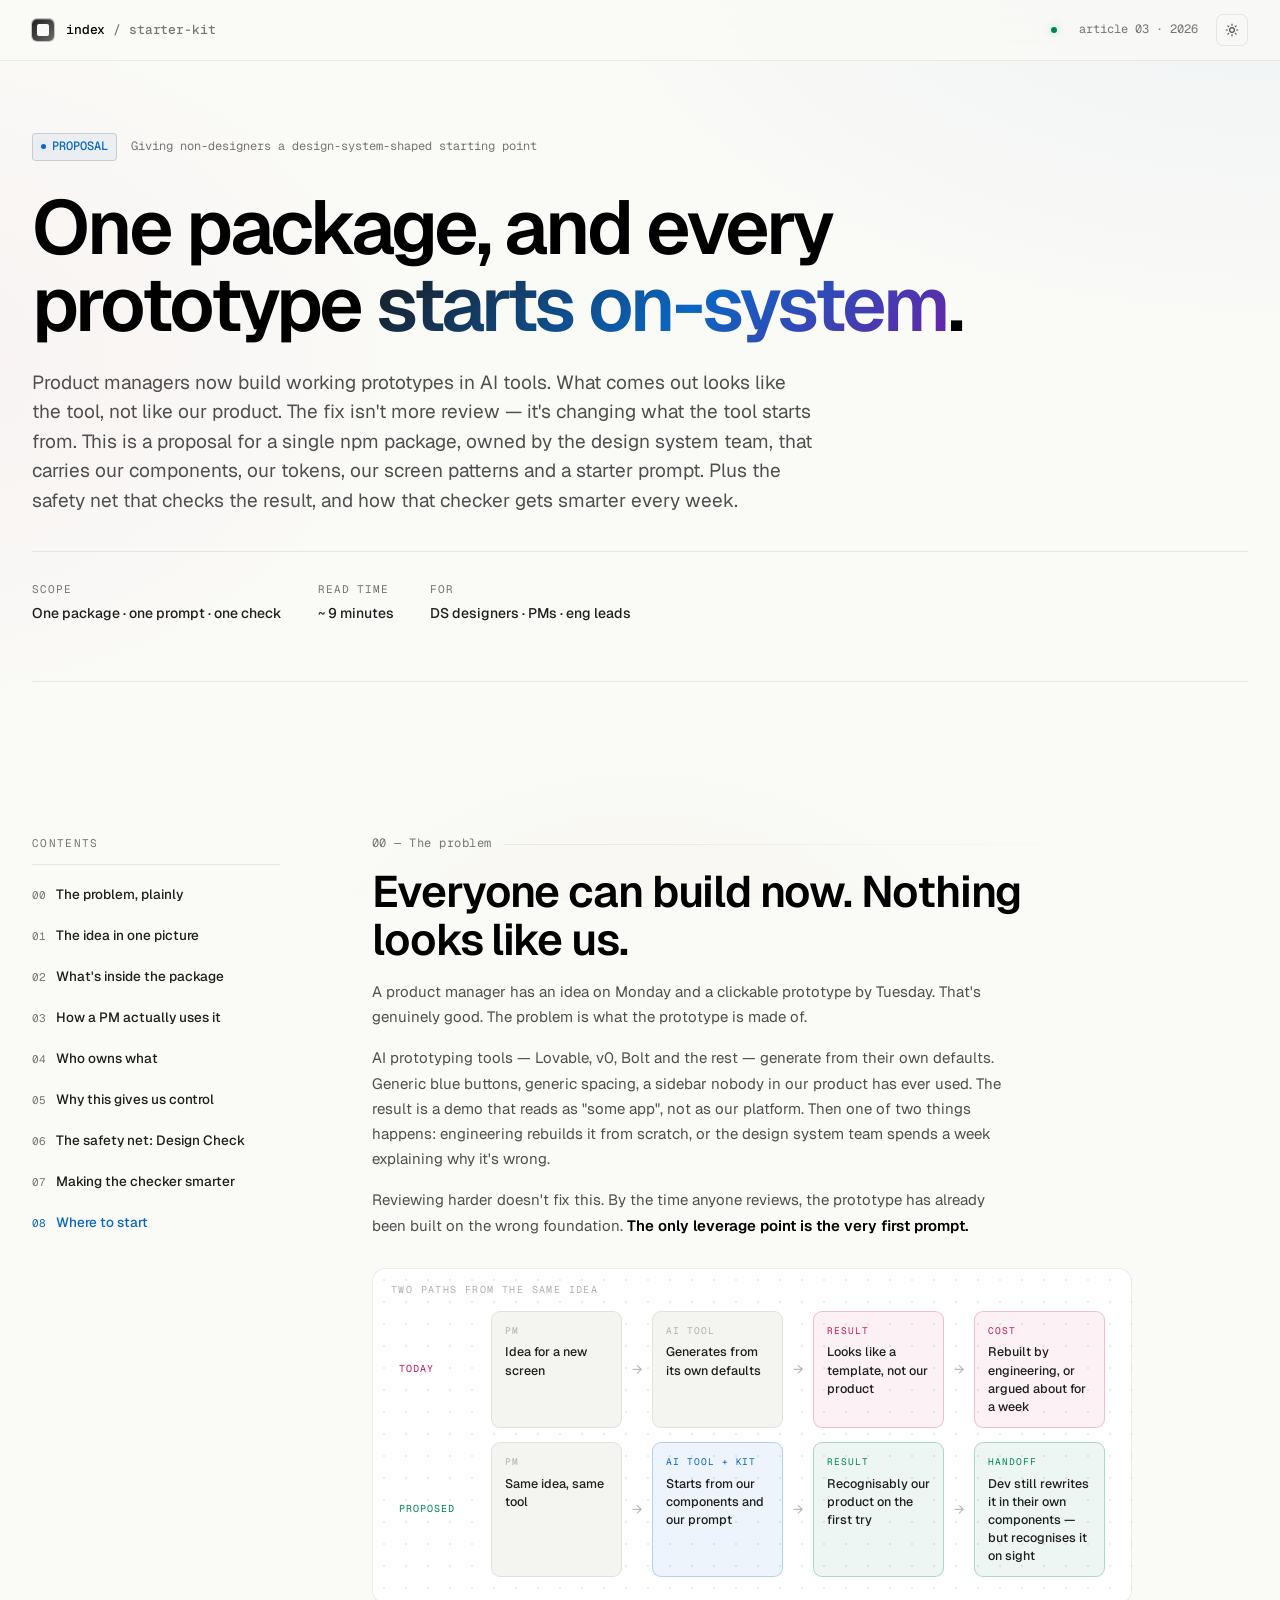
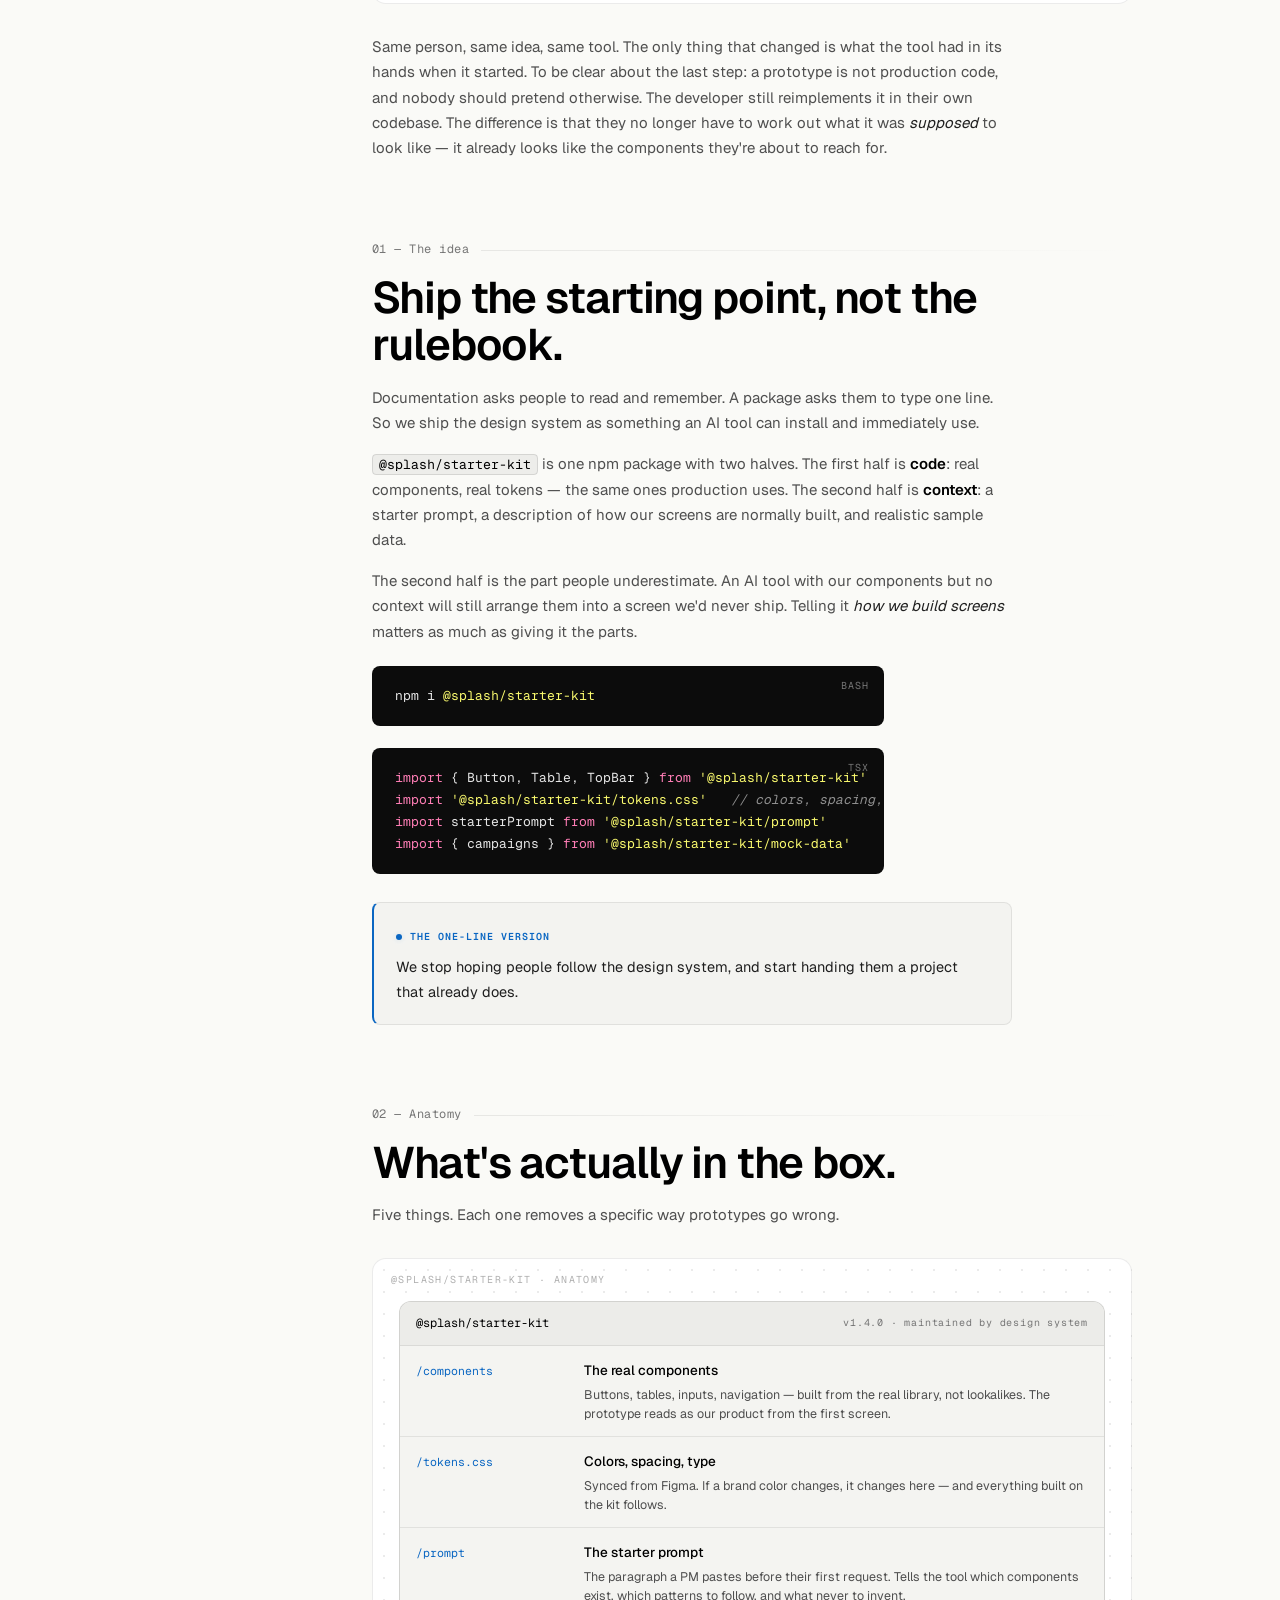
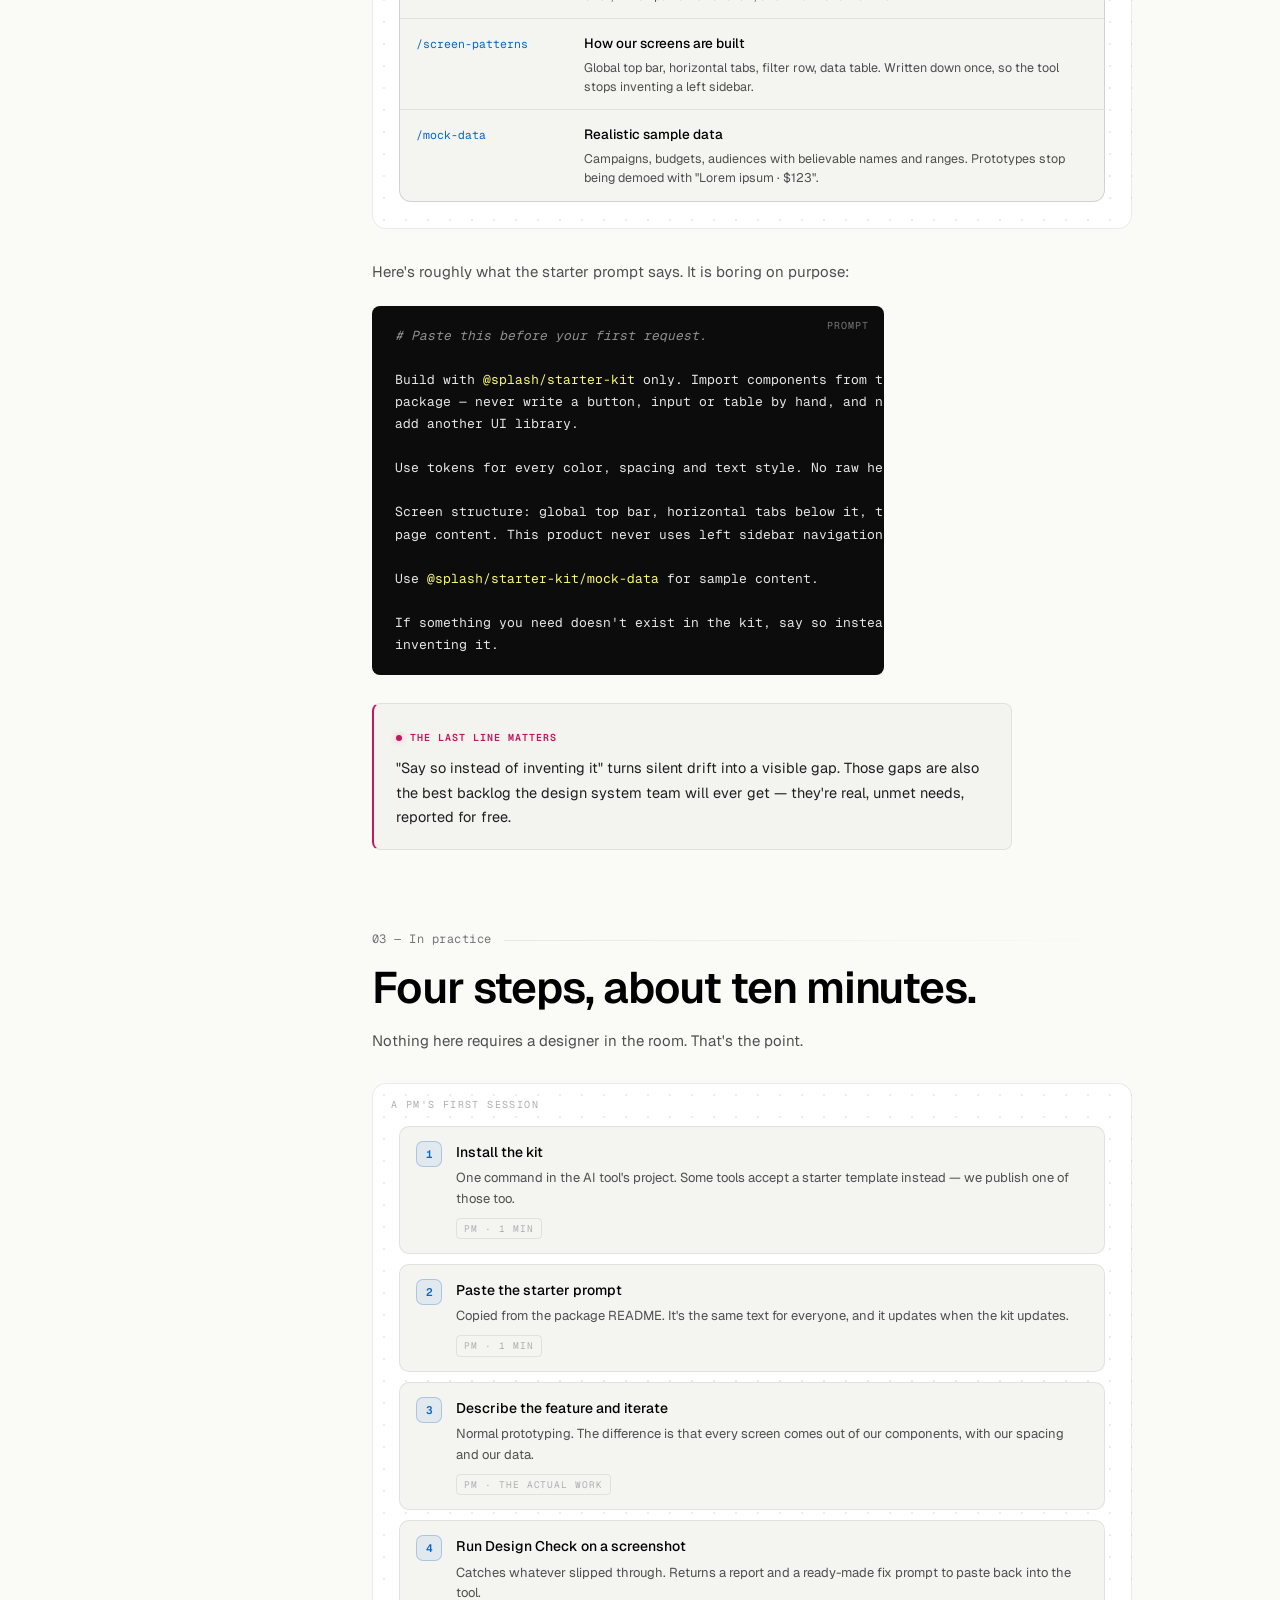
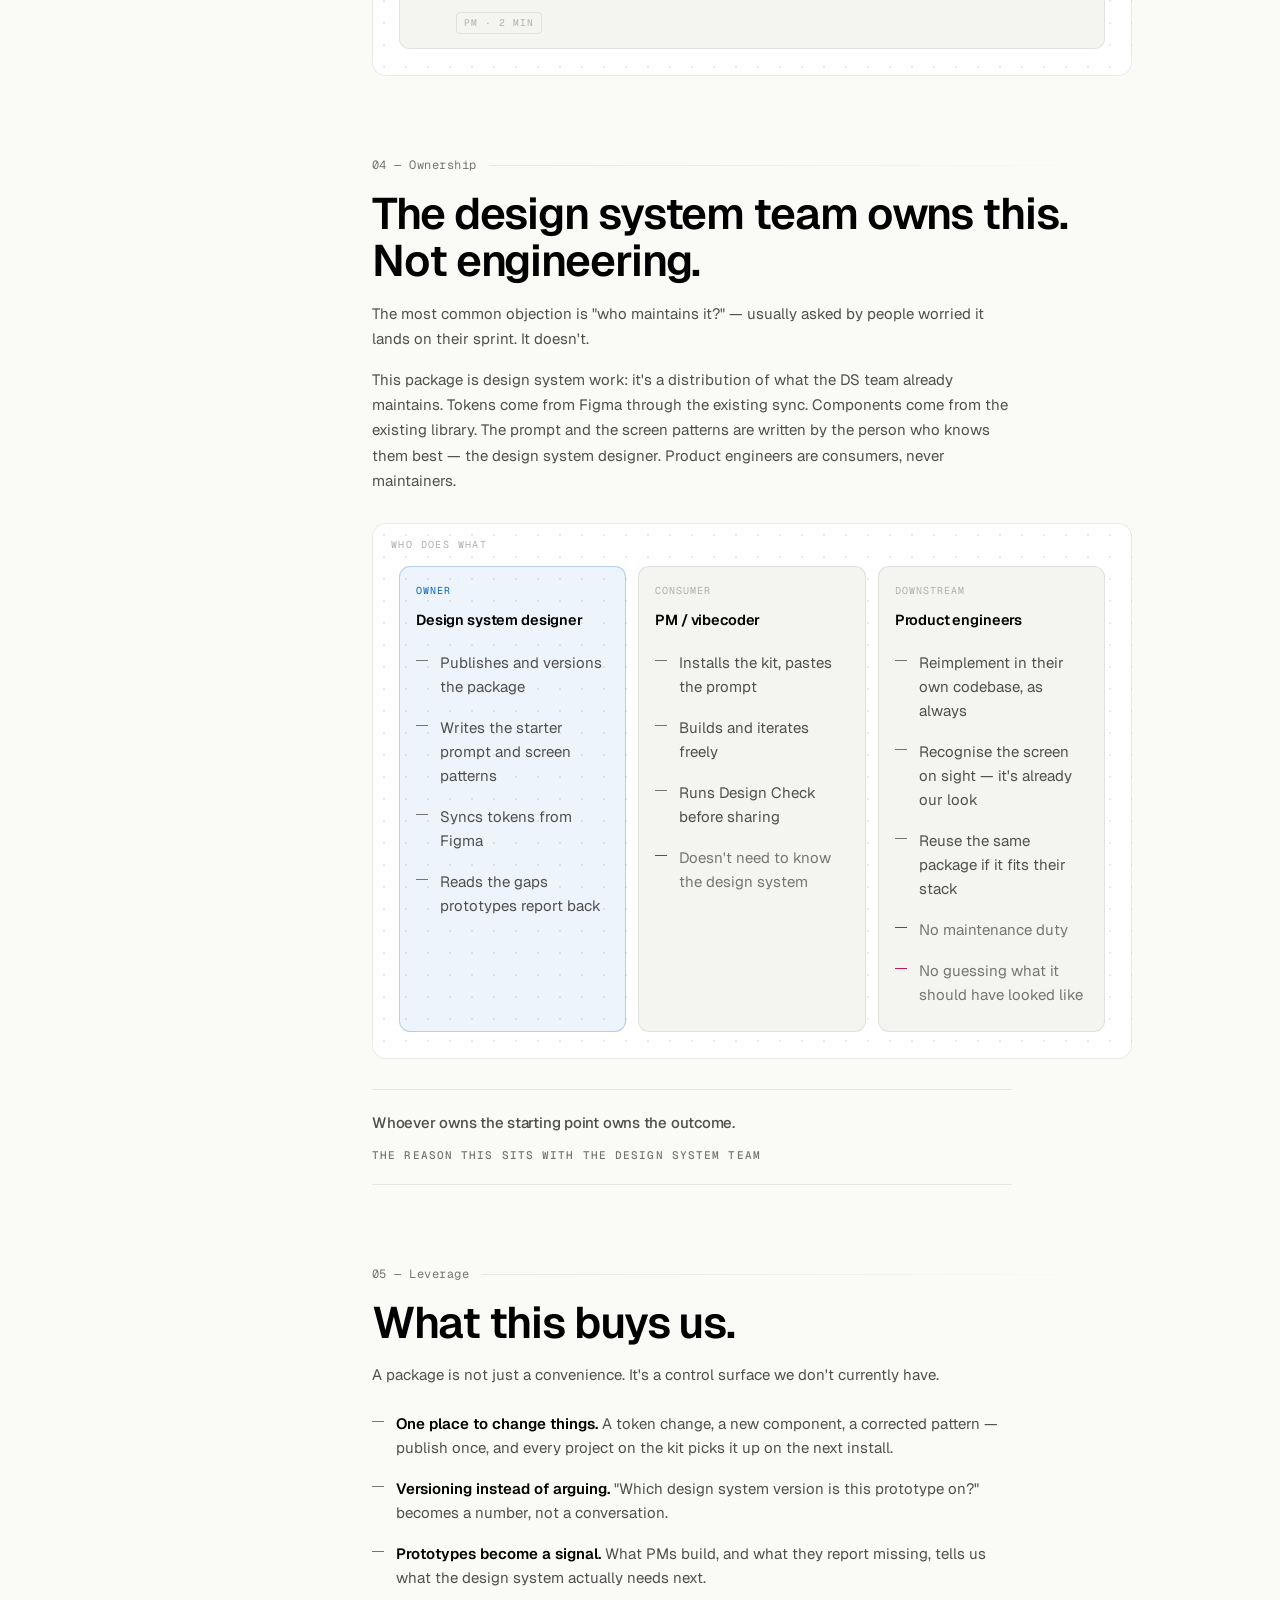
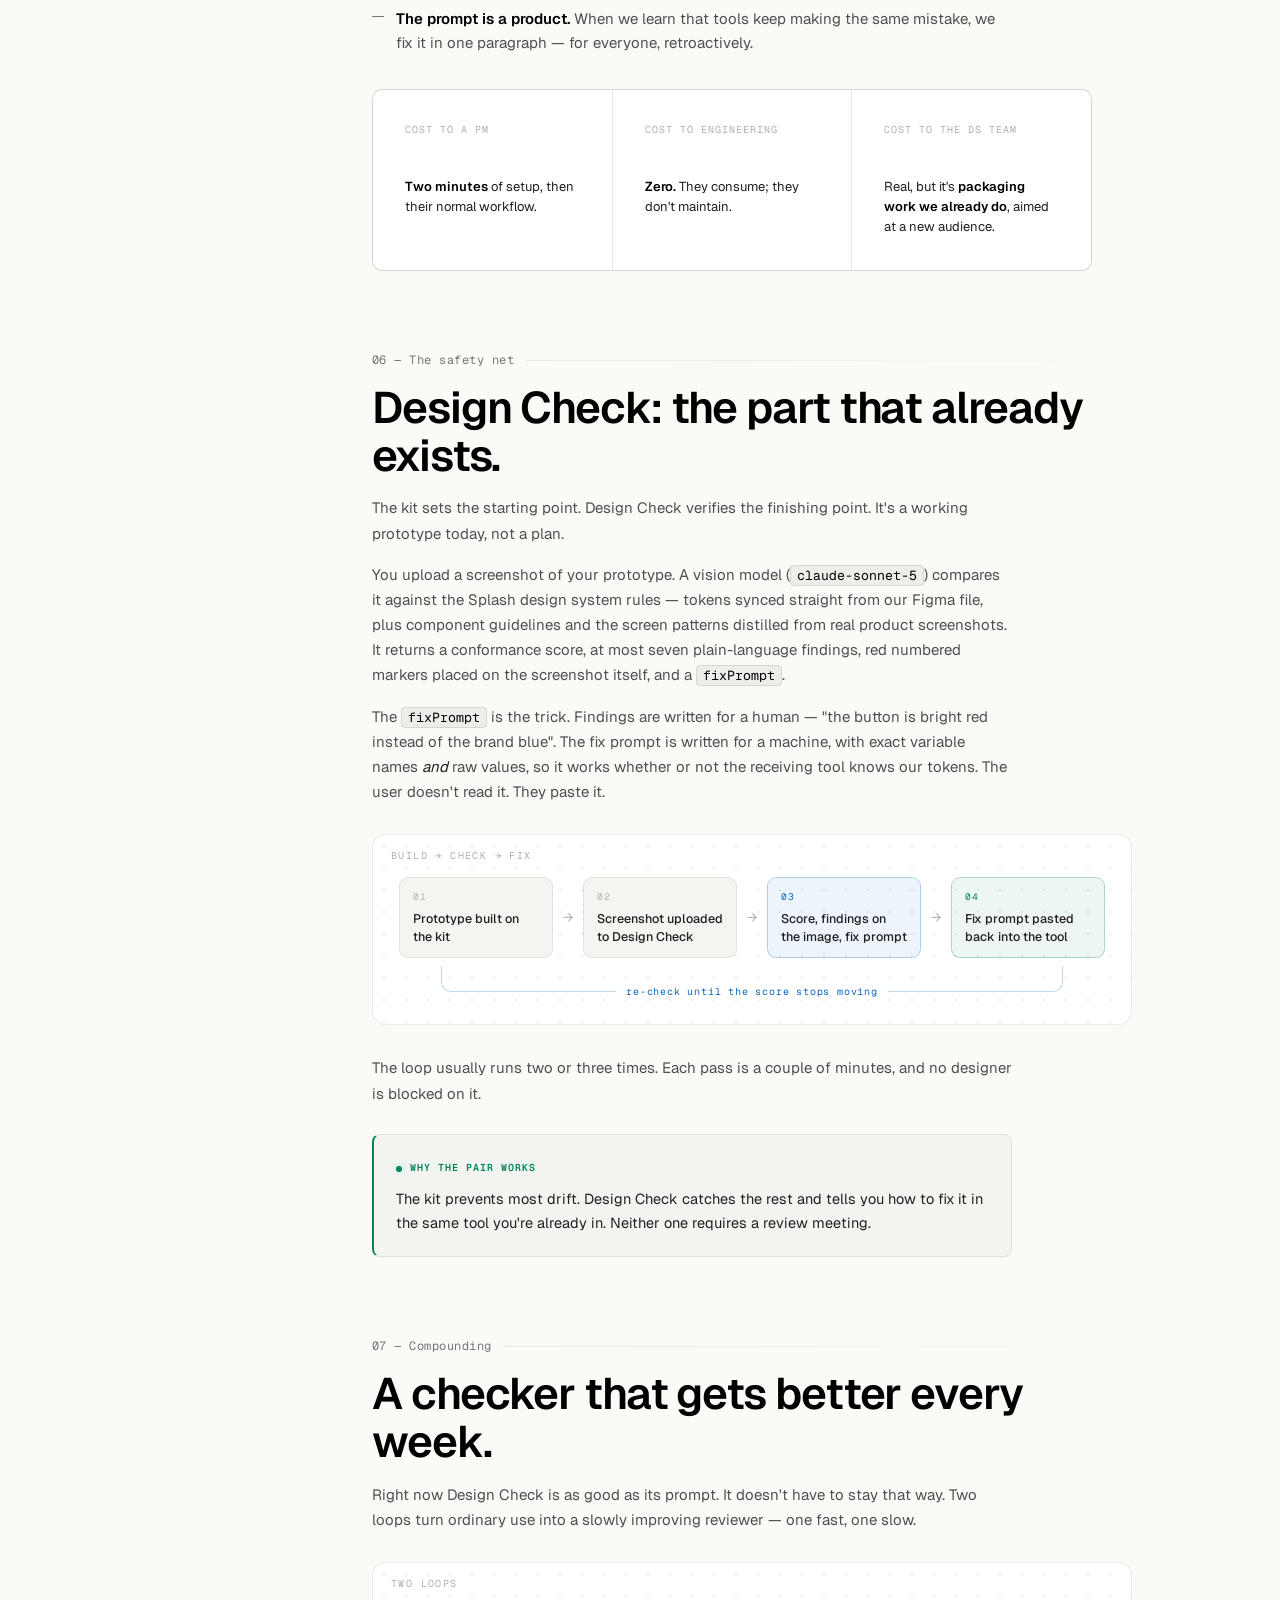
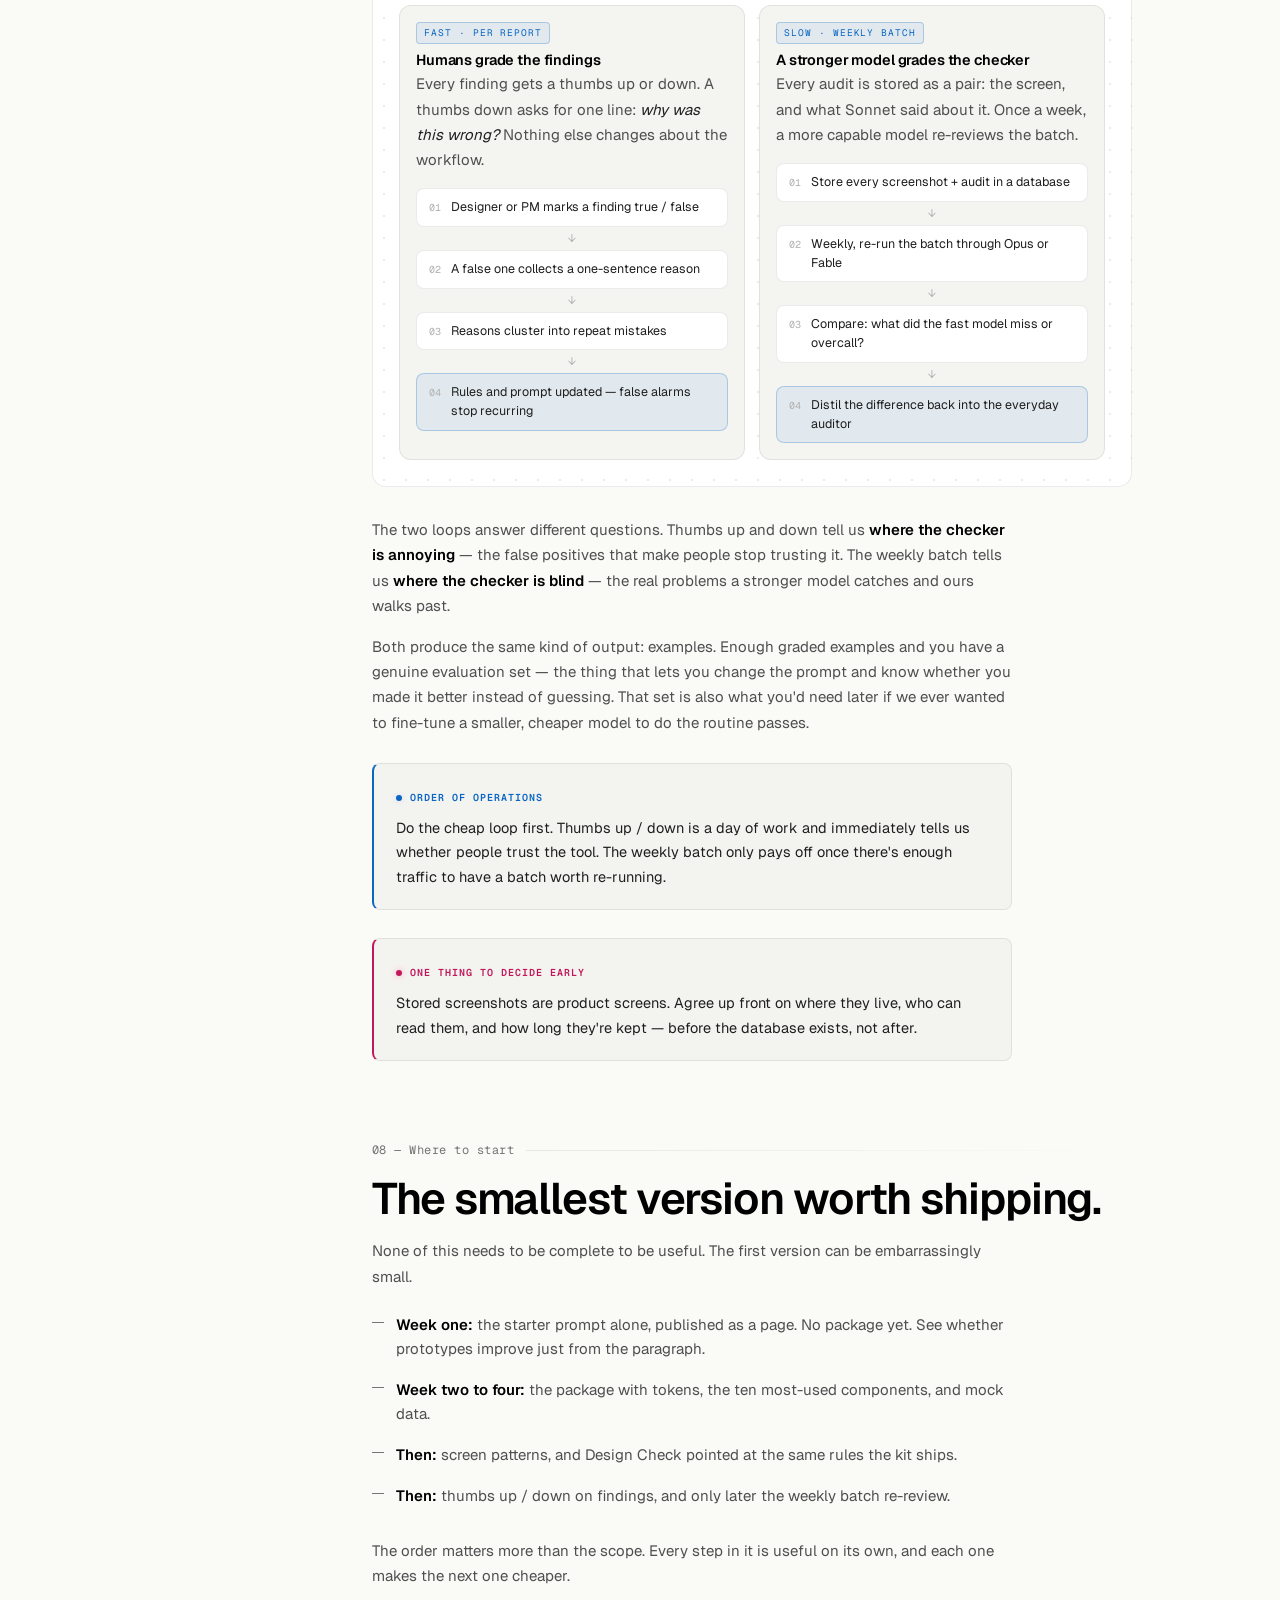
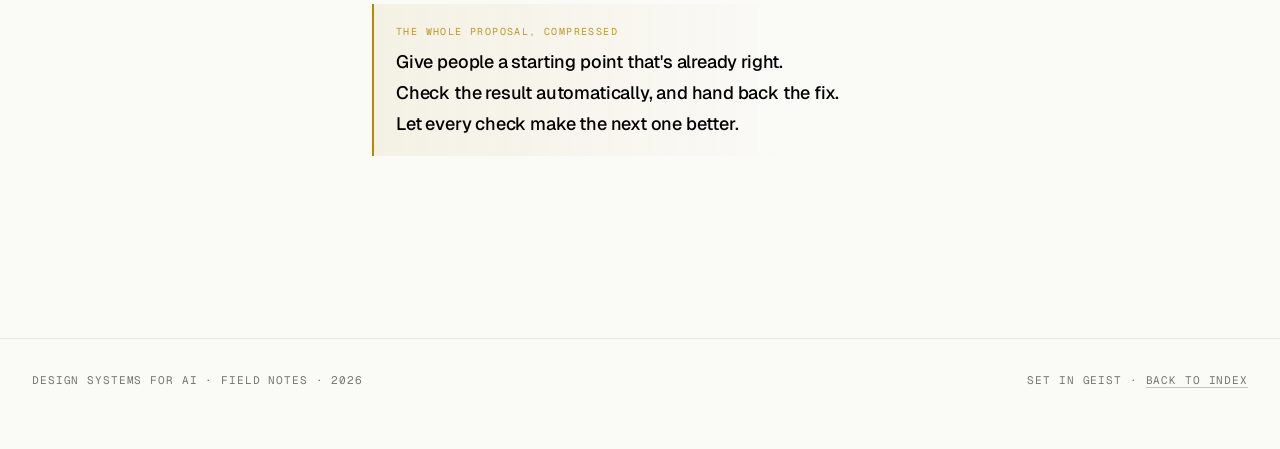
<file: articles/starter-kit.html>
<!doctype html>
<html lang="en">
<head>
<meta charset="utf-8" />
<meta name="viewport" content="width=device-width, initial-scale=1" />
<title>The starter kit — Design Systems for AI</title>
<meta name="description" content="One npm package that turns AI prototyping tools into design-system-aware ones: components, tokens, a starter prompt and screen patterns — plus Design Check as the safety net, and how it gets smarter over time." />
<meta name="theme-color" content="#0a0a0a" media="(prefers-color-scheme: dark)" />
<meta name="theme-color" content="#fafaf7" media="(prefers-color-scheme: light)" />
<script>
  // No-flash theme init — runs before any paint. Keep inline.
  (function () {
    try {
      var saved = localStorage.getItem('theme');
      var prefersLight = window.matchMedia('(prefers-color-scheme: light)').matches;
      var theme = saved || (prefersLight ? 'light' : 'dark');
      document.documentElement.setAttribute('data-theme', theme);
    } catch (e) {
      document.documentElement.setAttribute('data-theme', 'dark');
    }
  })();
</script>
<link rel="preconnect" href="https://fonts.googleapis.com">
<link rel="preconnect" href="https://fonts.gstatic.com" crossorigin>
<link href="https://fonts.googleapis.com/css2?family=Geist:wght@300;400;500;600;700;800;900&family=Geist+Mono:wght@400;500;600&display=swap" rel="stylesheet">
<link rel="stylesheet" href="../assets/styles.css">
<link rel="stylesheet" href="../assets/kit.css">
</head>
<body>

<header class="topbar">
  <div class="topbar-inner">
    <a class="brand" href="../index.html">
      <span class="brand-mark"></span>
      <span class="brand-crumb"><span class="brand-home">index</span> / starter-kit</span>
    </a>
    <div class="topbar-right">
      <div class="topbar-meta">
        <span class="dot"></span>
        <span>article 03 · 2026</span>
      </div>
      <button type="button" class="theme-toggle" data-theme-toggle aria-label="Toggle colour scheme">
        <svg class="icon-moon" width="14" height="14" viewBox="0 0 24 24" fill="none" aria-hidden="true">
          <path d="M21 12.79A9 9 0 1 1 11.21 3 7 7 0 0 0 21 12.79z" stroke="currentColor" stroke-width="2" stroke-linecap="round" stroke-linejoin="round"/>
        </svg>
        <svg class="icon-sun" width="14" height="14" viewBox="0 0 24 24" fill="none" aria-hidden="true">
          <circle cx="12" cy="12" r="4" stroke="currentColor" stroke-width="2"/>
          <path d="M12 2v2M12 20v2M4.93 4.93l1.41 1.41M17.66 17.66l1.41 1.41M2 12h2M20 12h2M4.93 19.07l1.41-1.41M17.66 6.34l1.41-1.41" stroke="currentColor" stroke-width="2" stroke-linecap="round"/>
        </svg>
      </button>
    </div>
  </div>
</header>

<div class="container" id="top">
  <div class="layout">

    <!-- ============================ HERO =================================== -->
    <section class="hero">
      <div class="eyebrow">
        <span class="badge">PROPOSAL</span>
        <span>Giving non-designers a design-system-shaped starting point</span>
      </div>
      <h1 class="hero-title">One package, and every prototype <span class="accent">starts on-system</span>.</h1>
      <p class="hero-deck">
        Product managers now build working prototypes in AI tools. What comes
        out looks like the tool, not like our product. The fix isn't more
        review — it's changing what the tool starts from. This is a proposal
        for a single npm package, owned by the design system team, that carries
        our components, our tokens, our screen patterns and a starter prompt.
        Plus the safety net that checks the result, and how that checker gets
        smarter every week.
      </p>
      <div class="hero-meta-row">
        <div class="hero-meta-item"><div class="k">Scope</div><div class="v">One package · one prompt · one check</div></div>
        <div class="hero-meta-item"><div class="k">Read time</div><div class="v">~ 9 minutes</div></div>
        <div class="hero-meta-item"><div class="k">For</div><div class="v">DS designers · PMs · eng leads</div></div>
      </div>
    </section>

    <!-- ============================ TOC ==================================== -->
    <aside class="toc">
      <div class="toc-title">Contents</div>
      <ol>
        <li><a href="#problem">The problem, plainly</a></li>
        <li><a href="#idea">The idea in one picture</a></li>
        <li><a href="#inside">What's inside the package</a></li>
        <li><a href="#flow">How a PM actually uses it</a></li>
        <li><a href="#ownership">Who owns what</a></li>
        <li><a href="#control">Why this gives us control</a></li>
        <li><a href="#check">The safety net: Design Check</a></li>
        <li><a href="#learning">Making the checker smarter</a></li>
        <li><a href="#start">Where to start</a></li>
      </ol>
    </aside>

    <!-- ============================ CONTENT ================================ -->
    <main class="content">

      <!-- ===== 00 PROBLEM =============================================== -->
      <section class="section" id="problem">
        <div class="section-num">00 — The problem</div>
        <h2 class="section-title">Everyone can build now. Nothing looks like us.</h2>
        <p class="section-lede">
          A product manager has an idea on Monday and a clickable prototype by
          Tuesday. That's genuinely good. The problem is what the prototype is
          made of.
        </p>
        <p>
          AI prototyping tools — Lovable, v0, Bolt and the rest — generate from
          their own defaults. Generic blue buttons, generic spacing, a sidebar
          nobody in our product has ever used. The result is a demo that reads
          as "some app", not as our platform. Then one of two things happens:
          engineering rebuilds it from scratch, or the design system team spends
          a week explaining why it's wrong.
        </p>
        <p>
          Reviewing harder doesn't fix this. By the time anyone reviews, the
          prototype has already been built on the wrong foundation. <strong>The
          only leverage point is the very first prompt.</strong>
        </p>

        <div class="dg" data-label="Two paths from the same idea">
          <div class="paths">
            <div class="path bad">
              <div class="path-tag">Today</div>
              <div class="node"><span class="nk">PM</span><span class="nv">Idea for a new screen</span></div>
              <div class="arr">→</div>
              <div class="node"><span class="nk">AI tool</span><span class="nv">Generates from its own defaults</span></div>
              <div class="arr">→</div>
              <div class="node miss"><span class="nk">Result</span><span class="nv">Looks like a template, not our product</span></div>
              <div class="arr">→</div>
              <div class="node miss"><span class="nk">Cost</span><span class="nv">Rebuilt by engineering, or argued about for a week</span></div>
            </div>
            <div class="path good">
              <div class="path-tag">Proposed</div>
              <div class="node"><span class="nk">PM</span><span class="nv">Same idea, same tool</span></div>
              <div class="arr">→</div>
              <div class="node kit"><span class="nk">AI tool + kit</span><span class="nv">Starts from our components and our prompt</span></div>
              <div class="arr">→</div>
              <div class="node win"><span class="nk">Result</span><span class="nv">Recognisably our product on the first try</span></div>
              <div class="arr">→</div>
              <div class="node win"><span class="nk">Handoff</span><span class="nv">Dev still rewrites it in their own components — but recognises it on sight</span></div>
            </div>
          </div>
        </div>
        <p class="dg-cap">
          Same person, same idea, same tool. The only thing that changed is what
          the tool had in its hands when it started. To be clear about the last
          step: a prototype is not production code, and nobody should pretend
          otherwise. The developer still reimplements it in their own codebase.
          The difference is that they no longer have to work out what it was
          <em>supposed</em> to look like — it already looks like the components
          they're about to reach for.
        </p>
      </section>

      <!-- ===== 01 IDEA ================================================== -->
      <section class="section" id="idea">
        <div class="section-num">01 — The idea</div>
        <h2 class="section-title">Ship the starting point, not the rulebook.</h2>
        <p class="section-lede">
          Documentation asks people to read and remember. A package asks them to
          type one line. So we ship the design system as something an AI tool
          can install and immediately use.
        </p>
        <p>
          <code>@splash/starter-kit</code> is one npm package with two halves.
          The first half is <strong>code</strong>: real components, real tokens
          — the same ones production uses. The second half is
          <strong>context</strong>: a starter prompt, a description of how our
          screens are normally built, and realistic sample data.
        </p>
        <p>
          The second half is the part people underestimate. An AI tool with our
          components but no context will still arrange them into a screen we'd
          never ship. Telling it <em>how we build screens</em> matters as much as
          giving it the parts.
        </p>

<pre class="code-block" data-lang="bash">npm i <span class="s">@splash/starter-kit</span></pre>

<pre class="code-block" data-lang="tsx"><span class="k">import</span> { Button, Table, TopBar } <span class="k">from</span> <span class="s">'@splash/starter-kit'</span>
<span class="k">import</span> <span class="s">'@splash/starter-kit/tokens.css'</span>   <span class="c">// colors, spacing, type</span>
<span class="k">import</span> starterPrompt <span class="k">from</span> <span class="s">'@splash/starter-kit/prompt'</span>
<span class="k">import</span> { campaigns } <span class="k">from</span> <span class="s">'@splash/starter-kit/mock-data'</span></pre>

        <div class="callout">
          <div class="callout-label">The one-line version</div>
          <p>We stop hoping people follow the design system, and start handing them a project that already does.</p>
        </div>
      </section>

      <!-- ===== 02 INSIDE ================================================ -->
      <section class="section" id="inside">
        <div class="section-num">02 — Anatomy</div>
        <h2 class="section-title">What's actually in the box.</h2>
        <p class="section-lede">
          Five things. Each one removes a specific way prototypes go wrong.
        </p>

        <div class="dg" data-label="@splash/starter-kit · anatomy">
          <div class="pkg">
            <div class="pkg-head">
              <span>@splash/starter-kit</span>
              <span class="ver">v1.4.0 · maintained by design system</span>
            </div>
            <div class="pkg-row">
              <div class="pkg-path">/components</div>
              <div class="pkg-body">
                <span class="t">The real components</span>
                <span class="d">Buttons, tables, inputs, navigation — built from the real library, not lookalikes. The prototype reads as our product from the first screen.</span>
              </div>
            </div>
            <div class="pkg-row">
              <div class="pkg-path">/tokens.css</div>
              <div class="pkg-body">
                <span class="t">Colors, spacing, type</span>
                <span class="d">Synced from Figma. If a brand color changes, it changes here — and everything built on the kit follows.</span>
              </div>
            </div>
            <div class="pkg-row">
              <div class="pkg-path">/prompt</div>
              <div class="pkg-body">
                <span class="t">The starter prompt</span>
                <span class="d">The paragraph a PM pastes before their first request. Tells the tool which components exist, which patterns to follow, and what never to invent.</span>
              </div>
            </div>
            <div class="pkg-row">
              <div class="pkg-path">/screen-patterns</div>
              <div class="pkg-body">
                <span class="t">How our screens are built</span>
                <span class="d">Global top bar, horizontal tabs, filter row, data table. Written down once, so the tool stops inventing a left sidebar.</span>
              </div>
            </div>
            <div class="pkg-row">
              <div class="pkg-path">/mock-data</div>
              <div class="pkg-body">
                <span class="t">Realistic sample data</span>
                <span class="d">Campaigns, budgets, audiences with believable names and ranges. Prototypes stop being demoed with "Lorem ipsum · $123".</span>
              </div>
            </div>
          </div>
        </div>

        <p>Here's roughly what the starter prompt says. It is boring on purpose:</p>

<pre class="code-block" data-lang="prompt"><span class="c"># Paste this before your first request.</span>

Build with <span class="s">@splash/starter-kit</span> only. Import components from the
package — never write a button, input or table by hand, and never
add another UI library.

Use tokens for every color, spacing and text style. No raw hex.

Screen structure: global top bar, horizontal tabs below it, then
page content. This product never uses left sidebar navigation.

Use <span class="s">@splash/starter-kit/mock-data</span> for sample content.

If something you need doesn't exist in the kit, say so instead of
inventing it.</pre>

        <div class="callout warning">
          <div class="callout-label">The last line matters</div>
          <p>"Say so instead of inventing it" turns silent drift into a visible gap. Those gaps are also the best backlog the design system team will ever get — they're real, unmet needs, reported for free.</p>
        </div>
      </section>

      <!-- ===== 03 FLOW ================================================== -->
      <section class="section" id="flow">
        <div class="section-num">03 — In practice</div>
        <h2 class="section-title">Four steps, about ten minutes.</h2>
        <p class="section-lede">
          Nothing here requires a designer in the room. That's the point.
        </p>

        <div class="dg" data-label="A PM's first session">
          <div class="ladder">
            <div class="rung">
              <div class="rung-n">1</div>
              <div class="rung-b">
                <span class="t">Install the kit</span>
                <span class="d">One command in the AI tool's project. Some tools accept a starter template instead — we publish one of those too.</span>
                <span class="who">PM · 1 min</span>
              </div>
            </div>
            <div class="rung">
              <div class="rung-n">2</div>
              <div class="rung-b">
                <span class="t">Paste the starter prompt</span>
                <span class="d">Copied from the package README. It's the same text for everyone, and it updates when the kit updates.</span>
                <span class="who">PM · 1 min</span>
              </div>
            </div>
            <div class="rung">
              <div class="rung-n">3</div>
              <div class="rung-b">
                <span class="t">Describe the feature and iterate</span>
                <span class="d">Normal prototyping. The difference is that every screen comes out of our components, with our spacing and our data.</span>
                <span class="who">PM · the actual work</span>
              </div>
            </div>
            <div class="rung">
              <div class="rung-n">4</div>
              <div class="rung-b">
                <span class="t">Run Design Check on a screenshot</span>
                <span class="d">Catches whatever slipped through. Returns a report and a ready-made fix prompt to paste back into the tool.</span>
                <span class="who">PM · 2 min</span>
              </div>
            </div>
          </div>
        </div>
      </section>

      <!-- ===== 04 OWNERSHIP ============================================= -->
      <section class="section" id="ownership">
        <div class="section-num">04 — Ownership</div>
        <h2 class="section-title">The design system team owns this. Not engineering.</h2>
        <p class="section-lede">
          The most common objection is "who maintains it?" — usually asked by
          people worried it lands on their sprint. It doesn't.
        </p>
        <p>
          This package is design system work: it's a distribution of what the DS
          team already maintains. Tokens come from Figma through the existing
          sync. Components come from the existing library. The prompt and the
          screen patterns are written by the person who knows them best — the
          design system designer. Product engineers are consumers, never
          maintainers.
        </p>

        <div class="dg" data-label="Who does what">
          <div class="lanes">
            <div class="lane owner">
              <div class="lane-who">Owner</div>
              <div class="lane-role">Design system designer</div>
              <ul>
                <li>Publishes and versions the package</li>
                <li>Writes the starter prompt and screen patterns</li>
                <li>Syncs tokens from Figma</li>
                <li>Reads the gaps prototypes report back</li>
              </ul>
            </div>
            <div class="lane">
              <div class="lane-who">Consumer</div>
              <div class="lane-role">PM / vibecoder</div>
              <ul>
                <li>Installs the kit, pastes the prompt</li>
                <li>Builds and iterates freely</li>
                <li>Runs Design Check before sharing</li>
                <li class="no">Doesn't need to know the design system</li>
              </ul>
            </div>
            <div class="lane">
              <div class="lane-who">Downstream</div>
              <div class="lane-role">Product engineers</div>
              <ul>
                <li>Reimplement in their own codebase, as always</li>
                <li>Recognise the screen on sight — it's already our look</li>
                <li>Reuse the same package if it fits their stack</li>
                <li class="no">No maintenance duty</li>
                <li class="no">No guessing what it should have looked like</li>
              </ul>
            </div>
          </div>
        </div>

        <p class="pull">Whoever owns the starting point owns the outcome.<span class="by">The reason this sits with the design system team</span></p>
      </section>

      <!-- ===== 05 CONTROL =============================================== -->
      <section class="section" id="control">
        <div class="section-num">05 — Leverage</div>
        <h2 class="section-title">What this buys us.</h2>
        <p class="section-lede">
          A package is not just a convenience. It's a control surface we don't
          currently have.
        </p>
        <ul>
          <li><strong>One place to change things.</strong> A token change, a new component, a corrected pattern — publish once, and every project on the kit picks it up on the next install.</li>
          <li><strong>Versioning instead of arguing.</strong> "Which design system version is this prototype on?" becomes a number, not a conversation.</li>
          <li><strong>Prototypes become a signal.</strong> What PMs build, and what they report missing, tells us what the design system actually needs next.</li>
          <li><strong>The prompt is a product.</strong> When we learn that tools keep making the same mistake, we fix it in one paragraph — for everyone, retroactively.</li>
        </ul>

        <div class="verdict">
          <div>
            <div class="vk">Cost to a PM</div>
            <div class="vv"><strong>Two minutes</strong> of setup, then their normal workflow.</div>
          </div>
          <div>
            <div class="vk">Cost to engineering</div>
            <div class="vv"><strong>Zero.</strong> They consume; they don't maintain.</div>
          </div>
          <div>
            <div class="vk">Cost to the DS team</div>
            <div class="vv">Real, but it's <strong>packaging work we already do</strong>, aimed at a new audience.</div>
          </div>
        </div>
      </section>

      <!-- ===== 06 DESIGN CHECK ========================================== -->
      <section class="section" id="check">
        <div class="section-num">06 — The safety net</div>
        <h2 class="section-title">Design Check: the part that already exists.</h2>
        <p class="section-lede">
          The kit sets the starting point. Design Check verifies the finishing
          point. It's a working prototype today, not a plan.
        </p>
        <p>
          You upload a screenshot of your prototype. A vision model
          (<code>claude-sonnet-5</code>) compares it against the Splash design
          system rules — tokens synced straight from our Figma file, plus
          component guidelines and the screen patterns distilled from real
          product screenshots. It returns a conformance score, at most seven
          plain-language findings, red numbered markers placed on the screenshot
          itself, and a <code>fixPrompt</code>.
        </p>
        <p>
          The <code>fixPrompt</code> is the trick. Findings are written for a
          human — "the button is bright red instead of the brand blue". The fix
          prompt is written for a machine, with exact variable names
          <em>and</em> raw values, so it works whether or not the receiving tool
          knows our tokens. The user doesn't read it. They paste it.
        </p>

        <div class="dg" data-label="Build → check → fix">
          <div class="loop">
            <div class="node"><span class="nk">01</span><span class="nv">Prototype built on the kit</span></div>
            <div class="arr">→</div>
            <div class="node"><span class="nk">02</span><span class="nv">Screenshot uploaded to Design Check</span></div>
            <div class="arr">→</div>
            <div class="node kit"><span class="nk">03</span><span class="nv">Score, findings on the image, fix prompt</span></div>
            <div class="arr">→</div>
            <div class="node win"><span class="nk">04</span><span class="nv">Fix prompt pasted back into the tool</span></div>
            <div class="loop-return"><span>re-check until the score stops moving</span></div>
          </div>
        </div>
        <p class="dg-cap">
          The loop usually runs two or three times. Each pass is a couple of
          minutes, and no designer is blocked on it.
        </p>

        <div class="callout success">
          <div class="callout-label">Why the pair works</div>
          <p>The kit prevents most drift. Design Check catches the rest and tells you how to fix it in the same tool you're already in. Neither one requires a review meeting.</p>
        </div>
      </section>

      <!-- ===== 07 LEARNING ============================================== -->
      <section class="section" id="learning">
        <div class="section-num">07 — Compounding</div>
        <h2 class="section-title">A checker that gets better every week.</h2>
        <p class="section-lede">
          Right now Design Check is as good as its prompt. It doesn't have to
          stay that way. Two loops turn ordinary use into a slowly improving
          reviewer — one fast, one slow.
        </p>

        <div class="dg" data-label="Two loops">
          <div class="wheels">
            <div class="wheel">
              <div class="wheel-head">
                <span class="wheel-tick">Fast · per report</span>
              </div>
              <div class="wheel-title">Humans grade the findings</div>
              <p class="wheel-sub">
                Every finding gets a thumbs up or down. A thumbs down asks for
                one line: <em>why was this wrong?</em> Nothing else changes about
                the workflow.
              </p>
              <div class="chain">
                <div class="link"><span class="li">01</span><span>Designer or PM marks a finding true / false</span></div>
                <div class="chain-arr">↓</div>
                <div class="link"><span class="li">02</span><span>A false one collects a one-sentence reason</span></div>
                <div class="chain-arr">↓</div>
                <div class="link"><span class="li">03</span><span>Reasons cluster into repeat mistakes</span></div>
                <div class="chain-arr">↓</div>
                <div class="link out"><span class="li">04</span><span>Rules and prompt updated — false alarms stop recurring</span></div>
              </div>
            </div>

            <div class="wheel">
              <div class="wheel-head">
                <span class="wheel-tick">Slow · weekly batch</span>
              </div>
              <div class="wheel-title">A stronger model grades the checker</div>
              <p class="wheel-sub">
                Every audit is stored as a pair: the screen, and what Sonnet said
                about it. Once a week, a more capable model re-reviews the batch.
              </p>
              <div class="chain">
                <div class="link"><span class="li">01</span><span>Store every screenshot + audit in a database</span></div>
                <div class="chain-arr">↓</div>
                <div class="link"><span class="li">02</span><span>Weekly, re-run the batch through Opus or Fable</span></div>
                <div class="chain-arr">↓</div>
                <div class="link"><span class="li">03</span><span>Compare: what did the fast model miss or overcall?</span></div>
                <div class="chain-arr">↓</div>
                <div class="link out"><span class="li">04</span><span>Distil the difference back into the everyday auditor</span></div>
              </div>
            </div>
          </div>
        </div>

        <p>
          The two loops answer different questions. Thumbs up and down tell us
          <strong>where the checker is annoying</strong> — the false positives
          that make people stop trusting it. The weekly batch tells us
          <strong>where the checker is blind</strong> — the real problems a
          stronger model catches and ours walks past.
        </p>
        <p>
          Both produce the same kind of output: examples. Enough graded examples
          and you have a genuine evaluation set — the thing that lets you change
          the prompt and know whether you made it better instead of guessing.
          That set is also what you'd need later if we ever wanted to fine-tune a
          smaller, cheaper model to do the routine passes.
        </p>

        <div class="callout">
          <div class="callout-label">Order of operations</div>
          <p>Do the cheap loop first. Thumbs up / down is a day of work and immediately tells us whether people trust the tool. The weekly batch only pays off once there's enough traffic to have a batch worth re-running.</p>
        </div>

        <div class="callout warning">
          <div class="callout-label">One thing to decide early</div>
          <p>Stored screenshots are product screens. Agree up front on where they live, who can read them, and how long they're kept — before the database exists, not after.</p>
        </div>
      </section>

      <!-- ===== 08 START ================================================= -->
      <section class="section" id="start">
        <div class="section-num">08 — Where to start</div>
        <h2 class="section-title">The smallest version worth shipping.</h2>
        <p class="section-lede">
          None of this needs to be complete to be useful. The first version can
          be embarrassingly small.
        </p>
        <ul>
          <li><strong>Week one:</strong> the starter prompt alone, published as a page. No package yet. See whether prototypes improve just from the paragraph.</li>
          <li><strong>Week two to four:</strong> the package with tokens, the ten most-used components, and mock data.</li>
          <li><strong>Then:</strong> screen patterns, and Design Check pointed at the same rules the kit ships.</li>
          <li><strong>Then:</strong> thumbs up / down on findings, and only later the weekly batch re-review.</li>
        </ul>
        <p>
          The order matters more than the scope. Every step in it is useful on
          its own, and each one makes the next one cheaper.
        </p>

        <div class="maxim">
          <div class="maxim-eyebrow">The whole proposal, compressed</div>
          <div class="maxim-line">Give people a starting point that's already right.</div>
          <div class="maxim-line">Check the result automatically, and hand back the fix.</div>
          <div class="maxim-line">Let every check make the next one better.</div>
        </div>
      </section>

    </main>
  </div>
</div>

<footer class="foot">
  <div class="foot-inner">
    <div>Design Systems for AI · Field Notes · 2026</div>
    <div>Set in Geist · <a href="../index.html" style="color:inherit;text-decoration:none;border-bottom:1px solid var(--border-strong)">back to index</a></div>
  </div>
</footer>

<script src="../assets/app.js"></script>
</body>
</html>
</file>
<file: assets/styles.css>
:root {
    /* surfaces */
    --bg: #0a0a0a;
    --bg-1: #0f0f0f;
    --bg-2: #131313;
    --bg-3: #181818;
    --bg-card: rgba(255, 255, 255, 0.018);
    --bg-card-hover: rgba(255, 255, 255, 0.035);
    --bg-code: #0c0c0c;

    /* borders */
    --border: rgba(255, 255, 255, 0.08);
    --border-mid: rgba(255, 255, 255, 0.12);
    --border-strong: rgba(255, 255, 255, 0.18);

    /* text */
    --fg: #ededed;
    --fg-bright: #ffffff;
    --fg-muted: #a1a1a1;
    --fg-subtle: #6a6a6a;
    --fg-faint: #4a4a4a;

    /* accents (used sparingly) */
    --accent: #ffffff;
    --link: #6cb8ff;
    --link-hover: #9fd0ff;
    --highlight: #fafa6e;
    --success: #50e3c2;
    --danger: #ff5c8a;

    /* shadows / glow */
    --glow-blue: rgba(108, 184, 255, 0.18);
    --ring: rgba(255, 255, 255, 0.06);

    /* layout */
    --container: 1320px;
    --content: 760px;
    --aside: 260px;
    --gutter: 80px;

    /* type */
    --font-sans: "Geist", -apple-system, BlinkMacSystemFont, system-ui, sans-serif;
    --font-mono: "Geist Mono", ui-monospace, SFMono-Regular, "JetBrains Mono", monospace;
  }

  /* ====== Light theme ======================================================= */
  :root[data-theme="light"] {
    --bg: #fafaf7;
    --bg-1: #ffffff;
    --bg-2: #f4f4f1;
    --bg-3: #ecece9;
    --bg-card: rgba(0, 0, 0, 0.028);
    --bg-card-hover: rgba(0, 0, 0, 0.05);
    /* --bg-code stays dark on purpose — code blocks remain dark in both modes */

    --border: rgba(0, 0, 0, 0.08);
    --border-mid: rgba(0, 0, 0, 0.14);
    --border-strong: rgba(0, 0, 0, 0.22);

    --fg: #1f1f1f;
    --fg-bright: #000000;
    --fg-muted: #4f4f4f;
    --fg-subtle: #757575;
    --fg-faint: #b0b0b0;

    --accent: #000000;
    --link: #0a66c2;
    --link-hover: #084d92;
    --highlight: #b58900;
    --success: #00845a;
    --danger: #c2185b;

    --glow-blue: rgba(10, 102, 194, 0.18);
    --ring: rgba(0, 0, 0, 0.06);
  }
  :root[data-theme="light"] body {
    background:
      radial-gradient(1200px 700px at 100% -10%, rgba(10, 102, 194, 0.05), transparent 60%),
      radial-gradient(900px 600px at -10% 40%, rgba(194, 24, 91, 0.035), transparent 60%),
      radial-gradient(600px 400px at 50% 110%, rgba(181, 137, 0, 0.04), transparent 60%),
      var(--bg);
    background-attachment: fixed;
  }
  :root[data-theme="light"] .topbar {
    background: rgba(250, 250, 247, 0.78);
  }
  :root[data-theme="light"] ::selection {
    background: rgba(10, 102, 194, 0.2);
    color: var(--fg-bright);
  }
  :root[data-theme="light"] ::-webkit-scrollbar-thumb { background: rgba(0,0,0,0.18); }
  :root[data-theme="light"] ::-webkit-scrollbar-thumb:hover { background: rgba(0,0,0,0.28); }
  :root[data-theme="light"] h1.hero-title .accent {
    background: linear-gradient(135deg, #1a1a1a 0%, #0a66c2 55%, #6b21a8 100%);
    -webkit-background-clip: text;
    background-clip: text;
    -webkit-text-fill-color: transparent;
  }
  :root[data-theme="light"] .brand-mark {
    background: linear-gradient(135deg, #1f1f1f 0%, #6a6a6a 100%);
    box-shadow: 0 0 0 1px var(--border-strong), inset 0 1px 0 rgba(255,255,255,0.25);
  }
  :root[data-theme="light"] code,
  :root[data-theme="light"] .content code {
    background: rgba(0, 0, 0, 0.05);
    border-color: rgba(0, 0, 0, 0.1);
    color: var(--fg-bright);
  }
  :root[data-theme="light"] .maxim {
    background: linear-gradient(90deg, rgba(181, 137, 0, 0.08), transparent 65%);
  }
  :root[data-theme="light"] .role-card.accent {
    background: linear-gradient(140deg, rgba(10, 102, 194, 0.06), rgba(107, 33, 168, 0.045));
    border-color: rgba(10, 102, 194, 0.25);
  }
  :root[data-theme="light"] .topbar-meta .dot {
    box-shadow: 0 0 8px rgba(0, 132, 90, 0.4);
  }
  :root[data-theme="light"] .step-card-num {
    background: rgba(10, 102, 194, 0.08);
    border-color: rgba(10, 102, 194, 0.22);
  }
  :root[data-theme="light"] .risk-rune {
    background: rgba(194, 24, 91, 0.08);
    border-color: rgba(194, 24, 91, 0.25);
  }
  :root[data-theme="light"] .eyebrow .badge {
    background: rgba(10, 102, 194, 0.06);
  }
  :root[data-theme="light"] .checklist label:hover .box {
    background: rgba(10, 102, 194, 0.06);
  }
  :root[data-theme="light"] .checklist .cb:checked + .box {
    background: rgba(10, 102, 194, 0.16);
  }
  :root[data-theme="light"] .callout-label::before { box-shadow: 0 0 6px var(--glow-blue); }
  :root[data-theme="light"] .audit-row.head { background: rgba(0,0,0,0.025); }
  :root[data-theme="light"] .schema-preview-head { background: rgba(255,255,255,0.04); }
  /* Code blocks keep their dark surface in light mode, so their text must stay light too */
  :root[data-theme="light"] pre.code-block,
  :root[data-theme="light"] .schema-preview pre { color: #e6e6e6; }
  :root[data-theme="light"] pre.code-block .c,
  :root[data-theme="light"] .schema-preview pre .c { color: #8f8f8f; }

  * { box-sizing: border-box; }
  html, body {
    margin: 0;
    padding: 0;
    background: var(--bg);
    color: var(--fg);
    font-family: var(--font-sans);
    -webkit-font-smoothing: antialiased;
    text-rendering: optimizeLegibility;
  }
  html { scroll-behavior: smooth; scroll-padding-top: 80px; }
  body {
    font-size: 15px;
    line-height: 1.65;
    font-weight: 400;
    background:
      radial-gradient(1200px 700px at 100% -10%, rgba(108, 184, 255, 0.05), transparent 60%),
      radial-gradient(900px 600px at -10% 40%, rgba(255, 92, 138, 0.035), transparent 60%),
      radial-gradient(600px 400px at 50% 110%, rgba(250, 250, 110, 0.025), transparent 60%),
      var(--bg);
    background-attachment: fixed;
    min-height: 100vh;
  }

  /* selection */
  ::selection { background: rgba(108, 184, 255, 0.3); color: var(--fg-bright); }

  /* scrollbar */
  ::-webkit-scrollbar { width: 10px; height: 10px; }
  ::-webkit-scrollbar-track { background: transparent; }
  ::-webkit-scrollbar-thumb { background: rgba(255,255,255,0.1); border-radius: 5px; }
  ::-webkit-scrollbar-thumb:hover { background: rgba(255,255,255,0.2); }

  /* ====== Top nav =========================================================== */
  .topbar {
    position: sticky;
    top: 0;
    z-index: 100;
    background: rgba(10, 10, 10, 0.72);
    backdrop-filter: saturate(180%) blur(20px);
    -webkit-backdrop-filter: saturate(180%) blur(20px);
    border-bottom: 1px solid var(--border);
  }
  .topbar-inner {
    max-width: var(--container);
    margin: 0 auto;
    padding: 14px 32px;
    display: flex;
    align-items: center;
    justify-content: space-between;
    gap: 24px;
  }
  .brand {
    display: flex;
    align-items: center;
    gap: 12px;
    font-family: var(--font-mono);
    font-size: 13px;
    font-weight: 500;
    color: var(--fg-bright);
    letter-spacing: -0.01em;
    text-decoration: none;
  }
  .brand-mark {
    width: 22px;
    height: 22px;
    border-radius: 5px;
    background:
      linear-gradient(135deg, #ffffff 0%, #888 100%);
    box-shadow: 0 0 0 1px var(--border-strong), inset 0 1px 0 rgba(255,255,255,0.4);
    position: relative;
  }
  .brand-mark::after {
    content: "";
    position: absolute;
    inset: 5px;
    border-radius: 2px;
    background: var(--bg);
  }
  .topbar-meta {
    font-family: var(--font-mono);
    font-size: 12px;
    color: var(--fg-subtle);
    letter-spacing: 0;
    display: flex;
    gap: 22px;
    align-items: center;
  }
  .topbar-meta .dot {
    width: 6px; height: 6px; border-radius: 50%;
    background: var(--success);
    box-shadow: 0 0 8px rgba(80, 227, 194, 0.6);
  }
  .topbar-right {
    display: flex;
    align-items: center;
    gap: 18px;
  }
  .theme-toggle {
    width: 32px;
    height: 32px;
    border-radius: 7px;
    border: 1px solid var(--border);
    background: transparent;
    color: var(--fg-muted);
    display: inline-flex;
    align-items: center;
    justify-content: center;
    cursor: pointer;
    padding: 0;
    transition: color 0.18s ease, border-color 0.18s ease, background 0.18s ease, transform 0.12s ease;
  }
  .theme-toggle:hover {
    color: var(--fg-bright);
    border-color: var(--border-strong);
    background: var(--bg-card);
  }
  .theme-toggle:active { transform: scale(0.94); }
  .theme-toggle:focus-visible {
    outline: 2px solid var(--link);
    outline-offset: 2px;
  }
  .theme-toggle svg {
    display: block;
    width: 14px;
    height: 14px;
  }
  /* By default (dark mode) show moon. In light mode show sun. */
  .theme-toggle .icon-sun { display: none; }
  :root[data-theme="light"] .theme-toggle .icon-sun { display: block; }
  :root[data-theme="light"] .theme-toggle .icon-moon { display: none; }

  @media (max-width: 700px) {
    .topbar-meta { display: none; }
  }

  /* ====== Layout ============================================================ */
  .container {
    max-width: var(--container);
    margin: 0 auto;
    padding: 0 32px;
  }
  .layout {
    display: grid;
    grid-template-columns: var(--aside) 1fr;
    gap: var(--gutter);
    align-items: start;
    padding-top: 72px;
    padding-bottom: 120px;
  }

  /* ====== Hero ============================================================== */
  .hero {
    grid-column: 1 / -1;
    padding-bottom: 56px;
    border-bottom: 1px solid var(--border);
    margin-bottom: 72px;
    position: relative;
  }
  .eyebrow {
    font-family: var(--font-mono);
    font-size: 12px;
    color: var(--fg-subtle);
    letter-spacing: 0;
    margin-bottom: 28px;
    display: flex;
    align-items: center;
    gap: 14px;
  }
  .eyebrow .badge {
    display: inline-flex;
    align-items: center;
    gap: 6px;
    padding: 3px 8px;
    border: 1px solid var(--border-mid);
    border-radius: 4px;
    background: rgba(108, 184, 255, 0.06);
    color: var(--link);
    font-weight: 500;
  }
  .eyebrow .badge::before {
    content: "";
    width: 5px; height: 5px; border-radius: 50%;
    background: var(--link);
    box-shadow: 0 0 6px var(--glow-blue);
  }
  h1.hero-title {
    font-family: var(--font-sans);
    font-weight: 600;
    font-size: clamp(40px, 6vw, 76px);
    line-height: 1.02;
    letter-spacing: -0.04em;
    color: var(--fg-bright);
    margin: 0 0 24px;
    max-width: 18ch;
  }
  h1.hero-title .accent {
    background: linear-gradient(135deg, #ffffff 0%, #6cb8ff 60%, #c8a2ff 100%);
    -webkit-background-clip: text;
    background-clip: text;
    -webkit-text-fill-color: transparent;
    color: transparent;
  }
  .hero-deck {
    font-size: 19px;
    line-height: 1.55;
    color: var(--fg-muted);
    max-width: 60ch;
    margin: 0 0 36px;
    font-weight: 400;
  }
  .hero-meta-row {
    display: flex;
    gap: 36px;
    padding-top: 28px;
    border-top: 1px solid var(--border);
    flex-wrap: wrap;
  }
  .hero-meta-item .k {
    font-family: var(--font-mono);
    font-size: 11px;
    color: var(--fg-subtle);
    text-transform: uppercase;
    letter-spacing: 0.08em;
    margin-bottom: 4px;
  }
  .hero-meta-item .v {
    font-size: 14px;
    color: var(--fg);
    font-weight: 500;
  }

  /* ====== TOC =============================================================== */
  aside.toc {
    position: sticky;
    top: 92px;
    align-self: start;
    max-height: calc(100vh - 110px);
    overflow-y: auto;
    padding-right: 12px;
  }
  .toc-title {
    font-family: var(--font-mono);
    font-size: 11px;
    color: var(--fg-subtle);
    text-transform: uppercase;
    letter-spacing: 0.12em;
    margin: 0 0 16px;
    padding-bottom: 12px;
    border-bottom: 1px solid var(--border);
  }
  .toc ol {
    list-style: none;
    margin: 0;
    padding: 0;
    counter-reset: toc -1;
  }
  .toc > ol > li {
    counter-increment: toc;
    margin-bottom: 14px;
  }
  .toc > ol > li > a {
    display: flex;
    align-items: baseline;
    gap: 10px;
    padding: 4px 0;
    color: var(--fg);
    text-decoration: none;
    font-size: 13.5px;
    font-weight: 500;
    transition: color 0.15s ease;
    line-height: 1.4;
  }
  .toc > ol > li > a::before {
    content: counter(toc, decimal-leading-zero);
    font-family: var(--font-mono);
    font-size: 11px;
    color: var(--fg-subtle);
    font-weight: 400;
    flex-shrink: 0;
  }
  .toc > ol > li > a:hover { color: var(--fg-bright); }
  .toc > ol > li > a.active { color: var(--link); }
  .toc > ol > li > a.active::before { color: var(--link); }

  .toc-sub {
    list-style: none;
    margin: 6px 0 0 22px;
    padding: 0 0 0 12px;
    border-left: 1px solid var(--border);
    counter-reset: sub;
  }
  .toc-sub li {
    counter-increment: sub;
    margin: 0;
  }
  .toc-sub li a {
    display: block;
    padding: 4px 0;
    font-family: var(--font-sans);
    font-size: 12.5px;
    color: var(--fg-subtle);
    text-decoration: none;
    line-height: 1.45;
    transition: color 0.15s ease, padding-left 0.15s ease;
  }
  .toc-sub li a:hover {
    color: var(--fg);
    padding-left: 4px;
  }
  .toc-sub li a.active {
    color: var(--link);
  }

  /* ====== Main content ====================================================== */
  main.content {
    min-width: 0;
    max-width: var(--content);
  }

  /* Section */
  section.section {
    padding-top: 32px;
    margin-top: 48px;
    scroll-margin-top: 90px;
  }
  section.section:first-of-type {
    padding-top: 0;
    margin-top: 0;
  }
  .section-num {
    font-family: var(--font-mono);
    font-size: 12px;
    color: var(--fg-subtle);
    letter-spacing: 0.04em;
    margin-bottom: 14px;
    display: flex;
    align-items: center;
    gap: 12px;
  }
  .section-num::after {
    content: "";
    flex: 1;
    height: 1px;
    background: linear-gradient(to right, var(--border), transparent);
  }
  h2.section-title {
    font-family: var(--font-sans);
    font-weight: 600;
    font-size: clamp(30px, 3.6vw, 44px);
    line-height: 1.08;
    letter-spacing: -0.025em;
    color: var(--fg-bright);
    margin: 0 0 16px;
  }
  .section-lede {
    font-size: 17px;
    line-height: 1.6;
    color: var(--fg-muted);
    max-width: 62ch;
    margin: 0 0 40px;
  }

  /* Subsection */
  .subsection {
    margin: 48px 0 0;
    scroll-margin-top: 90px;
  }
  .subsection-num {
    font-family: var(--font-mono);
    font-size: 11px;
    color: var(--fg-subtle);
    letter-spacing: 0.06em;
    margin-bottom: 10px;
    text-transform: uppercase;
  }
  h3.subsection-title {
    font-family: var(--font-sans);
    font-weight: 600;
    font-size: 22px;
    line-height: 1.2;
    letter-spacing: -0.015em;
    color: var(--fg-bright);
    margin: 0 0 14px;
  }
  h4 {
    font-family: var(--font-sans);
    font-weight: 600;
    font-size: 16px;
    color: var(--fg-bright);
    margin: 24px 0 8px;
    letter-spacing: -0.01em;
  }

  /* Body text */
  .content p {
    color: var(--fg-muted);
    font-size: 15px;
    line-height: 1.68;
    margin: 0 0 16px;
    max-width: 64ch;
  }
  .content p.lead {
    font-size: 17px;
    color: var(--fg);
    line-height: 1.6;
  }
  .content strong {
    color: var(--fg-bright);
    font-weight: 600;
  }
  .content em { color: var(--fg); font-style: italic; }
  .content a:not(.cite) {
    color: var(--link);
    text-decoration: none;
    border-bottom: 1px solid rgba(108, 184, 255, 0.3);
    transition: all 0.15s ease;
  }
  .content a:not(.cite):hover {
    color: var(--link-hover);
    border-bottom-color: var(--link-hover);
  }

  /* Lists */
  .content ul, .content ol {
    margin: 0 0 22px;
    padding: 0;
    list-style: none;
    max-width: 64ch;
  }
  .content ul li {
    position: relative;
    padding: 8px 0 8px 24px;
    color: var(--fg-muted);
    font-size: 15px;
    line-height: 1.6;
    border-bottom: 1px solid rgba(255,255,255,0.04);
  }
  .content ul li:last-child { border-bottom: none; }
  .content ul li::before {
    content: "";
    position: absolute;
    left: 0;
    top: 17px;
    width: 12px;
    height: 1px;
    background: var(--fg-subtle);
  }

  /* Inline code */
  code, .content code {
    font-family: var(--font-mono);
    font-size: 0.88em;
    background: rgba(255, 255, 255, 0.06);
    color: var(--fg-bright);
    padding: 1px 6px;
    border-radius: 4px;
    border: 1px solid var(--border);
  }

  /* Code block */
  pre.code-block {
    font-family: var(--font-mono);
    font-size: 13px;
    line-height: 1.7;
    background: var(--bg-code);
    color: var(--fg);
    padding: 18px 22px;
    border-radius: 8px;
    overflow-x: auto;
    margin: 22px 0;
    border: 1px solid var(--border);
    position: relative;
    max-width: 64ch;
  }
  pre.code-block::before {
    content: attr(data-lang);
    position: absolute;
    top: 10px;
    right: 14px;
    font-size: 10px;
    text-transform: uppercase;
    letter-spacing: 0.1em;
    color: var(--fg-subtle);
  }
  pre.code-block .k { color: #ff7eb6; }
  pre.code-block .s { color: #fafa6e; }
  pre.code-block .c { color: var(--fg-subtle); font-style: italic; }
  pre.code-block .v { color: #50e3c2; }

  /* Citation */
  .cite {
    display: inline-flex;
    align-items: baseline;
    gap: 4px;
    font-family: var(--font-mono);
    font-size: 10px;
    color: var(--link);
    text-decoration: none;
    border-bottom: 1px solid rgba(108, 184, 255, 0.4);
    padding-bottom: 0;
    vertical-align: super;
    margin-left: 2px;
    transition: all 0.15s ease;
  }
  .cite:hover {
    color: var(--link-hover);
    border-bottom-color: var(--link-hover);
  }

  /* Callout */
  .callout {
    margin: 28px 0;
    padding: 20px 22px;
    background: var(--bg-card);
    border: 1px solid var(--border);
    border-left: 2px solid var(--link);
    border-radius: 8px;
    position: relative;
    max-width: 64ch;
  }
  .callout-label {
    display: inline-flex;
    align-items: center;
    gap: 8px;
    font-family: var(--font-mono);
    font-size: 10px;
    color: var(--link);
    text-transform: uppercase;
    letter-spacing: 0.1em;
    font-weight: 600;
    margin-bottom: 10px;
  }
  .callout-label::before {
    content: "";
    width: 6px; height: 6px; border-radius: 50%;
    background: var(--link);
    box-shadow: 0 0 6px var(--glow-blue);
  }
  .callout p {
    margin: 0;
    color: var(--fg);
    font-size: 14.5px;
  }
  .callout p + p { margin-top: 10px; }
  .callout.warning { border-left-color: var(--danger); }
  .callout.warning .callout-label { color: var(--danger); }
  .callout.warning .callout-label::before {
    background: var(--danger);
    box-shadow: 0 0 6px rgba(255, 92, 138, 0.5);
  }
  .callout.success { border-left-color: var(--success); }
  .callout.success .callout-label { color: var(--success); }
  .callout.success .callout-label::before {
    background: var(--success);
    box-shadow: 0 0 6px rgba(80, 227, 194, 0.5);
  }

  /* ====== Step cards ======================================================== */
  .steps-grid {
    display: grid;
    grid-template-columns: 1fr;
    gap: 16px;
    margin-top: 32px;
  }
  .step-card {
    border: 1px solid var(--border);
    background: var(--bg-card);
    border-radius: 12px;
    padding: 28px 32px 32px;
    transition: border-color 0.18s ease, background 0.18s ease, transform 0.18s ease;
    scroll-margin-top: 90px;
  }
  .step-card:hover {
    border-color: var(--border-strong);
    background: var(--bg-card-hover);
  }
  .step-card-head {
    display: flex;
    align-items: center;
    gap: 14px;
    margin-bottom: 18px;
  }
  .step-card-num {
    font-family: var(--font-mono);
    font-size: 12px;
    color: var(--link);
    background: rgba(108, 184, 255, 0.08);
    padding: 4px 8px;
    border-radius: 4px;
    border: 1px solid rgba(108, 184, 255, 0.2);
    font-weight: 500;
    letter-spacing: 0.04em;
  }
  .step-card-label {
    font-family: var(--font-mono);
    font-size: 11px;
    color: var(--fg-subtle);
    text-transform: uppercase;
    letter-spacing: 0.1em;
  }
  .step-card h3 {
    font-family: var(--font-sans);
    font-weight: 600;
    font-size: 26px;
    line-height: 1.18;
    letter-spacing: -0.02em;
    color: var(--fg-bright);
    margin: 0 0 16px;
  }
  .step-card .why {
    font-size: 14.5px;
    color: var(--fg-muted);
    font-style: italic;
    margin: 0 0 20px;
    padding-left: 14px;
    border-left: 2px solid var(--border-mid);
    max-width: 60ch;
  }
  .step-card p {
    margin: 0 0 14px;
    font-size: 15px;
  }
  .step-card p:last-child { margin-bottom: 0; }

  /* ====== Role cards ======================================================== */
  .roles-grid {
    display: grid;
    grid-template-columns: 1fr auto 1fr;
    align-items: stretch;
    gap: 16px;
    margin: 32px 0;
  }
  .role-card {
    border: 1px solid var(--border);
    background: var(--bg-card);
    border-radius: 10px;
    padding: 22px;
  }
  .role-card.accent {
    background: linear-gradient(140deg, rgba(108, 184, 255, 0.08), rgba(200, 162, 255, 0.05));
    border-color: rgba(108, 184, 255, 0.25);
  }
  .role-tag {
    font-family: var(--font-mono);
    font-size: 10px;
    text-transform: uppercase;
    letter-spacing: 0.14em;
    color: var(--fg-subtle);
    margin-bottom: 12px;
  }
  .role-card.accent .role-tag { color: var(--link); }
  .role-card p { margin: 0; font-size: 14.5px; line-height: 1.6; }
  .role-arrow {
    display: flex;
    align-items: center;
    justify-content: center;
    font-family: var(--font-mono);
    font-size: 22px;
    color: var(--link);
    padding: 0 8px;
  }
  .roles-notes {
    display: grid;
    grid-template-columns: repeat(3, 1fr);
    gap: 16px;
    margin-top: 20px;
  }
  .role-note {
    border-top: 1px solid var(--border);
    padding-top: 16px;
  }
  .role-note h4 {
    margin: 0 0 8px;
    font-size: 14px;
    color: var(--fg-bright);
    font-weight: 600;
  }
  .role-note p {
    margin: 0;
    font-size: 13.5px;
    line-height: 1.55;
    color: var(--fg-muted);
  }

  /* ====== Risk cards ======================================================== */
  .risks-grid {
    display: grid;
    grid-template-columns: repeat(2, 1fr);
    gap: 14px;
    margin-top: 28px;
  }
  .risk-card {
    border: 1px solid var(--border);
    background: var(--bg-card);
    border-radius: 10px;
    padding: 20px 22px;
    transition: border-color 0.18s ease;
  }
  .risk-card:hover { border-color: var(--border-mid); }
  .risk-head {
    display: flex;
    align-items: center;
    gap: 12px;
    margin-bottom: 10px;
  }
  .risk-rune {
    font-family: var(--font-mono);
    font-size: 13px;
    color: var(--danger);
    background: rgba(255, 92, 138, 0.08);
    padding: 3px 7px;
    border-radius: 3px;
    border: 1px solid rgba(255, 92, 138, 0.25);
    font-weight: 600;
    letter-spacing: 0.04em;
  }
  .risk-card h4 {
    margin: 0;
    font-size: 15px;
    color: var(--fg-bright);
    font-weight: 600;
  }
  .risk-card p {
    margin: 0;
    font-size: 13.5px;
    line-height: 1.55;
    color: var(--fg-muted);
  }

  /* ====== MCP what-it-sees list (specialised) =============================== */
  .mcp-list {
    list-style: none !important;
    padding: 0 !important;
    margin: 24px 0 !important;
    display: grid;
    grid-template-columns: 1fr 1fr;
    gap: 0;
    border: 1px solid var(--border);
    border-radius: 10px;
    overflow: hidden;
    background: var(--bg-card);
  }
  .mcp-list li {
    padding: 14px 18px !important;
    border-bottom: 1px solid var(--border) !important;
    border-right: 1px solid var(--border);
    font-size: 14px !important;
  }
  .mcp-list li::before { display: none !important; }
  .mcp-list li:nth-child(2n) { border-right: none; }
  .mcp-list li:nth-last-child(-n+2) { border-bottom: none !important; }
  .mcp-list li strong {
    display: block;
    color: var(--fg-bright);
    font-weight: 600;
    font-size: 13.5px;
    margin-bottom: 4px;
  }
  .mcp-list li span {
    color: var(--fg-muted);
    font-size: 13px;
    line-height: 1.5;
  }
  @media (max-width: 700px) {
    .mcp-list { grid-template-columns: 1fr; }
    .mcp-list li { border-right: none; }
  }

  /* ====== Checklist ========================================================= */
  .checklist {
    list-style: none !important;
    padding: 0 !important;
    margin: 28px 0 !important;
    display: grid;
    grid-template-columns: 1fr 1fr;
    gap: 10px 24px !important;
  }
  .checklist li {
    padding: 0 !important;
    border-bottom: 1px solid var(--border) !important;
    font-size: 14px !important;
    color: var(--fg) !important;
    list-style: none !important;
  }
  .checklist li::before { display: none !important; }
  .checklist label {
    display: grid;
    grid-template-columns: 22px 1fr;
    gap: 12px;
    align-items: start;
    padding: 14px 0;
    cursor: pointer;
    width: 100%;
    transition: color 0.15s ease;
  }
  .checklist label:hover { color: var(--fg-bright); }
  .checklist .cb {
    position: absolute;
    opacity: 0;
    pointer-events: none;
    width: 0;
    height: 0;
  }
  .checklist .box {
    width: 16px;
    height: 16px;
    border-radius: 4px;
    border: 1px solid var(--border-strong);
    background: var(--bg-card);
    margin-top: 4px;
    position: relative;
    flex-shrink: 0;
    transition: all 0.15s ease;
  }
  .checklist label:hover .box {
    border-color: var(--link);
    background: rgba(108, 184, 255, 0.06);
  }
  .checklist .cb:focus-visible + .box {
    outline: 2px solid var(--link);
    outline-offset: 2px;
  }
  .checklist .cb:checked + .box {
    border-color: var(--link);
    background: rgba(108, 184, 255, 0.18);
  }
  .checklist .cb:checked + .box::after {
    content: "";
    position: absolute;
    left: 4px;
    top: 1px;
    width: 5px;
    height: 9px;
    border: solid var(--link);
    border-width: 0 2px 2px 0;
    transform: rotate(45deg);
  }
  .checklist .cb:checked ~ span {
    color: var(--fg-subtle);
    text-decoration: line-through;
    text-decoration-color: var(--fg-faint);
    text-decoration-thickness: 1px;
  }
  @media (max-width: 700px) {
    .checklist { grid-template-columns: 1fr; }
  }

  /* ====== Checklist toolbar ================================================= */
  .checklist-toolbar {
    display: flex;
    align-items: center;
    justify-content: space-between;
    gap: 16px;
    margin: 20px 0 8px;
    padding: 10px 14px;
    border: 1px solid var(--border);
    border-radius: 8px;
    background: var(--bg-card);
  }
  .cl-progress {
    font-family: var(--font-mono);
    font-size: 12px;
    color: var(--fg-muted);
    letter-spacing: 0.04em;
  }
  .cl-progress strong {
    color: var(--link);
    font-weight: 600;
  }
  .cl-btn {
    font-family: var(--font-mono);
    font-size: 11px;
    text-transform: uppercase;
    letter-spacing: 0.1em;
    background: transparent;
    color: var(--fg-muted);
    border: 1px solid var(--border-mid);
    border-radius: 6px;
    padding: 5px 12px;
    cursor: pointer;
    transition: all 0.15s ease;
  }
  .cl-btn:hover {
    color: var(--fg-bright);
    border-color: var(--border-strong);
    background: rgba(255,255,255,0.03);
  }
  .cl-btn:active { transform: scale(0.96); }

  /* ====== Sources =========================================================== */
  .sources-list {
    list-style: none !important;
    padding: 0 !important;
    margin: 28px 0 !important;
    counter-reset: src;
  }
  .sources-list li {
    counter-increment: src;
    display: grid !important;
    grid-template-columns: 48px 1fr auto !important;
    gap: 16px !important;
    align-items: baseline !important;
    padding: 16px 0 !important;
    border-bottom: 1px solid var(--border) !important;
  }
  .sources-list li::before {
    content: counter(src, decimal-leading-zero) !important;
    position: static !important;
    background: transparent !important;
    width: auto !important;
    height: auto !important;
    font-family: var(--font-mono);
    font-size: 12px;
    color: var(--link);
    font-weight: 500;
    letter-spacing: 0.04em;
  }
  .sources-list li a {
    color: var(--fg-bright) !important;
    text-decoration: none;
    border-bottom: 1px solid var(--border-strong) !important;
    font-size: 15px;
    transition: all 0.15s ease;
  }
  .sources-list li a:hover {
    color: var(--link) !important;
    border-bottom-color: var(--link) !important;
  }
  .sources-list li .meta {
    font-family: var(--font-mono);
    font-size: 11px;
    color: var(--fg-subtle);
    text-transform: uppercase;
    letter-spacing: 0.08em;
  }

  /* Resources two-col list */
  .resources-grid {
    list-style: none !important;
    padding: 0 !important;
    margin: 24px 0 !important;
    display: grid;
    grid-template-columns: 1fr 1fr;
    gap: 0 32px;
  }
  .resources-grid li {
    padding: 10px 0 !important;
    border-bottom: 1px solid var(--border) !important;
    font-size: 13.5px !important;
    color: var(--fg-muted) !important;
    font-family: var(--font-sans);
  }
  .resources-grid li::before { display: none !important; }
  .resources-grid li a {
    color: var(--fg-muted) !important;
    text-decoration: none !important;
    border-bottom: none !important;
    display: flex;
    justify-content: space-between;
    align-items: center;
    gap: 12px;
    transition: color 0.15s ease !important;
  }
  .resources-grid li a::after {
    content: "↗";
    color: var(--fg-faint);
    font-family: var(--font-mono);
    font-size: 12px;
    flex-shrink: 0;
    transition: color 0.15s ease, transform 0.15s ease;
  }
  .resources-grid li a:hover {
    color: var(--fg-bright) !important;
  }
  .resources-grid li a:hover::after {
    color: var(--link);
    transform: translate(2px, -2px);
  }
  @media (max-width: 700px) {
    .resources-grid { grid-template-columns: 1fr; }
  }

  /* ====== Primer ============================================================ */
  .primer {
    padding-bottom: 56px;
    border-bottom: 1px solid var(--border);
    margin-bottom: 24px;
  }
  .primer-grid {
    display: grid;
    grid-template-columns: 1fr 1.4fr;
    gap: 48px;
    margin-top: 8px;
  }
  .primer-block {
    background: var(--bg-card);
    border: 1px solid var(--border);
    border-radius: 12px;
    padding: 22px 24px 24px;
  }
  .primer-h3 {
    font-family: var(--font-mono);
    font-size: 11px;
    text-transform: uppercase;
    letter-spacing: 0.14em;
    color: var(--fg-subtle);
    margin: 0 0 16px;
    padding-bottom: 12px;
    border-bottom: 1px solid var(--border);
    display: flex;
    align-items: baseline;
    justify-content: space-between;
    gap: 12px;
  }
  .primer-h3-aside {
    font-size: 10px;
    text-transform: none;
    letter-spacing: 0;
    color: var(--fg-faint);
    font-weight: 400;
  }
  .primer-list {
    list-style: none !important;
    padding: 0 !important;
    margin: 0 !important;
  }
  .primer-list li {
    padding: 10px 0 !important;
    border-bottom: 1px solid var(--border) !important;
    font-size: 14px !important;
    line-height: 1.55 !important;
    color: var(--fg-muted) !important;
  }
  .primer-list li::before { display: none !important; }
  .primer-list li:last-child { border-bottom: none !important; }
  .primer-list li strong { color: var(--fg-bright); font-weight: 600; display: block; margin-bottom: 2px; }

  .glossary {
    margin: 0;
    padding: 0;
    display: grid;
    grid-template-columns: 1fr 1fr;
    gap: 0 24px;
  }
  .gloss {
    padding: 10px 0;
    border-bottom: 1px solid var(--border);
  }
  .gloss:nth-last-child(-n+2) { border-bottom: none; }
  .glossary dt {
    font-family: var(--font-mono);
    font-size: 12px;
    color: var(--link);
    font-weight: 500;
    margin-bottom: 4px;
    letter-spacing: 0;
  }
  .glossary dd {
    margin: 0;
    font-size: 13px;
    line-height: 1.5;
    color: var(--fg-muted);
  }

  @media (max-width: 980px) {
    .primer-grid { grid-template-columns: 1fr; gap: 20px; }
    .glossary { grid-template-columns: 1fr; }
    .gloss:nth-last-child(-n+2) { border-bottom: 1px solid var(--border); }
    .gloss:last-child { border-bottom: none; }
  }

  /* ====== Audit table (pattern break for step 2) ============================ */
  .audit {
    margin: 22px 0 24px;
    border: 1px solid var(--border);
    border-radius: 10px;
    overflow: hidden;
    background: var(--bg-card);
    max-width: 64ch;
  }
  .audit-row {
    display: grid;
    grid-template-columns: 1.1fr 1fr;
    border-bottom: 1px solid var(--border);
  }
  .audit-row:last-child { border-bottom: none; }
  .audit-row.head {
    background: rgba(255,255,255,0.02);
  }
  .audit-cell {
    padding: 12px 18px;
    font-size: 13.5px;
    line-height: 1.5;
    color: var(--fg-muted);
    border-right: 1px solid var(--border);
  }
  .audit-cell:last-child { border-right: none; }
  .audit-row.head .audit-cell {
    font-family: var(--font-mono);
    font-size: 10px;
    text-transform: uppercase;
    letter-spacing: 0.12em;
    color: var(--fg-subtle);
    padding: 9px 18px;
  }
  .audit-cell strong { color: var(--fg-bright); }

  /* ====== Maxim block (pattern break for step 8) ============================ */
  .maxim {
    margin: 0 0 22px;
    padding: 20px 22px;
    border-left: 2px solid var(--highlight);
    background: linear-gradient(90deg, rgba(250, 250, 110, 0.05), transparent 60%);
    border-radius: 0 8px 8px 0;
    max-width: 64ch;
  }
  .maxim-eyebrow {
    font-family: var(--font-mono);
    font-size: 10px;
    text-transform: uppercase;
    letter-spacing: 0.14em;
    color: var(--highlight);
    margin-bottom: 8px;
    opacity: 0.85;
  }
  .maxim-line {
    font-family: var(--font-sans);
    font-size: 18px;
    line-height: 1.4;
    letter-spacing: -0.01em;
    color: var(--fg-bright);
    font-weight: 500;
    margin: 0;
  }
  .maxim-line + .maxim-line { margin-top: 6px; }

  /* ====== Schema preview block (pattern break for step 5) =================== */
  .schema-preview {
    margin: 0 0 22px;
    border: 1px solid var(--border);
    border-radius: 10px;
    overflow: hidden;
    max-width: 64ch;
    background: var(--bg-code);
  }
  .schema-preview-head {
    padding: 10px 18px;
    border-bottom: 1px solid var(--border);
    background: rgba(255,255,255,0.02);
    font-family: var(--font-mono);
    font-size: 10px;
    text-transform: uppercase;
    letter-spacing: 0.12em;
    color: var(--fg-subtle);
  }
  .schema-preview pre {
    margin: 0;
    padding: 16px 18px;
    background: transparent;
    border: none;
    font-family: var(--font-mono);
    font-size: 13px;
    line-height: 1.65;
    color: var(--fg);
    overflow-x: auto;
  }
  .schema-preview pre .k { color: #ff7eb6; }
  .schema-preview pre .s { color: #fafa6e; }
  .schema-preview pre .c { color: var(--fg-subtle); font-style: italic; }

  /* ====== Quote pull ======================================================== */
  .pull {
    margin: 32px 0;
    padding: 20px 0;
    border-top: 1px solid var(--border);
    border-bottom: 1px solid var(--border);
    font-family: var(--font-sans);
    font-size: 22px;
    line-height: 1.35;
    letter-spacing: -0.015em;
    color: var(--fg-bright);
    font-weight: 500;
    max-width: 64ch;
  }
  .pull .by {
    display: block;
    margin-top: 10px;
    font-family: var(--font-mono);
    font-size: 11px;
    color: var(--fg-subtle);
    text-transform: uppercase;
    letter-spacing: 0.1em;
    font-weight: 500;
  }

  /* ====== Footer ============================================================ */
  footer.foot {
    border-top: 1px solid var(--border);
    padding: 32px 0 60px;
    margin-top: 40px;
  }
  .foot-inner {
    max-width: var(--container);
    margin: 0 auto;
    padding: 0 32px;
    display: flex;
    align-items: center;
    justify-content: space-between;
    gap: 24px;
    font-family: var(--font-mono);
    font-size: 11px;
    color: var(--fg-subtle);
    text-transform: uppercase;
    letter-spacing: 0.08em;
    flex-wrap: wrap;
  }

  /* ====== Responsive ======================================================== */
  @media (max-width: 980px) {
    .layout {
      grid-template-columns: 1fr;
      gap: 0;
    }
    aside.toc {
      position: static;
      max-height: none;
      margin-bottom: 56px;
      padding: 24px;
      border: 1px solid var(--border);
      border-radius: 10px;
      background: var(--bg-card);
    }
    .roles-grid { grid-template-columns: 1fr; }
    .role-arrow { transform: rotate(90deg); padding: 10px 0; }
    .roles-notes { grid-template-columns: 1fr; }
    .risks-grid { grid-template-columns: 1fr; }
  }
  @media (max-width: 700px) {
    .container, .topbar-inner, .foot-inner { padding-left: 20px; padding-right: 20px; }
    .step-card { padding: 22px; }
    h1.hero-title { font-size: 40px; max-width: none; }
    .hero-meta-row { gap: 20px; }
  }

  /* ====== Animations ======================================================== */
  @media (prefers-reduced-motion: no-preference) {
    .hero, .step-card, .subsection, .risk-card, .role-card {
      animation: rise 0.5s cubic-bezier(0.2, 0.8, 0.3, 1) backwards;
    }
    @keyframes rise {
      from { opacity: 0; transform: translateY(10px); }
      to { opacity: 1; transform: none; }
    }
  }

  /* ====== Breadcrumb brand (article pages) ================================== */
  .brand-crumb { color: var(--fg-subtle); }
  .brand-home {
    color: var(--fg-bright);
    position: relative;
    transition: color 0.15s ease, padding-left 0.15s ease;
  }
  .brand:hover .brand-home { color: var(--link); padding-left: 14px; }
  .brand:hover .brand-home::before {
    content: "←";
    position: absolute;
    left: 0;
    color: var(--link);
  }
</file>
<file: assets/home.css>
/* =========================================================================
   home.css — styles specific to the aggregation landing page.
   Loaded after styles.css, which provides the shared shell (tokens, topbar,
   hero, footer, theme). Only homepage-only constructs live here.
   ========================================================================= */

/* Single-column reading width, centered */
.home {
  max-width: 1080px;
  margin: 0 auto;
  padding: 0 32px;
}
.home-main {
  padding-top: 72px;
  padding-bottom: 120px;
}

/* Hero tweaks for the landing (wider deck, no sidebar) */
.home .hero {
  border-bottom: 1px solid var(--border);
  padding-bottom: 48px;
  margin-bottom: 56px;
}
.home .hero-deck { max-width: 64ch; }

/* ====== Section heading for the index ==================================== */
.index-head {
  display: flex;
  align-items: baseline;
  justify-content: space-between;
  gap: 16px;
  margin-bottom: 28px;
}
.index-head h2 {
  font-family: var(--font-sans);
  font-weight: 600;
  font-size: 22px;
  letter-spacing: -0.02em;
  color: var(--fg-bright);
  margin: 0;
}
.index-count {
  font-family: var(--font-mono);
  font-size: 11px;
  text-transform: uppercase;
  letter-spacing: 0.12em;
  color: var(--fg-subtle);
}

/* ====== Article card grid =============================================== */
.card-grid {
  display: grid;
  grid-template-columns: repeat(2, 1fr);
  gap: 16px;
}

.card {
  display: flex;
  flex-direction: column;
  border: 1px solid var(--border);
  background: var(--bg-card);
  border-radius: 14px;
  padding: 26px 28px 24px;
  text-decoration: none;
  color: inherit;
  position: relative;
  overflow: hidden;
  transition: border-color 0.2s ease, background 0.2s ease, transform 0.2s ease;
}
.card::before {
  content: "";
  position: absolute;
  inset: 0;
  background: radial-gradient(420px 180px at 100% 0%, var(--glow-blue), transparent 70%);
  opacity: 0;
  transition: opacity 0.25s ease;
  pointer-events: none;
}
.card:hover {
  border-color: var(--border-strong);
  background: var(--bg-card-hover);
  transform: translateY(-3px);
}
.card:hover::before { opacity: 1; }
.card:focus-visible {
  outline: 2px solid var(--link);
  outline-offset: 3px;
}

.card-top {
  display: flex;
  align-items: center;
  gap: 12px;
  margin-bottom: 18px;
}
.card-index {
  font-family: var(--font-mono);
  font-size: 12px;
  color: var(--link);
  background: rgba(108, 184, 255, 0.08);
  border: 1px solid rgba(108, 184, 255, 0.22);
  border-radius: 4px;
  padding: 3px 8px;
  font-weight: 500;
  letter-spacing: 0.04em;
}
:root[data-theme="light"] .card-index {
  background: rgba(10, 102, 194, 0.08);
  border-color: rgba(10, 102, 194, 0.22);
}
.card-tag {
  font-family: var(--font-mono);
  font-size: 10px;
  text-transform: uppercase;
  letter-spacing: 0.14em;
  color: var(--fg-subtle);
}

.card-title {
  font-family: var(--font-sans);
  font-weight: 600;
  font-size: 24px;
  line-height: 1.18;
  letter-spacing: -0.02em;
  color: var(--fg-bright);
  margin: 0 0 12px;
}
.card-desc {
  font-size: 14.5px;
  line-height: 1.6;
  color: var(--fg-muted);
  margin: 0 0 24px;
  flex: 1;
}
.card-foot {
  display: flex;
  align-items: center;
  justify-content: space-between;
  gap: 12px;
  padding-top: 16px;
  border-top: 1px solid var(--border);
}
.card-meta {
  font-family: var(--font-mono);
  font-size: 11px;
  color: var(--fg-subtle);
  letter-spacing: 0.04em;
}
.card-arrow {
  font-family: var(--font-mono);
  font-size: 18px;
  color: var(--fg-subtle);
  transition: color 0.2s ease, transform 0.2s ease;
}
.card:hover .card-arrow {
  color: var(--link);
  transform: translateX(4px);
}

/* ====== Upcoming / placeholder card ===================================== */
.card.soon {
  cursor: default;
  border-style: dashed;
}
.card.soon:hover {
  transform: none;
  border-color: var(--border);
  background: var(--bg-card);
}
.card.soon:hover::before { opacity: 0; }
.card.soon .card-title,
.card.soon .card-arrow { color: var(--fg-subtle); }
.card.soon .card-index {
  color: var(--fg-subtle);
  background: var(--bg-card);
  border-color: var(--border);
}

@media (max-width: 760px) {
  .card-grid { grid-template-columns: 1fr; }
  .home, .home-main { padding-left: 20px; padding-right: 20px; }
}
</file>
<file: assets/ephemeral.css>
/* =========================================================================
   ephemeral.css — mockup components for the "Ephemeral UI" article.
   These render small, self-contained product-UI mockups (insight cards,
   explanation panels, generated forms, toasts, flow strips, diagrams) inside
   the article, in the site's own light/dark token system. Loaded after
   styles.css.
   ========================================================================= */

:root {
  --ai-1: #6cb8ff;
  --ai-2: #c8a2ff;
  --ai-grad: linear-gradient(135deg, #6cb8ff 0%, #c8a2ff 100%);
  --ai-soft: rgba(108, 184, 255, 0.10);
  --ai-border: rgba(108, 184, 255, 0.32);
  --mock-surface: var(--bg-2);
  --mock-raise: var(--bg-3);
  --mock-shadow: 0 1px 2px rgba(0,0,0,0.4), 0 12px 32px rgba(0,0,0,0.35);
}
:root[data-theme="light"] {
  --ai-1: #0a66c2;
  --ai-2: #6b21a8;
  --ai-grad: linear-gradient(135deg, #0a66c2 0%, #6b21a8 100%);
  --ai-soft: rgba(10, 102, 194, 0.08);
  --ai-border: rgba(10, 102, 194, 0.28);
  --mock-surface: #ffffff;
  --mock-raise: #ffffff;
  --mock-shadow: 0 1px 2px rgba(16,24,40,0.06), 0 16px 40px rgba(16,24,40,0.12);
}

/* ====== Mock stage ======================================================= */
.mock {
  position: relative;
  margin: 28px 0;
  max-width: 100%;
  border: 1px solid var(--border);
  border-radius: 16px;
  padding: 40px 36px;
  background-color: var(--bg-1);
  background-image: radial-gradient(var(--border) 1px, transparent 1px);
  background-size: 22px 22px;
  overflow: hidden;
}
.mock::after {
  content: attr(data-label);
  position: absolute;
  top: 12px;
  left: 16px;
  font-family: var(--font-mono);
  font-size: 10px;
  text-transform: uppercase;
  letter-spacing: 0.14em;
  color: var(--fg-faint);
}
.mock.center { display: flex; justify-content: center; }

/* ====== AI spark glyph =================================================== */
.ai-spark {
  width: 22px;
  height: 22px;
  border-radius: 6px;
  background: var(--ai-grad);
  display: inline-flex;
  align-items: center;
  justify-content: center;
  flex-shrink: 0;
  box-shadow: 0 0 0 1px rgba(255,255,255,0.12) inset, 0 2px 8px var(--glow-blue);
}
.ai-spark svg { width: 12px; height: 12px; color: #fff; }
.ai-spark.sm { width: 16px; height: 16px; border-radius: 5px; }
.ai-spark.sm svg { width: 9px; height: 9px; }

/* ====== Mock buttons ===================================================== */
.mbtn {
  font-family: var(--font-sans);
  font-size: 13px;
  font-weight: 500;
  line-height: 1;
  padding: 9px 14px;
  border-radius: 8px;
  border: 1px solid transparent;
  cursor: default;
  white-space: nowrap;
  transition: transform 0.12s ease, background 0.15s ease;
}
.mbtn-primary { background: var(--fg-bright); color: var(--bg); }
.mbtn-secondary { background: transparent; border-color: var(--border-strong); color: var(--fg); }
.mbtn-ghost { background: transparent; color: var(--fg-subtle); padding-left: 8px; padding-right: 8px; }
.mbtn-row { display: flex; align-items: center; gap: 8px; margin-top: 4px; flex-wrap: wrap; }
.mbtn-row.end { justify-content: flex-end; }

/* ====== AI chips ========================================================= */
.ai-chips { display: flex; gap: 8px; flex-wrap: wrap; margin: 14px 0; }
.ai-chip {
  display: inline-flex;
  align-items: center;
  gap: 6px;
  font-family: var(--font-mono);
  font-size: 10.5px;
  letter-spacing: 0.02em;
  color: var(--fg-muted);
  background: var(--bg-card);
  border: 1px solid var(--border);
  border-radius: 999px;
  padding: 4px 10px;
}
.ai-chip .dot-hi { width: 6px; height: 6px; border-radius: 50%; background: var(--success); box-shadow: 0 0 6px rgba(80,227,194,0.6); }
.ai-chip.src { color: var(--ai-1); border-color: var(--ai-border); background: var(--ai-soft); }

/* ====== Insight card ===================================================== */
.insight-card {
  width: 360px;
  max-width: 100%;
  background: var(--mock-surface);
  border: 1px solid var(--border-mid);
  border-radius: 14px;
  padding: 18px 20px 16px;
  box-shadow: var(--mock-shadow);
  position: relative;
}
.insight-card::before {
  content: "";
  position: absolute;
  inset: 0;
  border-radius: 14px;
  padding: 1px;
  background: var(--ai-grad);
  -webkit-mask: linear-gradient(#000 0 0) content-box, linear-gradient(#000 0 0);
  -webkit-mask-composite: xor;
  mask-composite: exclude;
  opacity: 0.5;
  pointer-events: none;
}
.ic-head {
  display: flex;
  align-items: center;
  gap: 10px;
  margin-bottom: 12px;
}
.ic-label {
  font-family: var(--font-mono);
  font-size: 10px;
  text-transform: uppercase;
  letter-spacing: 0.14em;
  color: var(--ai-1);
  font-weight: 600;
}
.ic-dismiss {
  margin-left: auto;
  color: var(--fg-faint);
  font-size: 16px;
  line-height: 1;
  cursor: default;
}
.ic-title {
  font-family: var(--font-sans);
  font-weight: 600;
  font-size: 17px;
  letter-spacing: -0.01em;
  color: var(--fg-bright);
  margin: 0 0 8px;
}
.ic-body {
  font-size: 13.5px;
  line-height: 1.55;
  color: var(--fg-muted);
  margin: 0;
}
.ic-body strong { color: var(--fg); font-weight: 600; }

/* ====== Explanation panel =============================================== */
.exp-panel {
  width: 100%;
  max-width: 480px;
  background: var(--mock-surface);
  border: 1px solid var(--border-mid);
  border-radius: 14px;
  box-shadow: var(--mock-shadow);
  overflow: hidden;
}
.exp-head {
  display: flex;
  align-items: center;
  gap: 10px;
  padding: 16px 20px;
  border-bottom: 1px solid var(--border);
}
.exp-head h4 {
  margin: 0;
  font-family: var(--font-sans);
  font-size: 15px;
  font-weight: 600;
  color: var(--fg-bright);
}
.exp-body { padding: 18px 20px 20px; }
.exp-eyebrow {
  font-family: var(--font-mono);
  font-size: 10px;
  text-transform: uppercase;
  letter-spacing: 0.14em;
  color: var(--fg-subtle);
  margin: 0 0 10px;
}
.evidence { list-style: none; margin: 0 0 18px; padding: 0; counter-reset: ev; }
.evidence li {
  counter-increment: ev;
  position: relative;
  padding: 7px 0 7px 28px;
  font-size: 13.5px;
  line-height: 1.5;
  color: var(--fg-muted);
  border-bottom: 1px solid var(--border);
}
.evidence li:last-child { border-bottom: none; }
.evidence li::before {
  content: counter(ev);
  position: absolute;
  left: 0;
  top: 7px;
  width: 18px;
  height: 18px;
  border-radius: 5px;
  background: var(--ai-soft);
  border: 1px solid var(--ai-border);
  color: var(--ai-1);
  font-family: var(--font-mono);
  font-size: 10px;
  display: flex;
  align-items: center;
  justify-content: center;
}
.recommend {
  border-left: 2px solid var(--ai-1);
  background: var(--ai-soft);
  border-radius: 0 8px 8px 0;
  padding: 12px 14px;
  margin-bottom: 18px;
}
.recommend .rl {
  font-family: var(--font-mono);
  font-size: 10px;
  text-transform: uppercase;
  letter-spacing: 0.12em;
  color: var(--ai-1);
  margin-bottom: 5px;
}
.recommend p { margin: 0; font-size: 13.5px; line-height: 1.5; color: var(--fg); }

/* ====== Generated task form ============================================= */
.task-form {
  width: 100%;
  max-width: 420px;
  background: var(--mock-surface);
  border: 1px solid var(--border-mid);
  border-radius: 14px;
  box-shadow: var(--mock-shadow);
  overflow: hidden;
}
.tf-head {
  display: flex;
  align-items: center;
  gap: 10px;
  padding: 15px 20px;
  border-bottom: 1px solid var(--border);
}
.tf-head .t {
  font-family: var(--font-sans);
  font-size: 14px;
  font-weight: 600;
  color: var(--fg-bright);
}
.tf-tag {
  margin-left: auto;
  font-family: var(--font-mono);
  font-size: 9.5px;
  text-transform: uppercase;
  letter-spacing: 0.1em;
  color: var(--ai-1);
  background: var(--ai-soft);
  border: 1px solid var(--ai-border);
  border-radius: 999px;
  padding: 3px 8px;
}
.tf-body { padding: 16px 20px 20px; display: grid; gap: 14px; }
.tf-field { display: grid; gap: 6px; }
.tf-field .lbl {
  font-family: var(--font-mono);
  font-size: 10px;
  text-transform: uppercase;
  letter-spacing: 0.1em;
  color: var(--fg-subtle);
}
.tf-input {
  border: 1px solid var(--border-mid);
  border-radius: 8px;
  background: var(--bg-card);
  padding: 9px 12px;
  font-size: 13.5px;
  color: var(--fg-bright);
  display: flex;
  align-items: center;
  gap: 8px;
}
.tf-input.ta { display: block; line-height: 1.55; color: var(--fg-muted); font-size: 13px; }
.tf-row { display: grid; grid-template-columns: 1fr 1fr; gap: 14px; }
.pill {
  display: inline-flex;
  align-items: center;
  gap: 6px;
  font-size: 12px;
  font-weight: 500;
  padding: 2px 10px;
  border-radius: 999px;
}
.pill.high { color: var(--danger); background: rgba(255,92,138,0.10); border: 1px solid rgba(255,92,138,0.3); }
:root[data-theme="light"] .pill.high { background: rgba(194,24,91,0.08); border-color: rgba(194,24,91,0.3); }

/* ====== Outcome toast =================================================== */
.toast {
  display: flex;
  align-items: flex-start;
  gap: 12px;
  width: 340px;
  max-width: 100%;
  background: var(--mock-raise);
  border: 1px solid var(--border-mid);
  border-radius: 12px;
  padding: 14px 16px;
  box-shadow: var(--mock-shadow);
}
.toast .check {
  width: 22px; height: 22px;
  border-radius: 50%;
  background: rgba(80,227,194,0.15);
  border: 1px solid var(--success);
  color: var(--success);
  display: flex; align-items: center; justify-content: center;
  flex-shrink: 0;
}
.toast .check svg { width: 12px; height: 12px; }
.toast .tt { font-weight: 600; color: var(--fg-bright); font-size: 14px; }
.toast .ts { font-size: 13px; color: var(--fg-muted); margin: 2px 0 8px; line-height: 1.45; }
.toast .ta-links { display: flex; gap: 14px; }
.toast .ta-links a {
  font-size: 12.5px;
  color: var(--ai-1);
  text-decoration: none;
  border: none !important;
}

/* ====== Mini dashboard backdrop (hero showcase) ========================= */
.mock-dash { padding: 34px 0 0; }
.dash {
  position: relative;
  border-radius: 14px;
  overflow: hidden;
  background: var(--mock-surface);
  border: 1px solid var(--border);
}
.dash-bar {
  display: flex;
  align-items: center;
  gap: 8px;
  padding: 12px 16px;
  border-bottom: 1px solid var(--border);
}
.dash-bar .tdot { width: 10px; height: 10px; border-radius: 50%; background: var(--border-strong); }
.dash-bar .tdot:nth-child(2) { opacity: 0.7; }
.dash-bar .tdot:nth-child(3) { opacity: 0.5; }
.dash-bar .tname {
  margin-left: 10px;
  font-family: var(--font-mono);
  font-size: 11px;
  color: var(--fg-subtle);
}
.dash-body { padding: 18px; display: grid; gap: 16px; }
.stat-row { display: grid; grid-template-columns: repeat(3, 1fr); gap: 12px; }
.stat {
  border: 1px solid var(--border);
  border-radius: 10px;
  padding: 12px 14px;
  background: var(--bg-card);
}
.stat .sk { font-family: var(--font-mono); font-size: 10px; text-transform: uppercase; letter-spacing: 0.1em; color: var(--fg-subtle); }
.stat .sv { font-size: 22px; font-weight: 600; color: var(--fg-bright); letter-spacing: -0.02em; margin-top: 4px; }
.stat .sd { font-size: 11px; margin-top: 2px; }
.stat .sd.down { color: var(--danger); }
.stat .sd.up { color: var(--success); }
.chart {
  border: 1px solid var(--border);
  border-radius: 10px;
  padding: 16px;
  background: var(--bg-card);
}
.chart .ck { font-family: var(--font-mono); font-size: 10px; text-transform: uppercase; letter-spacing: 0.1em; color: var(--fg-subtle); margin-bottom: 14px; }
.bars { display: flex; align-items: flex-end; gap: 8px; height: 96px; }
.bars span {
  flex: 1;
  border-radius: 4px 4px 0 0;
  background: linear-gradient(to top, var(--ai-soft), var(--ai-1));
  opacity: 0.85;
}
.bars span.drop { background: linear-gradient(to top, rgba(255,92,138,0.15), var(--danger)); }
:root[data-theme="light"] .bars span.drop { background: linear-gradient(to top, rgba(194,24,91,0.12), var(--danger)); }
.dash-float {
  position: absolute;
  right: 18px;
  bottom: 18px;
  width: 320px;
  max-width: calc(100% - 36px);
  animation: float-in 0.6s cubic-bezier(0.2,0.8,0.3,1) backwards;
}
@keyframes float-in {
  from { opacity: 0; transform: translateY(12px) scale(0.98); }
  to { opacity: 1; transform: none; }
}
@media (max-width: 640px) {
  .dash-float { position: static; width: 100%; margin-top: 16px; }
}

/* ====== Flow strip ====================================================== */
.flow {
  display: grid;
  grid-template-columns: repeat(5, 1fr);
  gap: 0;
  margin: 6px 0;
}
.flow-step { position: relative; padding: 0 8px; text-align: center; }
.flow-step:not(:last-child)::after {
  content: "→";
  position: absolute;
  right: -7px;
  top: 30px;
  font-family: var(--font-mono);
  color: var(--fg-faint);
  font-size: 14px;
}
.flow-thumb {
  height: 64px;
  border: 1px solid var(--border);
  border-radius: 10px;
  background: var(--bg-card);
  display: flex;
  align-items: center;
  justify-content: center;
  margin-bottom: 10px;
  position: relative;
}
.flow-thumb .mini {
  width: 60%;
  height: 34px;
  border-radius: 5px;
  border: 1px solid var(--border-mid);
  background: var(--mock-surface);
}
.flow-thumb.ai .mini { border-color: var(--ai-border); box-shadow: 0 0 0 2px var(--ai-soft); }
.flow-thumb.toast-mini .mini { height: 18px; width: 70%; }
.flow-num {
  font-family: var(--font-mono);
  font-size: 10px;
  color: var(--ai-1);
  display: block;
  margin-bottom: 3px;
}
.flow-cap { font-size: 12px; color: var(--fg-muted); line-height: 1.35; }
@media (max-width: 640px) {
  .flow { grid-template-columns: 1fr; gap: 10px; }
  .flow-step:not(:last-child)::after { content: "↓"; right: auto; left: 50%; top: auto; bottom: -9px; transform: translateX(-50%); }
}

/* ====== Layer stack diagram ============================================= */
.layers { display: grid; gap: 10px; margin: 6px 0; }
.layer {
  border: 1px solid var(--border);
  border-radius: 10px;
  padding: 16px 18px;
  background: var(--bg-card);
  display: flex;
  align-items: center;
  gap: 16px;
}
.layer .ln {
  font-family: var(--font-mono);
  font-size: 10px;
  letter-spacing: 0.12em;
  text-transform: uppercase;
  color: var(--fg-subtle);
  width: 130px;
  flex-shrink: 0;
}
.layer .lt { font-weight: 600; color: var(--fg-bright); font-size: 14px; }
.layer .ld { font-size: 13px; color: var(--fg-muted); line-height: 1.45; }
.layer.ai {
  border-color: var(--ai-border);
  background: var(--ai-soft);
}
.layer.ai .ln, .layer.ai .lt { color: var(--ai-1); }
.layer-text { display: grid; gap: 2px; }
@media (max-width: 560px) {
  .layer { flex-direction: column; align-items: flex-start; gap: 6px; }
  .layer .ln { width: auto; }
}

/* ====== Figma board (3-column) ========================================= */
.figma-board { display: grid; grid-template-columns: 1fr auto 1fr auto 1fr; align-items: stretch; gap: 0; margin: 6px 0; }
.fb-col {
  border: 1px solid var(--border);
  border-radius: 12px;
  padding: 18px;
  background: var(--bg-card);
}
.fb-col.ai { border-color: var(--ai-border); background: var(--ai-soft); }
.fb-eyebrow {
  font-family: var(--font-mono);
  font-size: 10px;
  text-transform: uppercase;
  letter-spacing: 0.12em;
  color: var(--fg-subtle);
  margin-bottom: 10px;
}
.fb-col.ai .fb-eyebrow { color: var(--ai-1); }
.fb-col p { margin: 0; font-size: 13px; line-height: 1.5; color: var(--fg-muted); }
.fb-col p strong { color: var(--fg-bright); }
.fb-arrow {
  display: flex;
  align-items: center;
  justify-content: center;
  font-family: var(--font-mono);
  color: var(--fg-faint);
  font-size: 16px;
  padding: 0 10px;
}
@media (max-width: 720px) {
  .figma-board { grid-template-columns: 1fr; }
  .fb-arrow { transform: rotate(90deg); padding: 8px 0; }
}

/* ====== 3-column mapping table ========================================= */
.ttable {
  margin: 22px 0;
  border: 1px solid var(--border);
  border-radius: 10px;
  overflow: hidden;
  background: var(--bg-card);
}
.ttable .tr { display: grid; grid-template-columns: 1.1fr 1.1fr 0.9fr; border-bottom: 1px solid var(--border); }
.ttable .tr:last-child { border-bottom: none; }
.ttable .td { padding: 12px 16px; font-size: 13px; line-height: 1.45; color: var(--fg-muted); border-right: 1px solid var(--border); }
.ttable .td:last-child { border-right: none; }
.ttable .tr.head { background: rgba(255,255,255,0.02); }
:root[data-theme="light"] .ttable .tr.head { background: rgba(0,0,0,0.025); }
.ttable .tr.head .td {
  font-family: var(--font-mono);
  font-size: 10px;
  text-transform: uppercase;
  letter-spacing: 0.1em;
  color: var(--fg-subtle);
  padding: 9px 16px;
}
.ttable .td strong { color: var(--fg-bright); font-weight: 600; }
.ttable .td .ui-tag { color: var(--ai-1); font-family: var(--font-mono); font-size: 12px; }
@media (max-width: 640px) {
  .ttable .tr { grid-template-columns: 1fr; }
  .ttable .td { border-right: none; }
}

/* ====== Two-up mock layout ============================================== */
.mock-2up {
  display: grid;
  grid-template-columns: auto 1fr;
  gap: 28px;
  align-items: center;
}
@media (max-width: 680px) { .mock-2up { grid-template-columns: 1fr; } }

/* ====== Figma file structure list ====================================== */
.file-tree {
  list-style: none !important;
  margin: 22px 0 !important;
  padding: 14px 4px !important;
  border: 1px solid var(--border);
  border-radius: 10px;
  background: var(--bg-code);
  max-width: 64ch;
}
.file-tree li {
  display: flex !important;
  align-items: center;
  gap: 12px;
  padding: 7px 18px !important;
  border: none !important;
  font-family: var(--font-mono);
  font-size: 13px !important;
  color: var(--fg) !important;
}
.file-tree li::before { display: none !important; }
.file-tree li .fn { color: var(--ai-1); }
.file-tree li .fd { color: var(--fg-subtle); font-family: var(--font-sans); font-size: 12.5px; }

/* ====== "Ships as" brand chips ========================================== */
.ships-as {
  display: flex;
  flex-wrap: wrap;
  align-items: center;
  gap: 10px;
  margin: 22px 0;
  max-width: 64ch;
}
.ships-as .sa-label {
  font-family: var(--font-mono);
  font-size: 10px;
  text-transform: uppercase;
  letter-spacing: 0.12em;
  color: var(--fg-subtle);
  margin-right: 4px;
}
.brand-chip {
  display: inline-flex;
  align-items: center;
  gap: 7px;
  font-family: var(--font-sans);
  font-size: 12.5px;
  font-weight: 500;
  color: var(--fg);
  background: var(--bg-card);
  border: 1px solid var(--border-mid);
  border-radius: 999px;
  padding: 5px 12px 5px 9px;
}
.brand-chip .bc-dot {
  width: 14px; height: 14px;
  border-radius: 4px;
  background: var(--ai-grad);
  flex-shrink: 0;
}
.brand-chip.primary { border-color: var(--ai-border); background: var(--ai-soft); color: var(--ai-1); }

/* ====== Scenario block ================================================== */
.scenario {
  margin: 40px 0 0;
  padding-top: 36px;
  border-top: 1px solid var(--border);
  scroll-margin-top: 90px;
}
.scenario-head {
  display: flex;
  align-items: center;
  gap: 14px;
  margin-bottom: 6px;
}
.scenario-num {
  font-family: var(--font-mono);
  font-size: 12px;
  color: var(--ai-1);
  background: var(--ai-soft);
  border: 1px solid var(--ai-border);
  border-radius: 6px;
  padding: 4px 9px;
  font-weight: 500;
}
.scenario-head h3 {
  font-family: var(--font-sans);
  font-weight: 600;
  font-size: 24px;
  letter-spacing: -0.02em;
  color: var(--fg-bright);
  margin: 0;
}
.scenario-head.warn .scenario-num {
  color: var(--danger);
  background: rgba(255,92,138,0.10);
  border-color: rgba(255,92,138,0.3);
}
:root[data-theme="light"] .scenario-head.warn .scenario-num {
  background: rgba(194,24,91,0.08);
  border-color: rgba(194,24,91,0.3);
}

/* signal → AI → UI clarity strip */
.scenario-map {
  display: grid;
  grid-template-columns: 1fr auto 1fr auto 1fr;
  gap: 0;
  margin: 18px 0 4px;
  max-width: 64ch;
}
.sm-cell {
  border: 1px solid var(--border);
  border-radius: 10px;
  padding: 12px 14px;
  background: var(--bg-card);
}
.sm-cell.ai { border-color: var(--ai-border); background: var(--ai-soft); }
.sm-k {
  display: block;
  font-family: var(--font-mono);
  font-size: 9.5px;
  text-transform: uppercase;
  letter-spacing: 0.12em;
  color: var(--fg-subtle);
  margin-bottom: 5px;
}
.sm-cell.ai .sm-k { color: var(--ai-1); }
.sm-v { font-size: 13px; line-height: 1.4; color: var(--fg); }
.sm-arr {
  display: flex;
  align-items: center;
  justify-content: center;
  font-family: var(--font-mono);
  color: var(--fg-faint);
  padding: 0 8px;
}
@media (max-width: 640px) {
  .scenario-map { grid-template-columns: 1fr; }
  .sm-arr { transform: rotate(90deg); padding: 6px 0; }
}

/* ====== Warning / brand-safety variant ================================= */
.ai-spark.warn { background: linear-gradient(135deg, #ff5c8a 0%, #ffb86c 100%); box-shadow: 0 0 0 1px rgba(255,255,255,0.12) inset, 0 2px 8px rgba(255,92,138,0.4); }
.insight-card.warn::before { background: linear-gradient(135deg, #ff5c8a 0%, #ffb86c 100%); opacity: 0.6; }
.ic-label.warn { color: var(--danger); }
.ai-chip.sev { color: var(--danger); border-color: rgba(255,92,138,0.35); background: rgba(255,92,138,0.10); }
.ai-chip.sev .dot-hi { background: var(--danger); box-shadow: 0 0 6px rgba(255,92,138,0.6); }
:root[data-theme="light"] .ai-chip.sev { background: rgba(194,24,91,0.08); border-color: rgba(194,24,91,0.3); }
.mbtn-danger { background: var(--danger); color: #fff; }

/* success pill (projected results) */
.pill.ok { color: var(--success); background: rgba(80,227,194,0.12); border: 1px solid rgba(80,227,194,0.32); }
:root[data-theme="light"] .pill.ok { background: rgba(0,132,90,0.08); border-color: rgba(0,132,90,0.3); }

/* reallocation arrow row inside a form */
.realloc-flow {
  display: flex;
  align-items: center;
  gap: 12px;
  font-size: 13px;
  color: var(--fg);
}
.realloc-flow .rf-arrow { color: var(--ai-1); font-family: var(--font-mono); }
.realloc-flow .rf-node { flex: 1; }

/* audience match meter */
.meter {
  height: 6px;
  border-radius: 3px;
  background: var(--bg-3);
  overflow: hidden;
  margin-top: 6px;
}
:root[data-theme="light"] .meter { background: var(--bg-3); }
.meter span { display: block; height: 100%; border-radius: 3px; background: var(--danger); }
.meter span.ok { background: var(--success); }
</file>
<file: assets/kit.css>
/* =========================================================================
   kit.css — diagrams for the "Starter kit" article.
   Small, self-contained flow/anatomy diagrams built from the site's own
   token system, so they follow the light/dark toggle. Loaded after styles.css.
   ========================================================================= */

:root {
  --kit-1: #6cb8ff;
  --kit-2: #c8a2ff;
  --kit-grad: linear-gradient(135deg, #6cb8ff 0%, #c8a2ff 100%);
  --kit-soft: rgba(108, 184, 255, 0.10);
  --kit-border: rgba(108, 184, 255, 0.32);
  --kit-warm: rgba(255, 92, 138, 0.10);
  --kit-warm-border: rgba(255, 92, 138, 0.30);
  --kit-good: rgba(80, 227, 194, 0.10);
  --kit-good-border: rgba(80, 227, 194, 0.32);
}
:root[data-theme="light"] {
  --kit-1: #0a66c2;
  --kit-2: #6b21a8;
  --kit-grad: linear-gradient(135deg, #0a66c2 0%, #6b21a8 100%);
  --kit-soft: rgba(10, 102, 194, 0.07);
  --kit-border: rgba(10, 102, 194, 0.26);
  --kit-warm: rgba(194, 24, 91, 0.06);
  --kit-warm-border: rgba(194, 24, 91, 0.24);
  --kit-good: rgba(0, 132, 90, 0.07);
  --kit-good-border: rgba(0, 132, 90, 0.28);
}

/* ====== Diagram stage ==================================================== */
.dg {
  position: relative;
  margin: 30px 0;
  border: 1px solid var(--border);
  border-radius: 14px;
  padding: 42px 26px 26px;
  background-color: var(--bg-1);
  background-image: radial-gradient(var(--border) 1px, transparent 1px);
  background-size: 22px 22px;
  overflow-x: auto;
}
.dg::after {
  content: attr(data-label);
  position: absolute;
  top: 13px;
  left: 18px;
  font-family: var(--font-mono);
  font-size: 10px;
  text-transform: uppercase;
  letter-spacing: 0.14em;
  color: var(--fg-faint);
}
.dg-cap {
  margin: -18px 0 30px;
  font-size: 13px;
  line-height: 1.6;
  color: var(--fg-subtle);
  max-width: 64ch;
}

/* ====== D1 · Two paths =================================================== */
.paths { display: grid; gap: 14px; }
.path {
  display: flex;
  align-items: stretch;
  gap: 8px;
  flex-wrap: nowrap;
  min-width: 0;
}
.path-tag {
  flex: 0 0 84px;
  display: flex;
  align-items: center;
  font-family: var(--font-mono);
  font-size: 10px;
  letter-spacing: 0.1em;
  text-transform: uppercase;
  color: var(--fg-faint);
}
.path.bad .path-tag { color: var(--danger); }
.path.good .path-tag { color: var(--success); }
.node {
  flex: 1 1 0;
  min-width: 0;
  background: var(--bg-2);
  border: 1px solid var(--border);
  border-radius: 9px;
  padding: 11px 13px;
}
.node .nk {
  display: block;
  font-family: var(--font-mono);
  font-size: 9.5px;
  letter-spacing: 0.1em;
  text-transform: uppercase;
  color: var(--fg-faint);
  margin-bottom: 5px;
}
.node .nv {
  display: block;
  font-size: 12.5px;
  line-height: 1.45;
  color: var(--fg);
  font-weight: 500;
}
.node.kit { background: var(--kit-soft); border-color: var(--kit-border); }
.node.kit .nk { color: var(--kit-1); }
.node.miss { background: var(--kit-warm); border-color: var(--kit-warm-border); }
.node.miss .nk { color: var(--danger); }
.node.win { background: var(--kit-good); border-color: var(--kit-good-border); }
.node.win .nk { color: var(--success); }
.arr {
  flex: 0 0 14px;
  display: flex;
  align-items: center;
  justify-content: center;
  color: var(--fg-faint);
  font-size: 13px;
}

/* ====== D2 · Package anatomy ============================================= */
.pkg {
  border: 1px solid var(--border-mid);
  border-radius: 12px;
  overflow: hidden;
  background: var(--bg-2);
  max-width: 720px;
}
.pkg-head {
  display: flex;
  align-items: center;
  gap: 10px;
  padding: 12px 16px;
  background: var(--bg-3);
  border-bottom: 1px solid var(--border);
  font-family: var(--font-mono);
  font-size: 12px;
  color: var(--fg-bright);
}
.pkg-head .ver {
  margin-left: auto;
  font-size: 10px;
  color: var(--fg-subtle);
  letter-spacing: 0.08em;
}
.pkg-row {
  display: flex;
  gap: 16px;
  padding: 13px 16px;
  border-bottom: 1px solid var(--border);
  align-items: baseline;
}
.pkg-row:last-child { border-bottom: none; }
.pkg-path {
  flex: 0 0 152px;
  font-family: var(--font-mono);
  font-size: 11.5px;
  color: var(--kit-1);
}
.pkg-body { min-width: 0; }
.pkg-body .t {
  display: block;
  font-size: 13.5px;
  font-weight: 500;
  color: var(--fg-bright);
  margin-bottom: 3px;
}
.pkg-body .d {
  display: block;
  font-size: 12.5px;
  line-height: 1.55;
  color: var(--fg-muted);
}

/* ====== D3 · Numbered ladder ============================================= */
.ladder { display: grid; gap: 10px; max-width: 720px; }
.rung {
  display: flex;
  gap: 14px;
  align-items: flex-start;
  background: var(--bg-2);
  border: 1px solid var(--border);
  border-radius: 10px;
  padding: 14px 16px;
  position: relative;
}
.rung-n {
  flex: 0 0 26px;
  height: 26px;
  border-radius: 7px;
  display: flex;
  align-items: center;
  justify-content: center;
  font-family: var(--font-mono);
  font-size: 11px;
  font-weight: 600;
  color: var(--kit-1);
  background: var(--kit-soft);
  border: 1px solid var(--kit-border);
}
.rung-b { min-width: 0; }
.rung-b .t {
  display: block;
  font-size: 14px;
  font-weight: 500;
  color: var(--fg-bright);
  margin-bottom: 4px;
}
.rung-b .d {
  display: block;
  font-size: 13px;
  line-height: 1.6;
  color: var(--fg-muted);
}
.rung-b .who {
  display: inline-block;
  margin-top: 8px;
  font-family: var(--font-mono);
  font-size: 9.5px;
  letter-spacing: 0.1em;
  text-transform: uppercase;
  color: var(--fg-faint);
  border: 1px solid var(--border);
  border-radius: 4px;
  padding: 2px 7px;
}

/* ====== D4 · Ownership lanes ============================================= */
.lanes { display: grid; grid-template-columns: repeat(3, 1fr); gap: 12px; }
.lane {
  background: var(--bg-2);
  border: 1px solid var(--border);
  border-radius: 11px;
  padding: 16px;
}
.lane.owner { background: var(--kit-soft); border-color: var(--kit-border); }
.lane-who {
  font-family: var(--font-mono);
  font-size: 10px;
  letter-spacing: 0.1em;
  text-transform: uppercase;
  color: var(--fg-faint);
  margin-bottom: 8px;
}
.lane.owner .lane-who { color: var(--kit-1); }
.lane-role {
  font-size: 14.5px;
  font-weight: 600;
  color: var(--fg-bright);
  margin-bottom: 12px;
  letter-spacing: -0.01em;
}
.lane ul { margin: 0; padding: 0; list-style: none; }
.lane li {
  font-size: 12.5px;
  line-height: 1.5;
  color: var(--fg-muted);
  padding: 6px 0 6px 15px;
  position: relative;
  border-bottom: 1px solid var(--border);
}
.lane li:last-child { border-bottom: none; }
.lane li::before {
  content: "";
  position: absolute;
  left: 0;
  top: 13px;
  width: 8px;
  height: 1px;
  background: var(--fg-faint);
}
.lane li.no { color: var(--fg-subtle); }
.lane li.no::before { background: var(--danger); }

/* ====== D5 · Loop ======================================================== */
.loop {
  display: flex;
  align-items: stretch;
  gap: 8px;
  position: relative;
  padding-bottom: 40px;
}
.loop .node { flex: 1 1 0; }
.loop-return {
  position: absolute;
  left: 6%;
  right: 6%;
  bottom: 6px;
  height: 26px;
  border: 1px solid var(--kit-border);
  border-top: none;
  border-radius: 0 0 10px 10px;
}
.loop-return span {
  position: absolute;
  left: 50%;
  bottom: -9px;
  transform: translateX(-50%);
  background: var(--bg-1);
  padding: 0 10px;
  font-family: var(--font-mono);
  font-size: 10px;
  letter-spacing: 0.08em;
  color: var(--kit-1);
  white-space: nowrap;
}

/* ====== D6 · Flywheels =================================================== */
.wheels { display: grid; grid-template-columns: 1fr 1fr; gap: 14px; }
.wheel {
  border: 1px solid var(--border);
  border-radius: 12px;
  background: var(--bg-2);
  padding: 16px;
}
.wheel-head {
  display: flex;
  align-items: baseline;
  gap: 8px;
  margin-bottom: 4px;
}
.wheel-tick {
  font-family: var(--font-mono);
  font-size: 9.5px;
  letter-spacing: 0.1em;
  text-transform: uppercase;
  color: var(--kit-1);
  border: 1px solid var(--kit-border);
  background: var(--kit-soft);
  border-radius: 4px;
  padding: 2px 7px;
}
.wheel-title {
  font-size: 14.5px;
  font-weight: 600;
  color: var(--fg-bright);
  letter-spacing: -0.01em;
}
.wheel-sub {
  font-size: 12.5px;
  line-height: 1.55;
  color: var(--fg-muted);
  margin: 6px 0 14px;
}
.chain { display: grid; gap: 6px; }
.link {
  display: flex;
  gap: 10px;
  align-items: baseline;
  background: var(--bg-1);
  border: 1px solid var(--border);
  border-radius: 8px;
  padding: 9px 12px;
  font-size: 12.5px;
  line-height: 1.5;
  color: var(--fg);
}
.link .li {
  flex: 0 0 auto;
  font-family: var(--font-mono);
  font-size: 10px;
  color: var(--fg-faint);
}
.link.out { background: var(--kit-soft); border-color: var(--kit-border); }
.chain-arr {
  text-align: center;
  color: var(--fg-faint);
  font-size: 11px;
  line-height: 1;
}

/* ====== Verdict strip ==================================================== */
.verdict {
  display: grid;
  grid-template-columns: repeat(3, 1fr);
  gap: 1px;
  background: var(--border);
  border: 1px solid var(--border);
  border-radius: 10px;
  overflow: hidden;
  margin: 26px 0;
  max-width: 720px;
}
.verdict div {
  background: var(--bg-1);
  padding: 16px;
}
.verdict .vk {
  font-family: var(--font-mono);
  font-size: 10px;
  letter-spacing: 0.1em;
  text-transform: uppercase;
  color: var(--fg-faint);
  margin-bottom: 7px;
}
.verdict .vv {
  font-size: 13px;
  line-height: 1.55;
  color: var(--fg);
}
.verdict .vv strong { color: var(--fg-bright); }

/* ====== Responsive ======================================================= */
@media (max-width: 900px) {
  .lanes, .wheels, .verdict { grid-template-columns: 1fr; }
  .path, .loop { flex-wrap: wrap; }
  .path-tag { flex: 0 0 100%; margin-bottom: 2px; }
  .node { flex: 1 1 140px; }
  .arr { flex: 0 0 12px; }
  .loop { padding-bottom: 0; }
  .loop-return { position: static; height: auto; border: none; margin-top: 10px; }
  .loop-return span { position: static; transform: none; display: inline-block; padding: 0; }
  .pkg-row { flex-direction: column; gap: 5px; }
  .pkg-path { flex: none; }
}
@media (max-width: 640px) {
  .dg { padding: 40px 16px 20px; }
}
</file>
